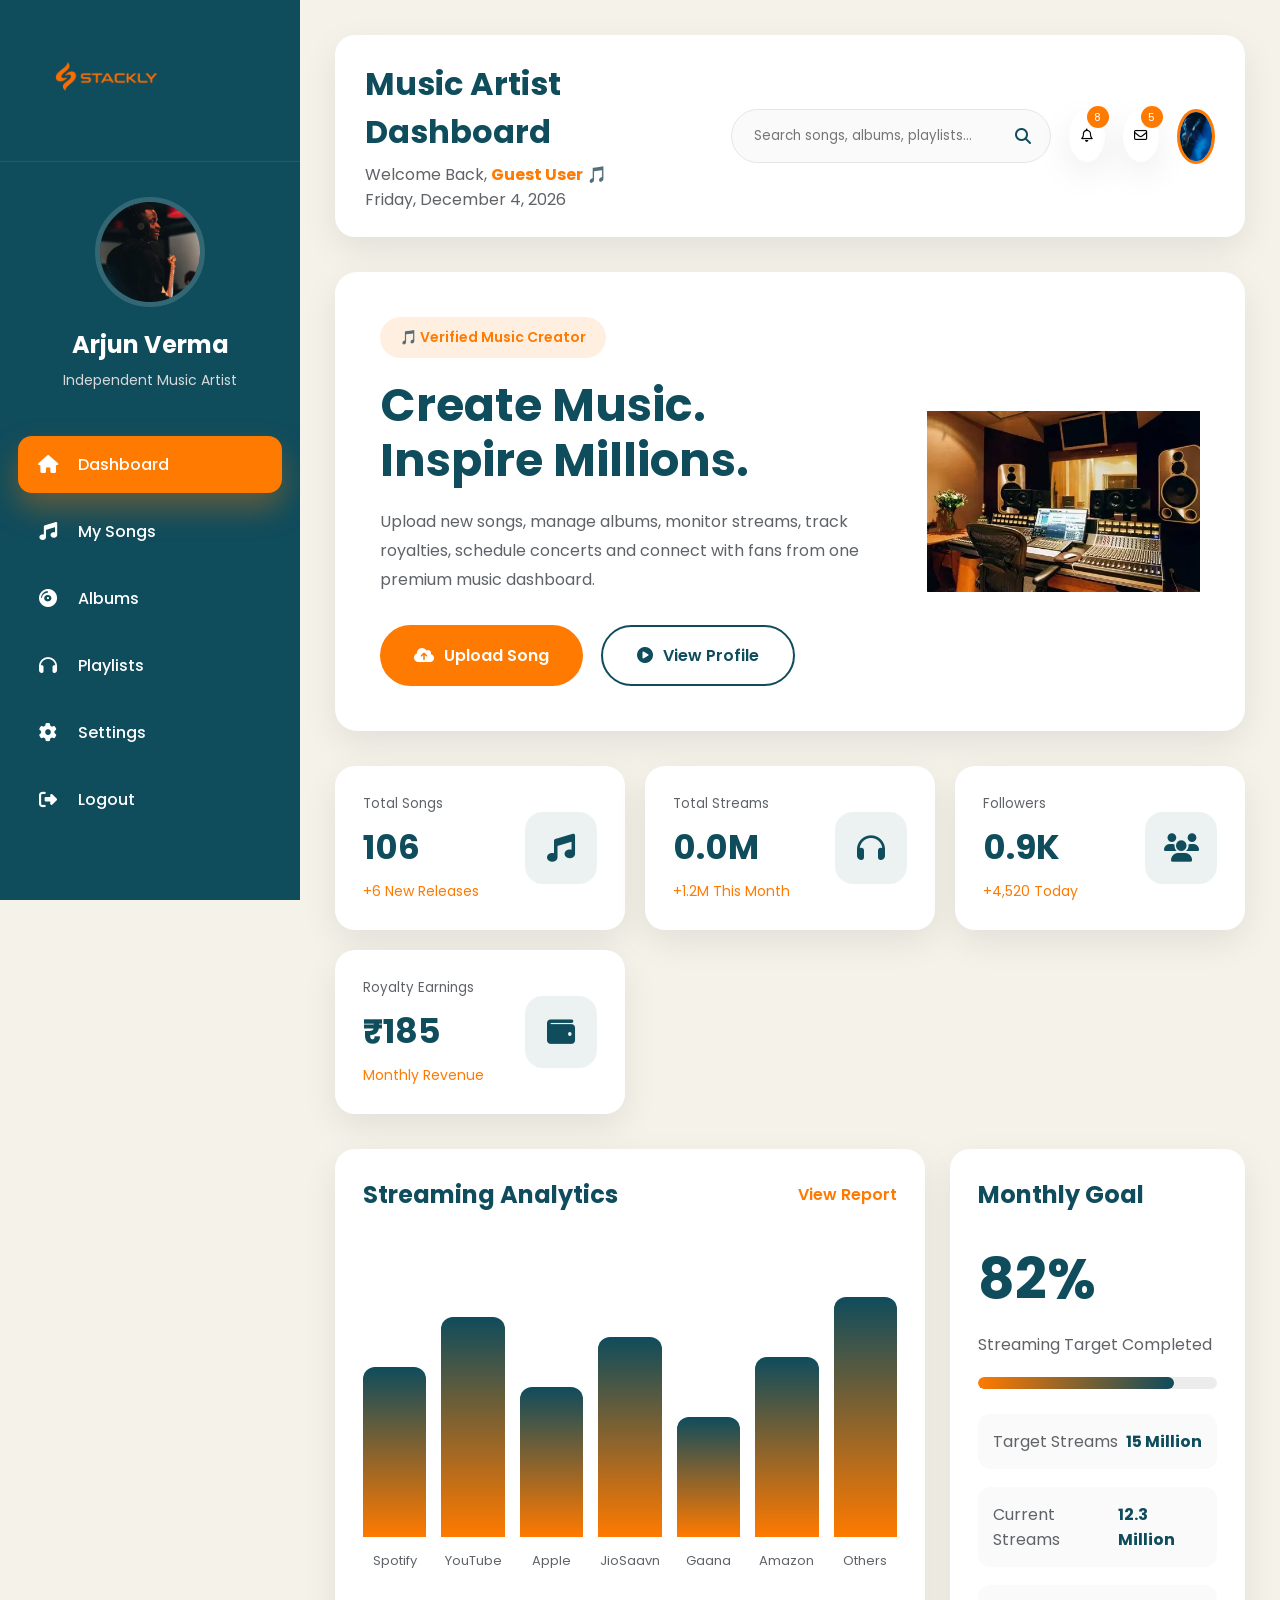
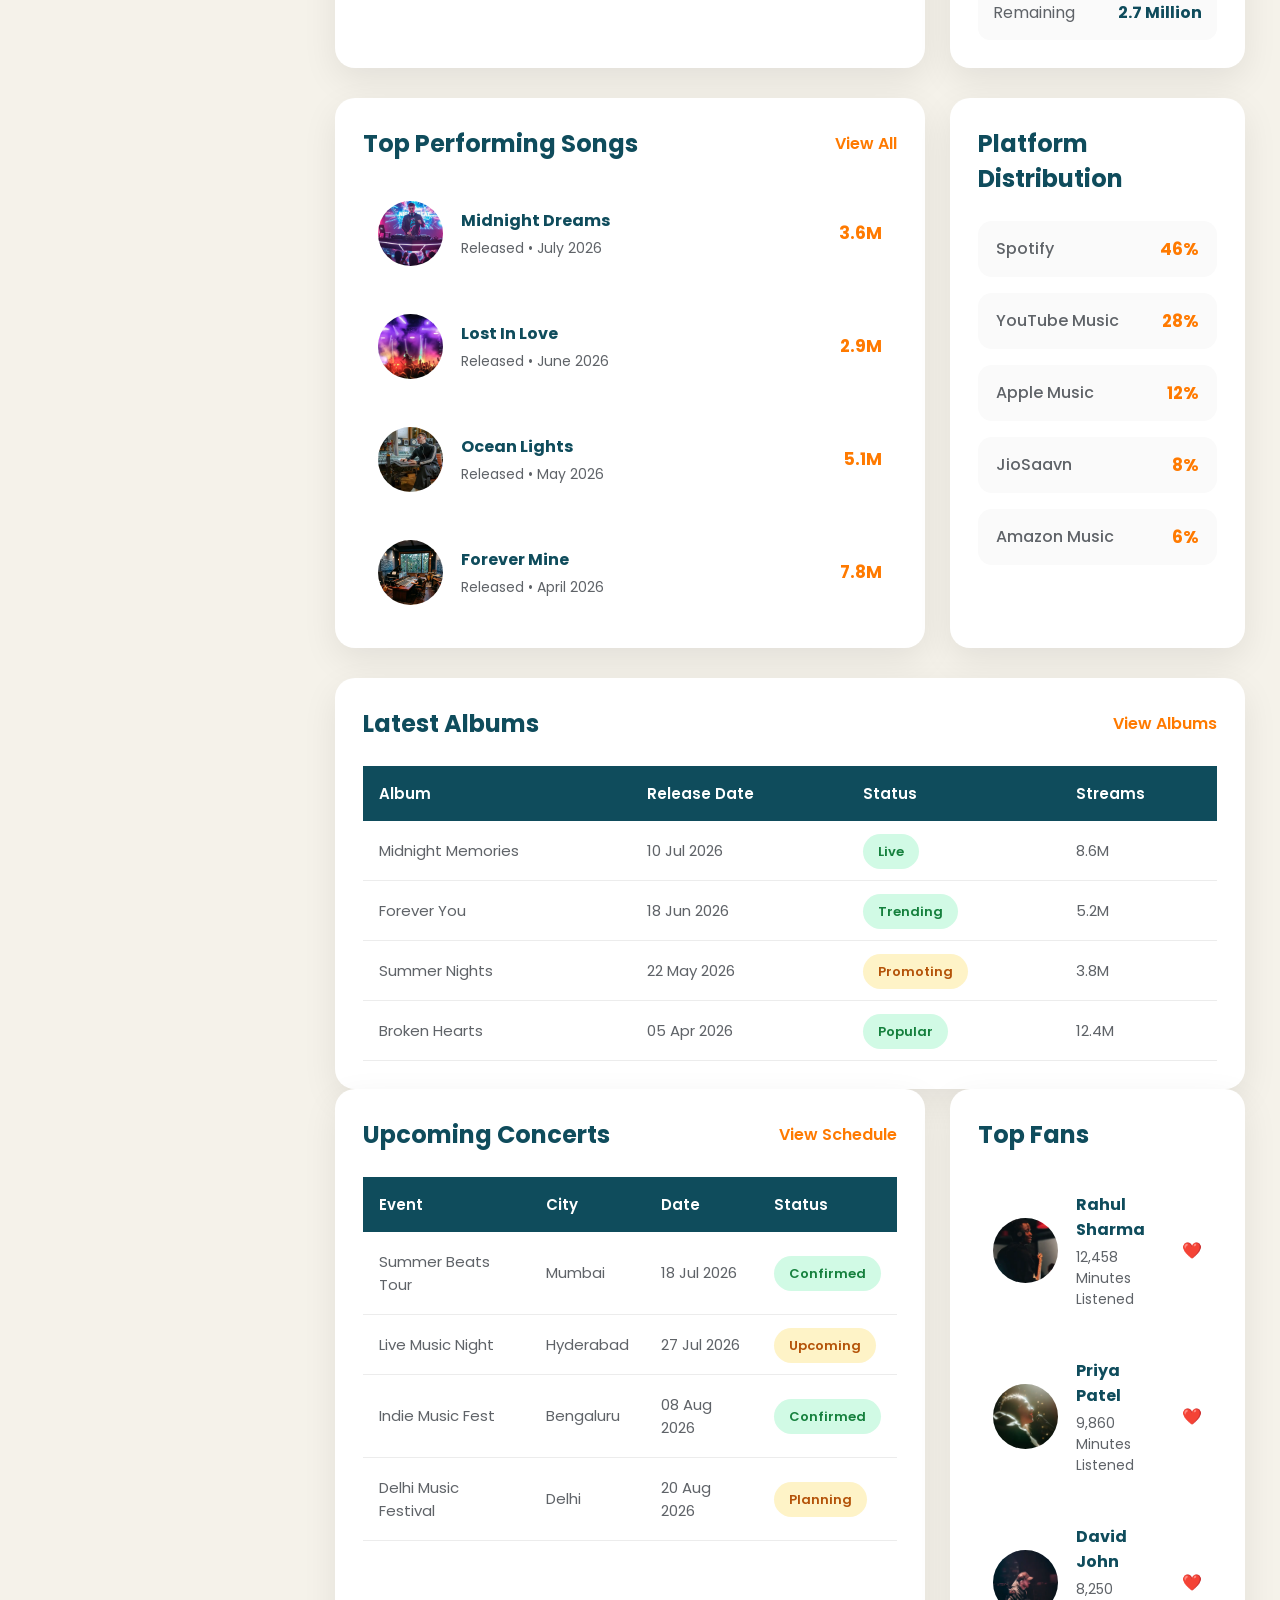
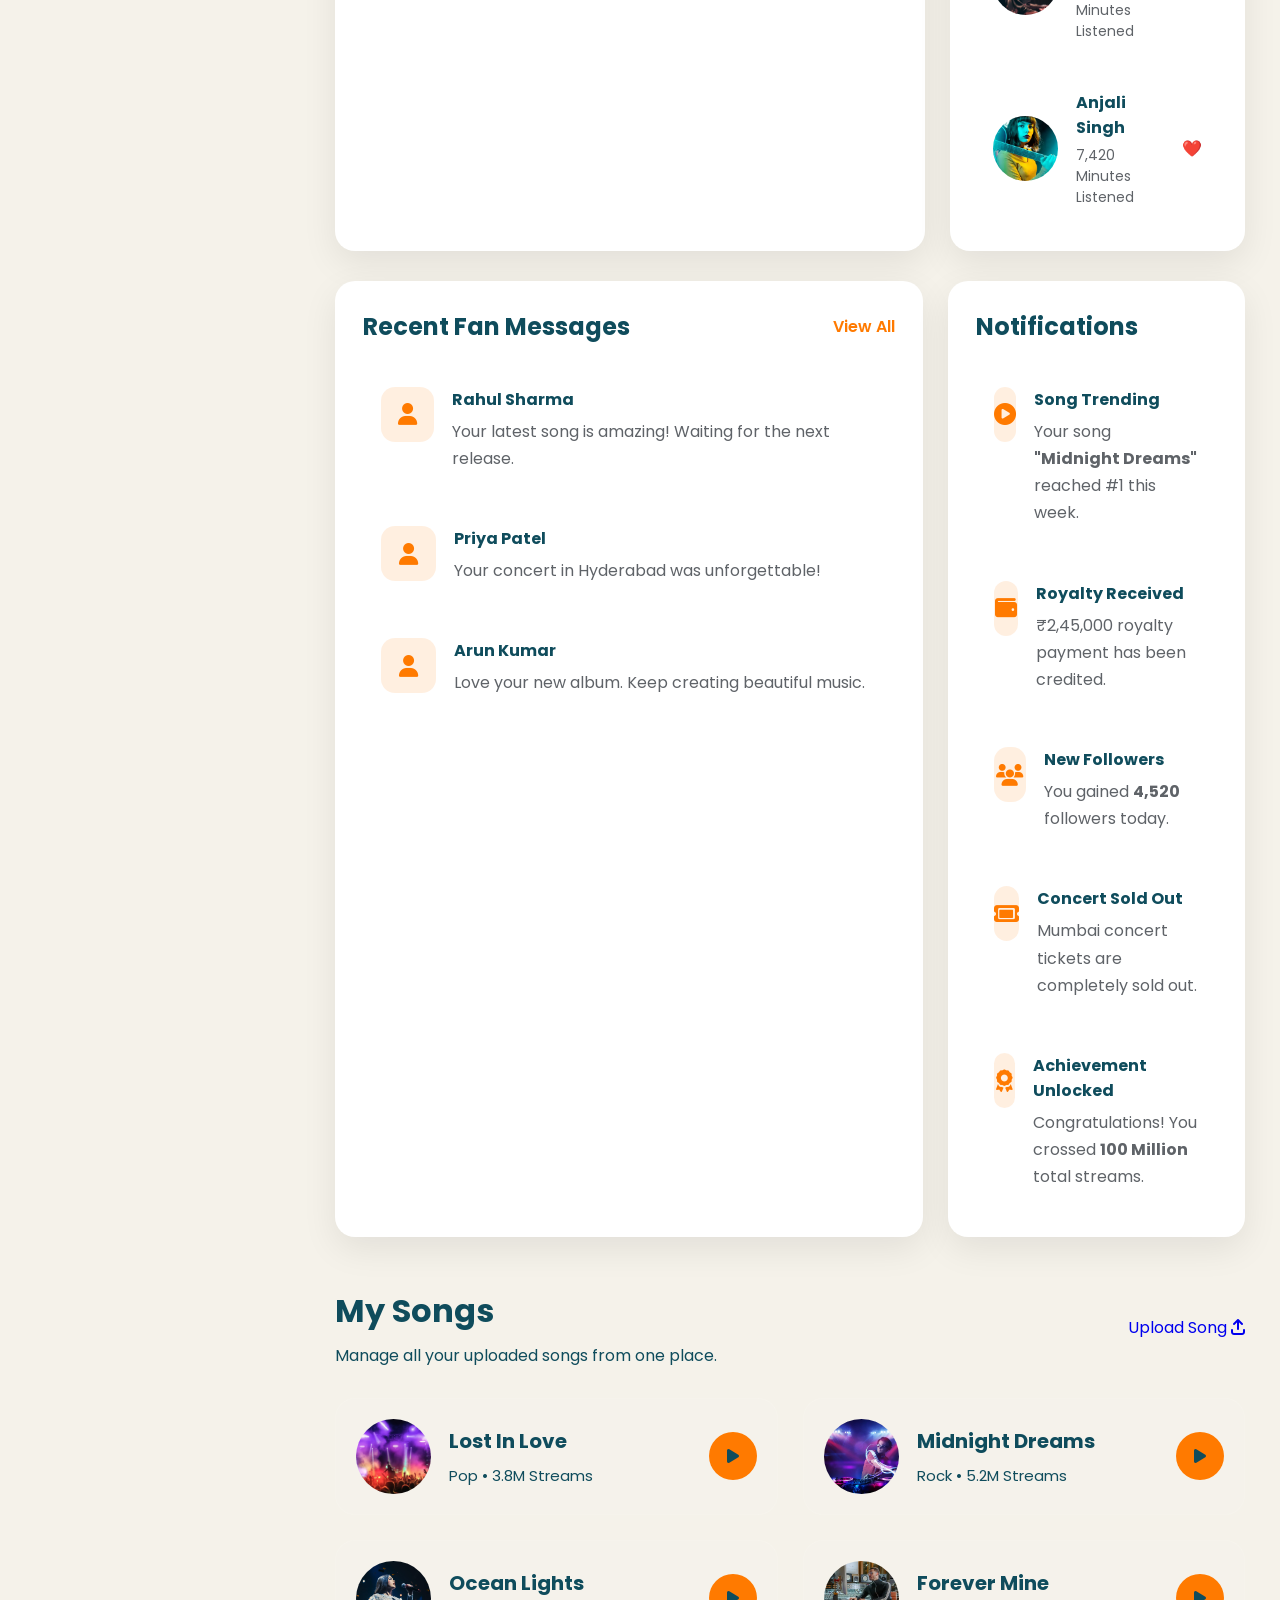
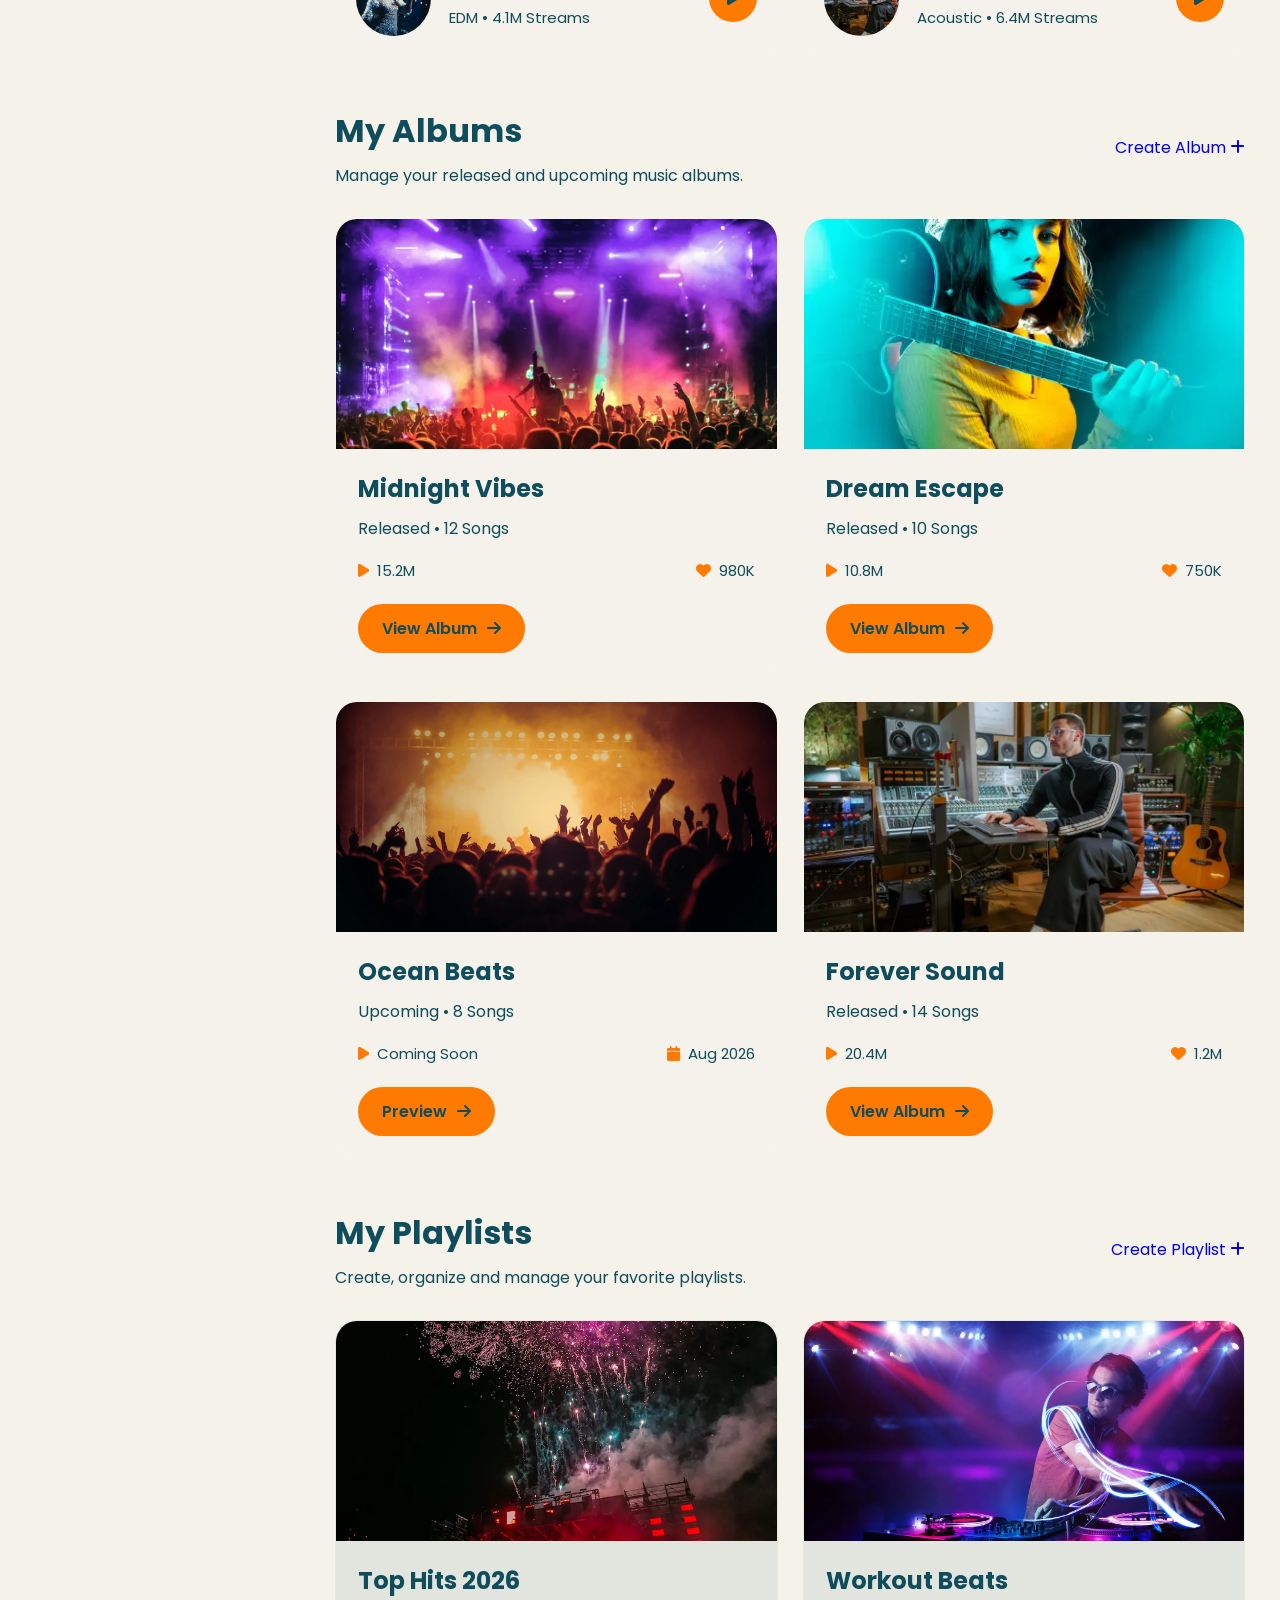
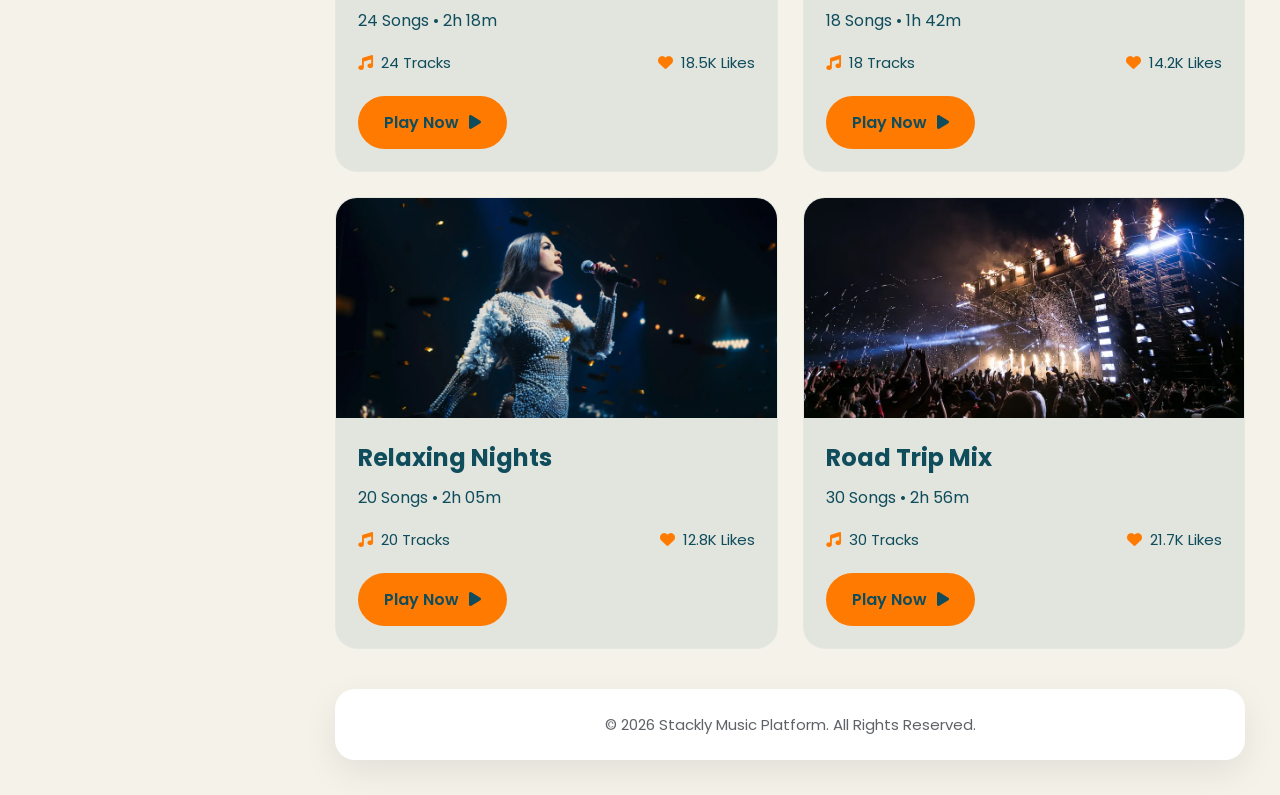
<file: artist-dashboard.html>
<!DOCTYPE html>
<html lang="en">

<head>

<meta charset="UTF-8">
<meta name="viewport" content="width=device-width, initial-scale=1.0">

<title>Music Artist Dashboard | Stackly</title>

<link rel="preconnect" href="https://fonts.googleapis.com">
<link rel="preconnect" href="https://fonts.gstatic.com" crossorigin>

<link href="https://fonts.googleapis.com/css2?family=Poppins:wght@300;400;500;600;700;800&display=swap" rel="stylesheet">

<link rel="stylesheet" href="https://cdnjs.cloudflare.com/ajax/libs/font-awesome/6.7.2/css/all.min.css">

<link rel="stylesheet" href="css/dashboard.css">

</head>

<body>

<div class="dashboard">

<!--======================
Overlay
=======================-->

<div class="sidebar-overlay"></div>

<!--======================
Sidebar
=======================-->

<aside class="sidebar">

<div class="sidebar-top">

<a href="artist-dashboard.html" class="logo">

<img src="images/stackly-orange.webp" alt="Logo">

</a>

<button class="close-sidebar">

<i class="fa-solid fa-xmark"></i>

</button>

</div>

<!-- Artist -->

<div class="artist-profile">

<div class="artist-avatar">

<img src="images/artist2.webp" alt="Artist">

</div>

<h3>Arjun Verma</h3>

<p>Independent Music Artist</p>

</div>

<!-- Menu -->

<ul class="sidebar-menu">

<li class="active">

<a href="artist-dashboard.html">

<i class="fa-solid fa-house"></i>

<span>Dashboard</span>

</a>

</li>

<li>

<a href="#songs">

<i class="fa-solid fa-music"></i>

<span>My Songs</span>

</a>

</li>

<li>

<a href="#albums">

<i class="fa-solid fa-compact-disc"></i>

<span>Albums</span>

</a>

</li>

<li>

<a href="#playlists">

<i class="fa-solid fa-headphones"></i>

<span>Playlists</span>

</a>

</li>

<li>

<a href="404.html">

<i class="fa-solid fa-gear"></i>

<span>Settings</span>

</a>

</li>

<li>

<a href="index.html">

<i class="fa-solid fa-right-from-bracket"></i>

<span>Logout</span>

</a>

</li>

</ul>

</aside>

<!--======================
Main Content
=======================-->

<main class="main-content">

<!--======================
Header
=======================-->

<header class="topbar">

<div class="top-left">

<button class="menu-toggle">

<i class="fa-solid fa-bars"></i>

</button>

<div>

<h1>Music Artist Dashboard</h1>
<p>
Welcome Back,
<strong id="userEmail">
guest@gmail.com
</strong>
🎵
<br>
<span id="currentDate"></span>
</p>

</div>

</div>

<div class="top-right">

<div class="search-box">

<input type="search" placeholder="Search songs, albums, playlists...">

<i class="fa-solid fa-magnifying-glass"></i>

</div>
<button class="icon-btn" onclick="window.location.href='404.html'">

    <i class="fa-regular fa-bell"></i>

    <span>8</span>

</button>

<button class="icon-btn" onclick="window.location.href='404.html'">

    <i class="fa-regular fa-envelope"></i>

    <span>5</span>

</button>

<div class="profile">

<img src="images/artist4.webp" alt="Profile">

</div>

</div>

</header>

<!--======================
Hero
=======================-->

<section class="hero">

<div class="hero-left">

<span class="tag">

🎵 Verified Music Creator

</span>

<h2>

Create Music.<br>

Inspire Millions.

</h2>

<p>

Upload new songs, manage albums, monitor streams,
track royalties, schedule concerts and connect
with fans from one premium music dashboard.

</p>

<div class="hero-buttons">

<a href="404.html" class="btn-primary">

<i class="fa-solid fa-cloud-arrow-up"></i>

Upload Song

</a>

<a href="404.html" class="btn-outline">

<i class="fa-solid fa-circle-play"></i>

View Profile

</a>

</div>

</div>

<div class="hero-right">

<img src="images/vocal-studio (1).webp" alt="Music Dashboard">

</div>

</section>

<!--======================
Statistics
=======================-->

<section class="stats">

<div class="stat-card">

<div>

<small>Total Songs</small>

<h3>148</h3>

<p>+6 New Releases</p>

</div>

<i class="fa-solid fa-music"></i>

</div>

<div class="stat-card">

<div>

<small>Total Streams</small>

<h3>12.8M</h3>

<p>+1.2M This Month</p>

</div>

<i class="fa-solid fa-headphones"></i>

</div>

<div class="stat-card">

<div>

<small>Followers</small>

<h3>865K</h3>

<p>+4,520 Today</p>

</div>

<i class="fa-solid fa-users"></i>

</div>

<div class="stat-card">

<div>

<small>Royalty Earnings</small>

<h3>₹18.5L</h3>

<p>Monthly Revenue</p>

</div>

<i class="fa-solid fa-wallet"></i>

</div>

</section>

<!-- Continue From Dashboard Grid -->
 <!--====================================
        DASHBOARD GRID
=====================================-->

<section class="dashboard-grid">

    <!-- Streaming Analytics -->

    <div class="dashboard-card chart-card">

        <div class="card-header">

            <h3>Streaming Analytics</h3>

            <a href="404.html">View Report</a>

        </div>

        <div class="chart-bars">

            <div class="bar" style="height:170px;">
                <span>Spotify</span>
            </div>

            <div class="bar" style="height:220px;">
                <span>YouTube</span>
            </div>

            <div class="bar" style="height:150px;">
                <span>Apple</span>
            </div>

            <div class="bar" style="height:200px;">
                <span>JioSaavn</span>
            </div>

            <div class="bar" style="height:120px;">
                <span>Gaana</span>
            </div>

            <div class="bar" style="height:180px;">
                <span>Amazon</span>
            </div>

            <div class="bar" style="height:240px;">
                <span>Others</span>
            </div>

        </div>

    </div>

    <!-- Monthly Goal -->

    <div class="dashboard-card">

        <div class="card-header">

            <h3>Monthly Goal</h3>

        </div>

        <div class="goal-box">

            <h2>82%</h2>

            <p>Streaming Target Completed</p>

            <div class="progress">

                <div class="progress-fill" style="width:82%;"></div>

            </div>

            <ul class="goal-list">

                <li>

                    <span>Target Streams</span>

                    <strong>15 Million</strong>

                </li>

                <li>

                    <span>Current Streams</span>

                    <strong>12.3 Million</strong>

                </li>

                <li>

                    <span>Remaining</span>

                    <strong>2.7 Million</strong>

                </li>

            </ul>

        </div>

    </div>

</section>

<!--====================================
        TOP SONGS
=====================================-->

<section class="dashboard-grid">

    <div class="dashboard-card">

        <div class="card-header">

            <h3>Top Performing Songs</h3>

            <a href="404.html">View All</a>

        </div>

        <div class="recent-list">

            <div class="recent-item">

                <img src="images/music5.webp" alt="Song">

                <div>

                    <h4>Midnight Dreams</h4>

                    <p>Released • July 2026</p>

                </div>

                <strong>3.6M</strong>

            </div>

            <div class="recent-item">

                <img src="images/music1.webp" alt="Song">

                <div>

                    <h4>Lost In Love</h4>

                    <p>Released • June 2026</p>

                </div>

                <strong>2.9M</strong>

            </div>

            <div class="recent-item">

                <img src="images/music4.webp" alt="Song">

                <div>

                    <h4>Ocean Lights</h4>

                    <p>Released • May 2026</p>

                </div>

                <strong>5.1M</strong>

            </div>

            <div class="recent-item">

                <img src="images/music6.webp" alt="Song">

                <div>

                    <h4>Forever Mine</h4>

                    <p>Released • April 2026</p>

                </div>

                <strong>7.8M</strong>

            </div>

        </div>

    </div>

    <!-- Platform Distribution -->

    <div class="dashboard-card">

        <div class="card-header">

            <h3>Platform Distribution</h3>

        </div>

        <div class="platform-list">

            <div class="platform-item">

                <span>Spotify</span>

                <strong>46%</strong>

            </div>

            <div class="platform-item">

                <span>YouTube Music</span>

                <strong>28%</strong>

            </div>

            <div class="platform-item">

                <span>Apple Music</span>

                <strong>12%</strong>

            </div>

            <div class="platform-item">

                <span>JioSaavn</span>

                <strong>8%</strong>

            </div>

            <div class="platform-item">

                <span>Amazon Music</span>

                <strong>6%</strong>

            </div>

        </div>

    </div>

</section>

<!--====================================
        LATEST ALBUMS
=====================================-->

<section class="dashboard-card">

    <div class="card-header">

        <h3>Latest Albums</h3>

        <a href="404.html">View Albums</a>

    </div>

    <table class="orders-table">

        <thead>

            <tr>

                <th>Album</th>

                <th>Release Date</th>

                <th>Status</th>

                <th>Streams</th>

            </tr>

        </thead>

        <tbody>

            <tr>

                <td>Midnight Memories</td>

                <td>10 Jul 2026</td>

                <td><span class="success">Live</span></td>

                <td>8.6M</td>

            </tr>

            <tr>

                <td>Forever You</td>

                <td>18 Jun 2026</td>

                <td><span class="success">Trending</span></td>

                <td>5.2M</td>

            </tr>

            <tr>

                <td>Summer Nights</td>

                <td>22 May 2026</td>

                <td><span class="pending">Promoting</span></td>

                <td>3.8M</td>

            </tr>

            <tr>

                <td>Broken Hearts</td>

                <td>05 Apr 2026</td>

                <td><span class="success">Popular</span></td>

                <td>12.4M</td>

            </tr>

        </tbody>

    </table>

</section>

<!-- Continue with:
1. Upcoming Concerts
2. Fan Messages
3. Notifications
4. Footer
5. Closing body/html tags -->
<!--====================================
        UPCOMING CONCERTS
=====================================-->

<section class="dashboard-grid">

    <div class="dashboard-card">

        <div class="card-header">

            <h3>Upcoming Concerts</h3>

            <a href="404.html">View Schedule</a>

        </div>

        <table class="orders-table">

            <thead>

                <tr>

                    <th>Event</th>
                    <th>City</th>
                    <th>Date</th>
                    <th>Status</th>

                </tr>

            </thead>

            <tbody>

                <tr>

                    <td>Summer Beats Tour</td>
                    <td>Mumbai</td>
                    <td>18 Jul 2026</td>
                    <td><span class="success">Confirmed</span></td>

                </tr>

                <tr>

                    <td>Live Music Night</td>
                    <td>Hyderabad</td>
                    <td>27 Jul 2026</td>
                    <td><span class="pending">Upcoming</span></td>

                </tr>

                <tr>

                    <td>Indie Music Fest</td>
                    <td>Bengaluru</td>
                    <td>08 Aug 2026</td>
                    <td><span class="success">Confirmed</span></td>

                </tr>

                <tr>

                    <td>Delhi Music Festival</td>
                    <td>Delhi</td>
                    <td>20 Aug 2026</td>
                    <td><span class="pending">Planning</span></td>

                </tr>

            </tbody>

        </table>

    </div>

    <!--=========================
            TOP FANS
    ==========================-->

    <div class="dashboard-card">

        <div class="card-header">

            <h3>Top Fans</h3>

        </div>

        <div class="recent-list">

            <div class="recent-item">

                <img src="images/artist2.webp" alt="">

                <div>

                    <h4>Rahul Sharma</h4>

                    <p>12,458 Minutes Listened</p>

                </div>

                ❤️

            </div>

            <div class="recent-item">

                <img src="images/artist3.webp" alt="">

                <div>

                    <h4>Priya Patel</h4>

                    <p>9,860 Minutes Listened</p>

                </div>

                ❤️

            </div>

            <div class="recent-item">

                <img src="images/artist5.webp" alt="">

                <div>

                    <h4>David John</h4>

                    <p>8,250 Minutes Listened</p>

                </div>

                ❤️

            </div>

            <div class="recent-item">

                <img src="images/artist6 (1).webp" alt="">

                <div>

                    <h4>Anjali Singh</h4>

                    <p>7,420 Minutes Listened</p>

                </div>

                ❤️

            </div>

        </div>

    </div>

</section>

<!--====================================
        RECENT MESSAGES
=====================================-->

<section class="dashboard-grid">

    <div class="dashboard-card">

        <div class="card-header">

            <h3>Recent Fan Messages</h3>

            <a href="404.html">View All</a>

        </div>

        <div class="notification-list">

            <div class="notification">

                <i class="fa-solid fa-user"></i>

                <div>

                    <h4>Rahul Sharma</h4>

                    <p>Your latest song is amazing! Waiting for the next release.</p>

                </div>

            </div>

            <div class="notification">

                <i class="fa-solid fa-user"></i>

                <div>

                    <h4>Priya Patel</h4>

                    <p>Your concert in Hyderabad was unforgettable!</p>

                </div>

            </div>

            <div class="notification">

                <i class="fa-solid fa-user"></i>

                <div>

                    <h4>Arun Kumar</h4>

                    <p>Love your new album. Keep creating beautiful music.</p>

                </div>

            </div>

        </div>

    </div>

    <!--=========================
        NOTIFICATIONS
    ==========================-->

    <div class="dashboard-card">

        <div class="card-header">

            <h3>Notifications</h3>

        </div>

        <div class="notification-list">

            <div class="notification">

                <i class="fa-solid fa-circle-play"></i>

                <div>

                    <h4>Song Trending</h4>

                    <p>Your song <strong>"Midnight Dreams"</strong> reached #1 this week.</p>

                </div>

            </div>

            <div class="notification">

                <i class="fa-solid fa-wallet"></i>

                <div>

                    <h4>Royalty Received</h4>

                    <p>₹2,45,000 royalty payment has been credited.</p>

                </div>

            </div>

            <div class="notification">

                <i class="fa-solid fa-users"></i>

                <div>

                    <h4>New Followers</h4>

                    <p>You gained <strong>4,520</strong> followers today.</p>

                </div>

            </div>

            <div class="notification">

                <i class="fa-solid fa-ticket"></i>

                <div>

                    <h4>Concert Sold Out</h4>

                    <p>Mumbai concert tickets are completely sold out.</p>

                </div>

            </div>

            <div class="notification">

                <i class="fa-solid fa-award"></i>

                <div>

                    <h4>Achievement Unlocked</h4>

                    <p>Congratulations! You crossed <strong>100 Million</strong> total streams.</p>

                </div>

            </div>

        </div>

    </div>

</section>

<section id="songs" class="dashboard-section">

    <div class="section-header">

        <div>

            <h2>My Songs</h2>

            <p>Manage all your uploaded songs from one place.</p>

        </div>

        <a href="404.html" class="hero-btn primary-btn">

            Upload Song

            <i class="fa-solid fa-arrow-up-from-bracket"></i>

        </a>

    </div>

    <div class="songs-grid">

        <div class="song-card">

            <img src="images/music1.webp" alt="Song">

            <div class="song-info">

                <h4>Lost In Love</h4>

                <p>Pop • 3.8M Streams</p>

            </div>

            <a href="404.html">

                <i class="fa-solid fa-play"></i>

            </a>

        </div>

        <div class="song-card">

            <img src="images/music2.webp" alt="Song">

            <div class="song-info">

                <h4>Midnight Dreams</h4>

                <p>Rock • 5.2M Streams</p>

            </div>

            <a href="404.html">

                <i class="fa-solid fa-play"></i>

            </a>

        </div>

        <div class="song-card">

            <img src="images/music3.webp" alt="Song">

            <div class="song-info">

                <h4>Ocean Lights</h4>

                <p>EDM • 4.1M Streams</p>

            </div>

            <a href="404.html">

                <i class="fa-solid fa-play"></i>

            </a>

        </div>

        <div class="song-card">

            <img src="images/music4.webp" alt="Song">

            <div class="song-info">

                <h4>Forever Mine</h4>

                <p>Acoustic • 6.4M Streams</p>

            </div>

            <a href="404.html">

                <i class="fa-solid fa-play"></i>

            </a>

        </div>

    </div>

</section>
<section id="albums" class="dashboard-section">

    <div class="section-header">

        <div>

            <h2>My Albums</h2>

            <p>Manage your released and upcoming music albums.</p>

        </div>

        <a href="404.html" class="hero-btn primary-btn">

            Create Album

            <i class="fa-solid fa-plus"></i>

        </a>

    </div>

    <div class="albums-grid">

        <div class="album-card">

            <img src="images/music1.webp" alt="Album">

            <div class="album-content">

                <h3>Midnight Vibes</h3>

                <p>Released • 12 Songs</p>

                <div class="album-meta">

                    <span><i class="fa-solid fa-play"></i> 15.2M</span>

                    <span><i class="fa-solid fa-heart"></i> 980K</span>

                </div>

                <a href="404.html" class="album-btn">

                    View Album

                    <i class="fa-solid fa-arrow-right"></i>

                </a>

            </div>

        </div>

        <div class="album-card">

            <img src="images/artist6 (1).webp" alt="Album">

            <div class="album-content">

                <h3>Dream Escape</h3>

                <p>Released • 10 Songs</p>

                <div class="album-meta">

                    <span><i class="fa-solid fa-play"></i> 10.8M</span>

                    <span><i class="fa-solid fa-heart"></i> 750K</span>

                </div>

                <a href="404.html" class="album-btn">

                    View Album

                    <i class="fa-solid fa-arrow-right"></i>

                </a>

            </div>

        </div>

        <div class="album-card">

            <img src="images/music10.webp" alt="Album">

            <div class="album-content">

                <h3>Ocean Beats</h3>

                <p>Upcoming • 8 Songs</p>

                <div class="album-meta">

                    <span><i class="fa-solid fa-play"></i> Coming Soon</span>

                    <span><i class="fa-solid fa-calendar"></i> Aug 2026</span>

                </div>

                <a href="404.html" class="album-btn">

                    Preview

                    <i class="fa-solid fa-arrow-right"></i>

                </a>

            </div>

        </div>

        <div class="album-card">

            <img src="images/music4.webp" alt="Album">

            <div class="album-content">

                <h3>Forever Sound</h3>

                <p>Released • 14 Songs</p>

                <div class="album-meta">

                    <span><i class="fa-solid fa-play"></i> 20.4M</span>

                    <span><i class="fa-solid fa-heart"></i> 1.2M</span>

                </div>

                <a href="404.html" class="album-btn">

                    View Album

                    <i class="fa-solid fa-arrow-right"></i>

                </a>

            </div>

        </div>

    </div>

</section>

<section id="playlists" class="dashboard-section">

    <div class="section-header">

        <div>

            <h2>My Playlists</h2>

            <p>Create, organize and manage your favorite playlists.</p>

        </div>

        <a href="404.html" class="hero-btn primary-btn">

            Create Playlist

            <i class="fa-solid fa-plus"></i>

        </a>

    </div>

    <div class="playlist-grid">

        <div class="playlist-card">

            <img src="images/music8.webp" alt="Playlist">

            <div class="playlist-content">

                <h3>Top Hits 2026</h3>

                <p>24 Songs • 2h 18m</p>

                <div class="playlist-info">

                    <span><i class="fa-solid fa-music"></i>24 Tracks</span>

                    <span><i class="fa-solid fa-heart"></i>18.5K Likes</span>

                </div>

                <a href="404.html" class="playlist-btn">

                    Play Now

                    <i class="fa-solid fa-play"></i>

                </a>

            </div>

        </div>

        <div class="playlist-card">

            <img src="images/music2.webp" alt="Playlist">

            <div class="playlist-content">

                <h3>Workout Beats</h3>

                <p>18 Songs • 1h 42m</p>

                <div class="playlist-info">

                    <span><i class="fa-solid fa-music"></i>18 Tracks</span>

                    <span><i class="fa-solid fa-heart"></i>14.2K Likes</span>

                </div>

                <a href="404.html" class="playlist-btn">

                    Play Now

                    <i class="fa-solid fa-play"></i>

                </a>

            </div>

        </div>

        <div class="playlist-card">

            <img src="images/music3.webp" alt="Playlist">

            <div class="playlist-content">

                <h3>Relaxing Nights</h3>

                <p>20 Songs • 2h 05m</p>

                <div class="playlist-info">

                    <span><i class="fa-solid fa-music"></i>20 Tracks</span>

                    <span><i class="fa-solid fa-heart"></i>12.8K Likes</span>

                </div>

                <a href="404.html" class="playlist-btn">

                    Play Now

                    <i class="fa-solid fa-play"></i>

                </a>

            </div>

        </div>

        <div class="playlist-card">

            <img src="images/music7.webp" alt="Playlist">

            <div class="playlist-content">

                <h3>Road Trip Mix</h3>

                <p>30 Songs • 2h 56m</p>

                <div class="playlist-info">

                    <span><i class="fa-solid fa-music"></i>30 Tracks</span>

                    <span><i class="fa-solid fa-heart"></i>21.7K Likes</span>

                </div>

                <a href="404.html" class="playlist-btn">

                    Play Now

                    <i class="fa-solid fa-play"></i>

                </a>

            </div>

        </div>

    </div>

</section>

<!--====================================
        FOOTER
=====================================-->

<footer class="dashboard-footer">

    <p>

        © 2026 Stackly Music Platform. All Rights Reserved.

    </p>

</footer>

</main>

</div>

<script src="js/dashboard.js"></script>

</body>

</html>
</file>
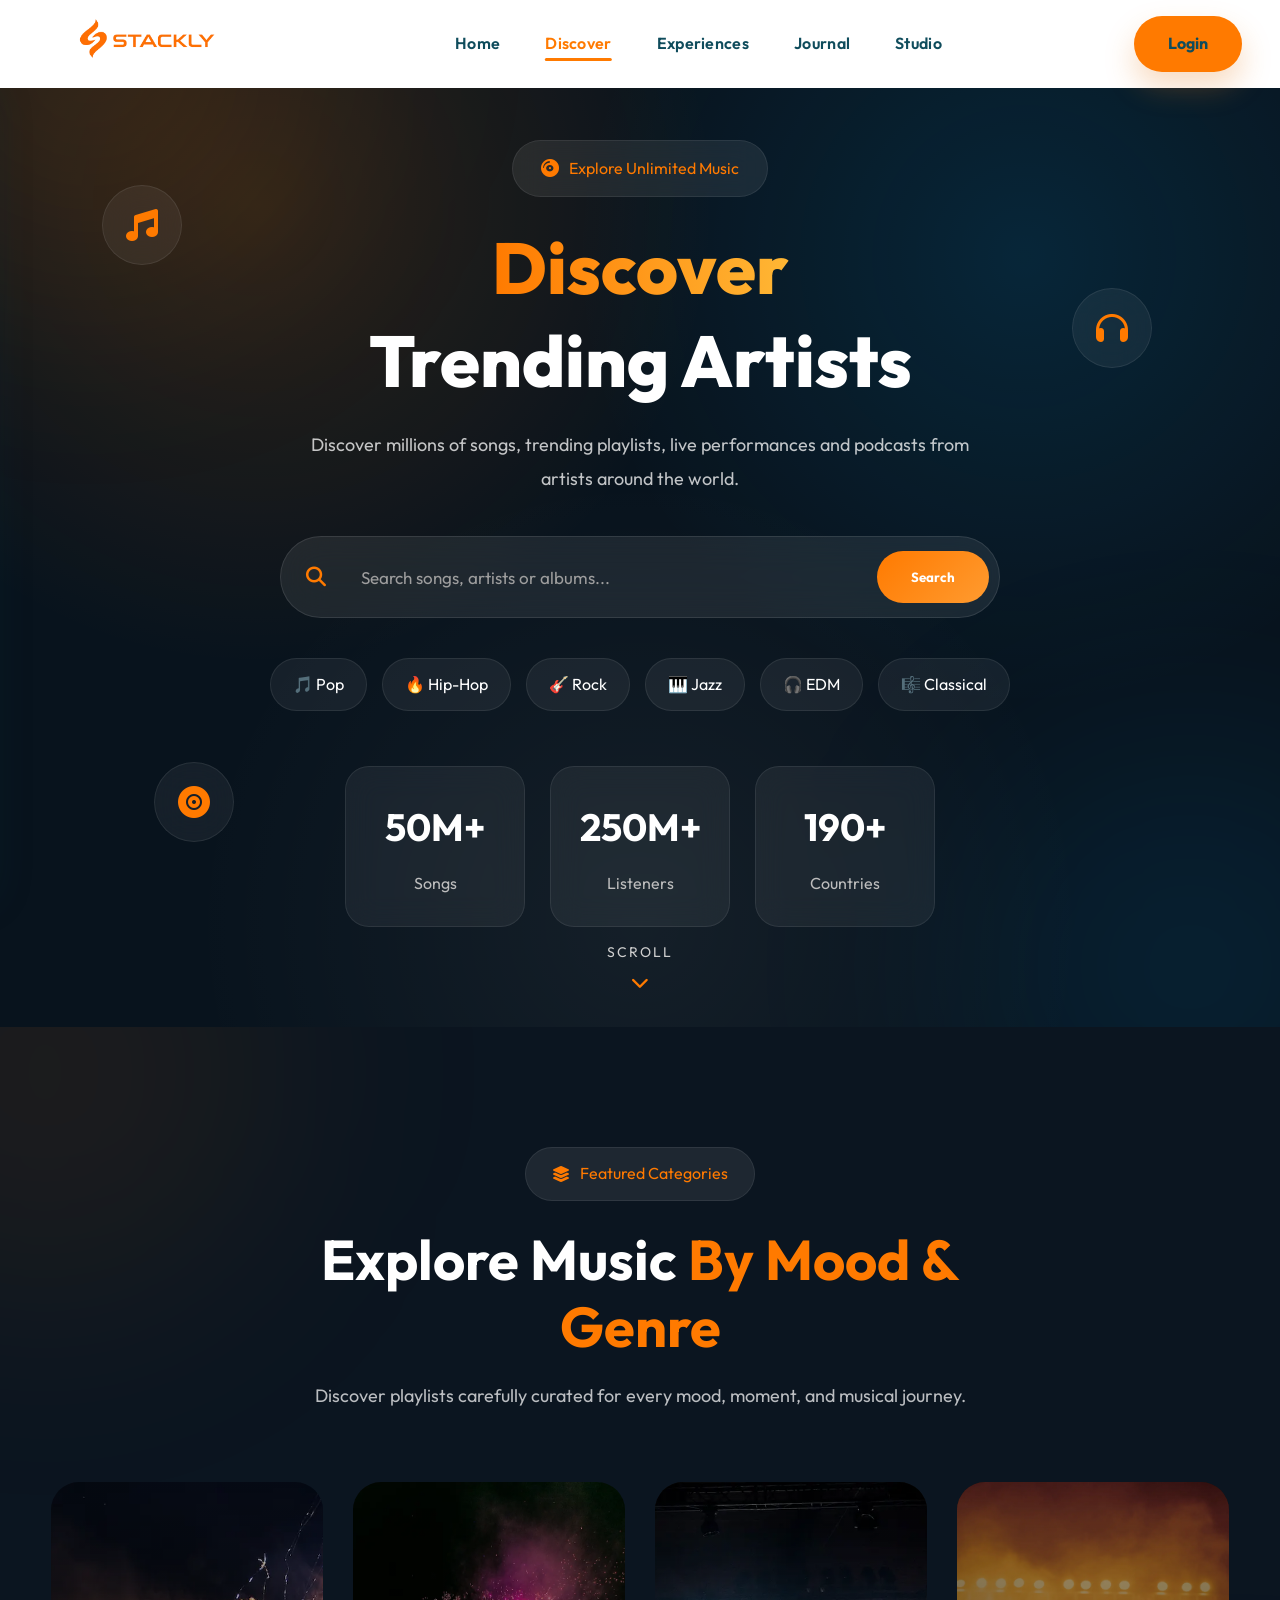
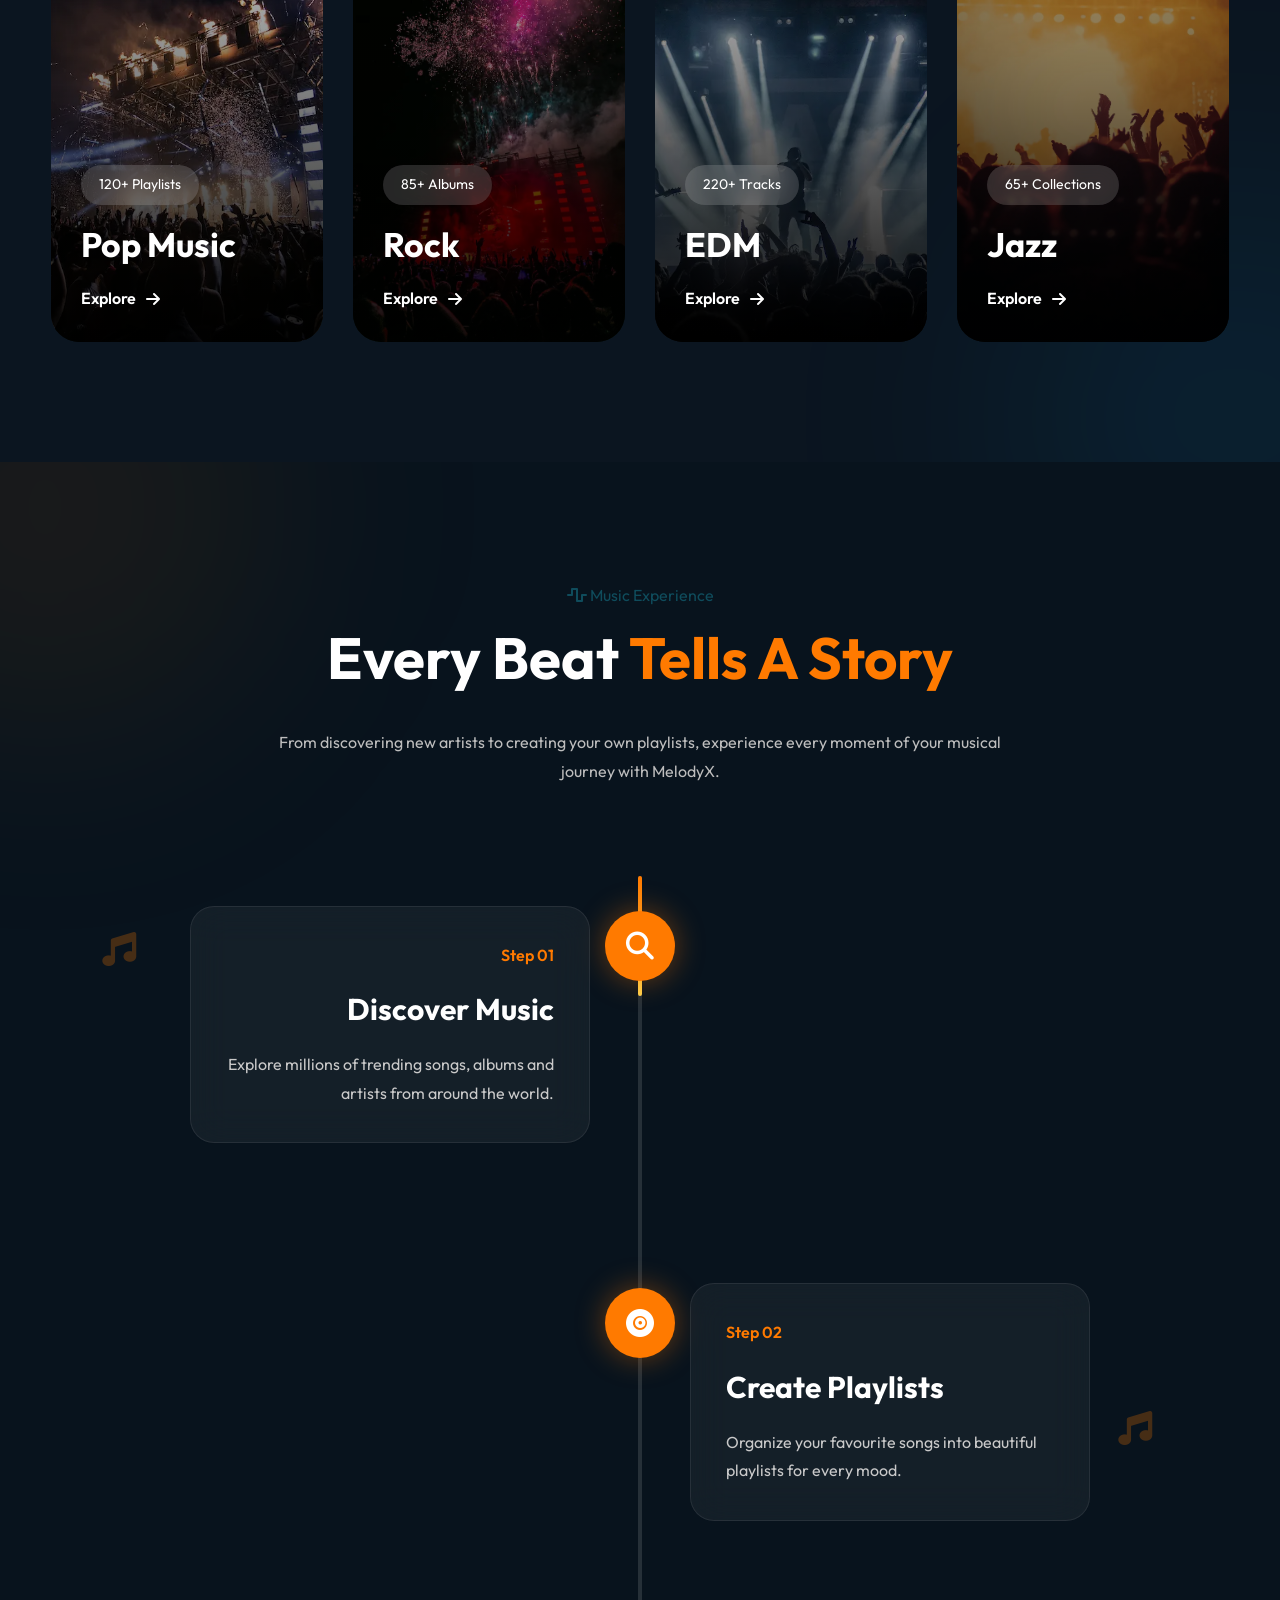
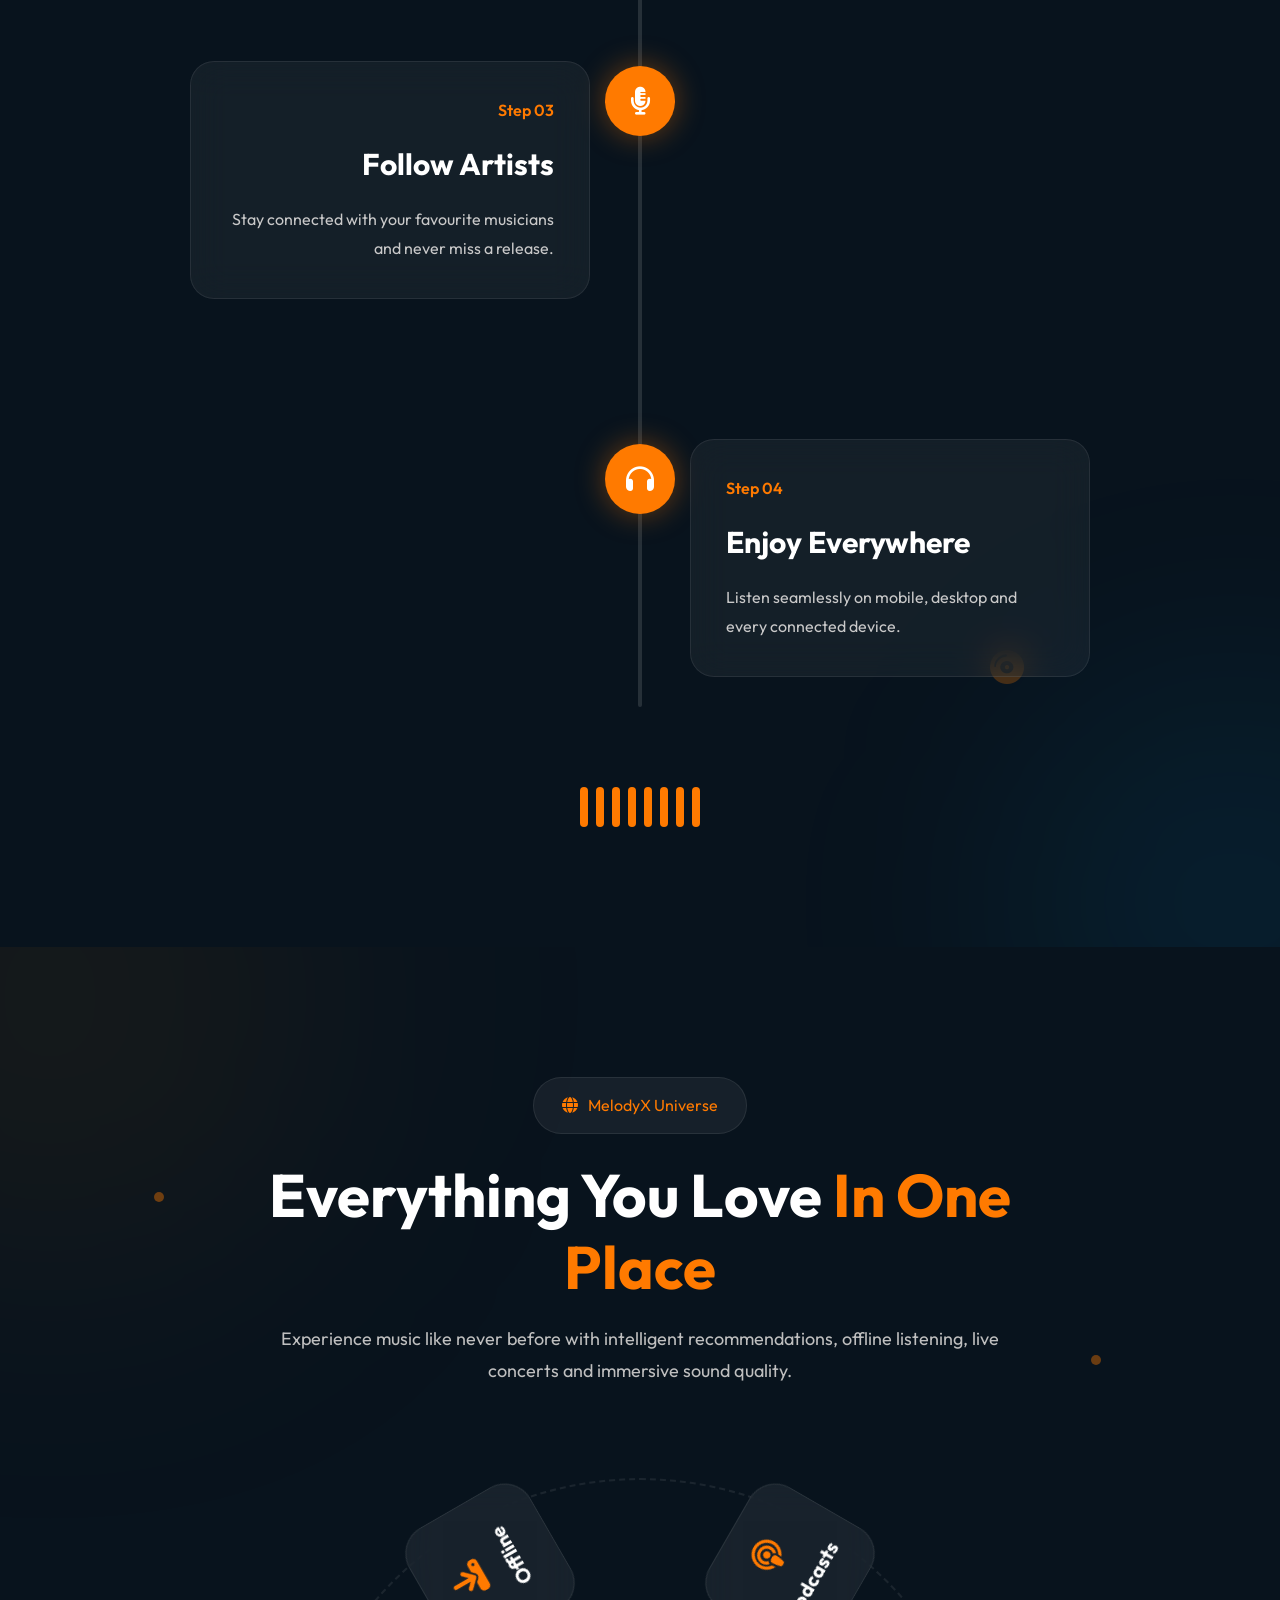
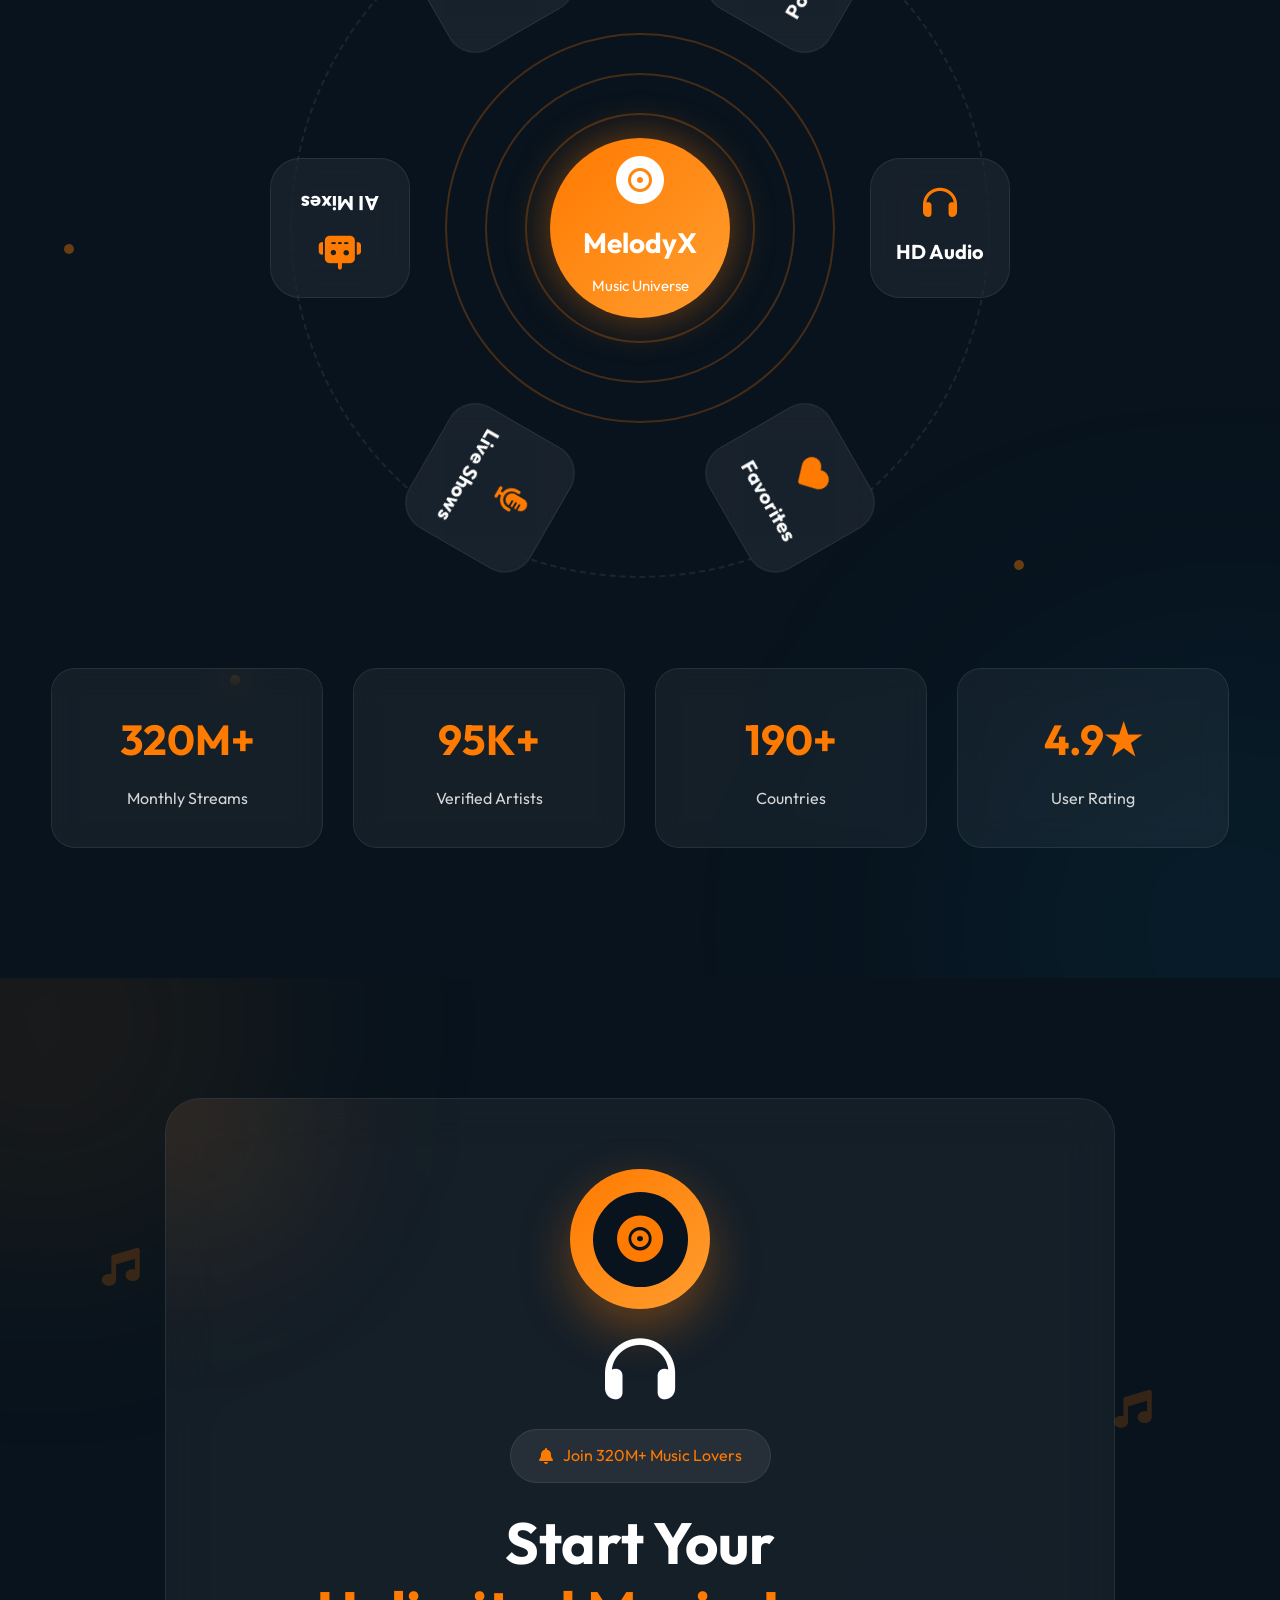
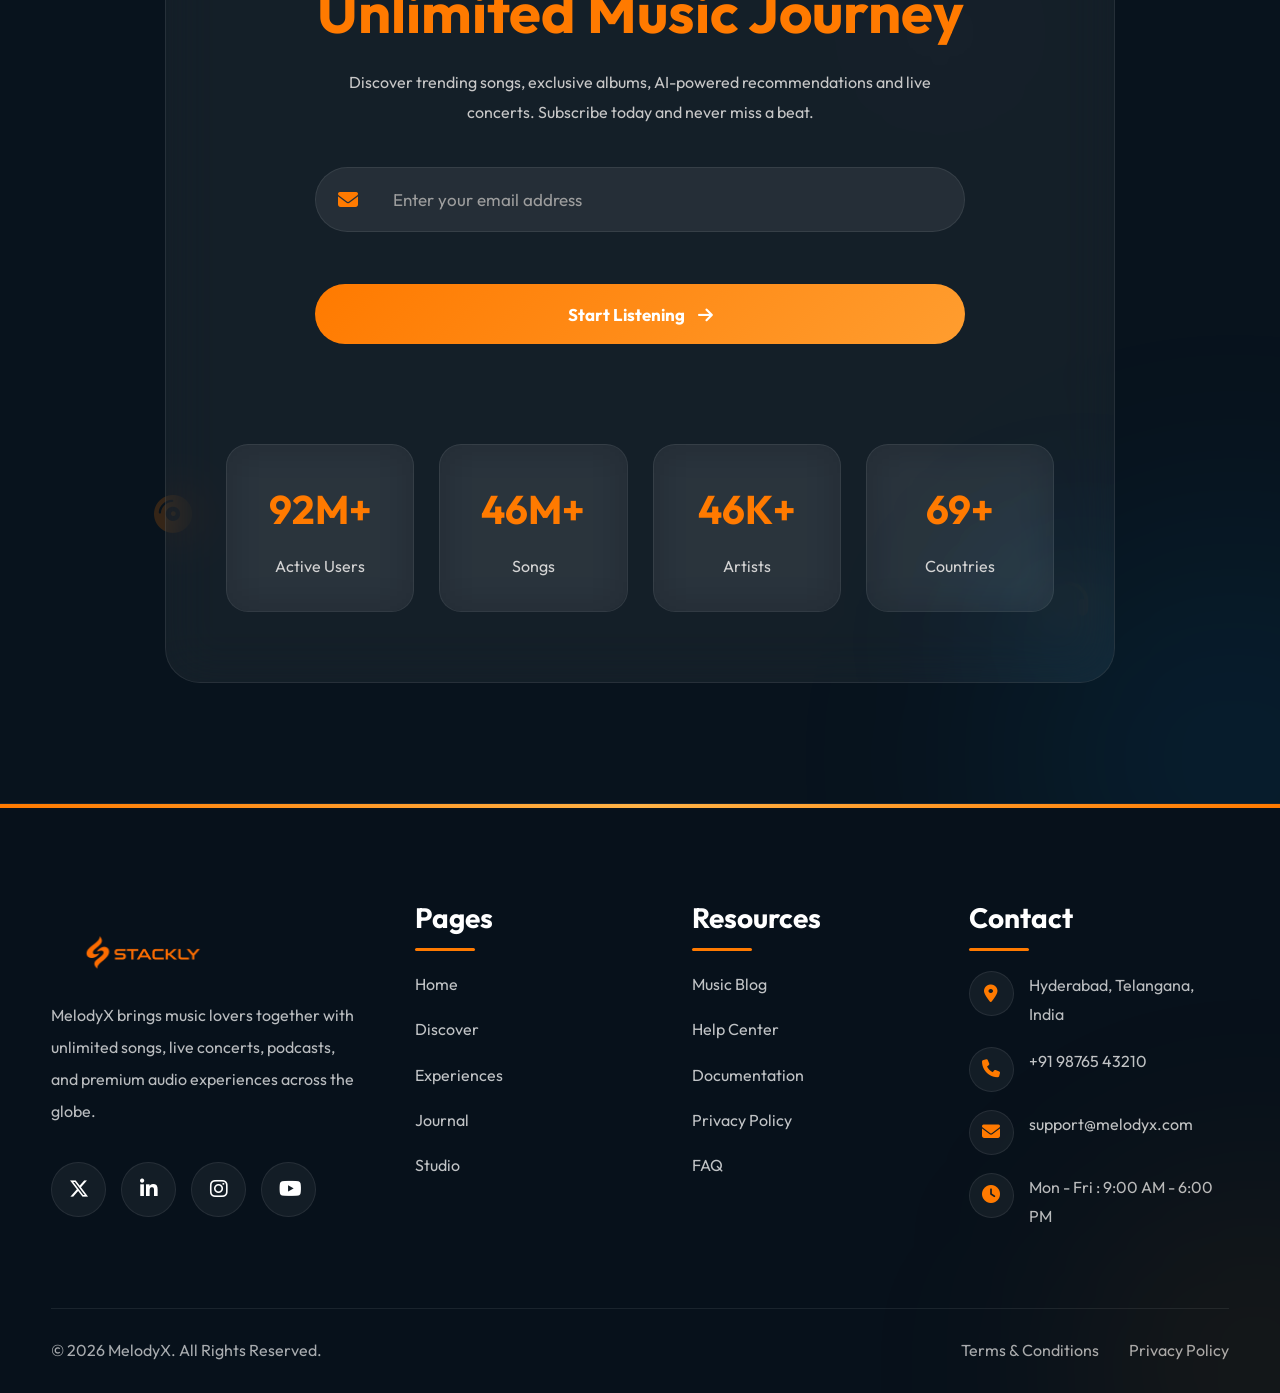
<file: discover.html>
<!DOCTYPE html>
<html lang="en">

<head>

    <!-- Basic -->
    <meta charset="UTF-8">
    <meta name="viewport" content="width=device-width, initial-scale=1.0">

    <!-- SEO -->
    <meta name="description" content="Premium Modern Website Theme">
    <meta name="keywords" content="HTML, CSS, JavaScript, Premium Theme">
    <meta name="author" content="Stackly">

    <title>Stackly | Premium Theme</title>

    <!-- Google Fonts -->
    <link rel="preconnect" href="https://fonts.googleapis.com">

    <link rel="preconnect"
          href="https://fonts.gstatic.com"
          crossorigin>

    <link href="https://fonts.googleapis.com/css2?family=Outfit:wght@300;400;500;600;700;800&display=swap"
          rel="stylesheet">

    <!-- Font Awesome -->

    <link rel="stylesheet"
          href="https://cdnjs.cloudflare.com/ajax/libs/font-awesome/6.7.2/css/all.min.css">

    <!-- Global CSS -->

    <link rel="stylesheet" href="css/global.css">

    <!-- Home CSS -->

    <link rel="stylesheet" href="css/discover.css">

</head>

<body>

    <!--=================================
            PAGE LOADER
    ==================================-->
<!--=========================
        LOADER
==========================-->

<div class="loader">

    <div class="loader-wrapper">

        <span class="ring ring-one"></span>

        <span class="ring ring-two"></span>

        <span class="glow"></span>

        <img src="images/stackly-orange.webp"
             alt="Stackly Logo"
             class="loader-logo">

        <h2 class="loader-text">

            Premium Experience

        </h2>

    </div>

</div>

    <!--=================================
            HEADER START
    ==================================-->

    <header class="header">

        <div class="header-container">

            <!-- Logo -->

            <a href="index.html"
               class="logo">

                <img src="images/stackly-orange.webp"
                  class="logo-image"
                     alt="Stackly Logo">

            </a>

            <!-- Desktop Navigation -->

            <nav class="desktop-nav">

                <ul class="nav-links">

                    <li>
                        <a href="index.html">
                            Home
                        </a>
                    </li>

                    <li>
                        <a href="discover.html">
                            Discover
                        </a>
                    </li>

                    <li>
                        <a href="experiences.html">
                            Experiences
                        </a>
                    </li>

                    <li>
                        <a href="journal.html">
                            Journal
                        </a>
                    </li>

                    <li>
                        <a href="studio.html">
                            Studio
                        </a>
                    </li>

                </ul>

            </nav>

            <!-- Login Button -->

            <div class="nav-action">

                <a href="login.html"
                   class="login-btn">

                    Login

                </a>

            </div>

            <!-- Mobile Menu Button -->

            <button class="menu-toggle"
                    id="menuToggle"
                    aria-label="Open Navigation">

                <span></span>
                <span></span>
                <span></span>

            </button>

        </div>

    </header>

    <!--=================================
            HEADER END
    ==================================-->



    <!--=================================
            MOBILE OVERLAY
    ==================================-->

    <div class="menu-overlay"></div>



    <!--=================================
            MOBILE DRAWER
    ==================================-->

    <aside class="mobile-menu">

        <nav>

            <ul>

                <li>

                    <a href="index.html">

                        Home

                    </a>

                </li>

                <li>

                    <a href="discover.html"class="active">

                        Discover

                    </a>

                </li>

                <li>

                    <a href="experiences.html">

                        Experiences

                    </a>

                </li>

                <li>

                    <a href="journal.html">

                        Journal

                    </a>

                </li>

                <li>

                    <a href="studio.html">

                        Studio

                    </a>

                </li>

                <li class="mobile-login">

                    <a href="login.html">

                        Login

                    </a>

                </li>

            </ul>

        </nav>

    </aside>

    <!--=========================================
            DISCOVER HERO
==========================================-->

<section class="discover-hero">

    <div class="discover-bg"></div>

    <div class="container">

        <div class="discover-content">

            <span class="discover-tag">

                <i class="fa-solid fa-compact-disc"></i>

                Explore Unlimited Music

            </span>

            <h1>

                <span class="gradient-text">

                    Discover

                </span>

                <span class="changing-word">

                    Amazing Music

                </span>

            </h1>

            <p>

                Discover millions of songs, trending playlists,
                live performances and podcasts from artists
                around the world.

            </p>

            <!-- SEARCH -->

            <div class="discover-search">

                <i class="fa-solid fa-magnifying-glass"></i>

                <input
                    type="text"
                    placeholder="Search songs, artists or albums...">

               <button type="button" onclick="window.location.href='404.html'">

               Search

                </button>

            </div>

            <!-- GENRES -->

            <div class="genre-list">

                <span>🎵 Pop</span>

                <span>🔥 Hip-Hop</span>

                <span>🎸 Rock</span>

                <span>🎹 Jazz</span>

                <span>🎧 EDM</span>

                <span>🎼 Classical</span>

            </div>

            <!-- STATS -->

            <div class="discover-stats">

                <div>

                    <h3>50M+</h3>

                    <p>Songs</p>

                </div>

                <div>

                    <h3>250M+</h3>

                    <p>Listeners</p>

                </div>

                <div>

                    <h3>190+</h3>

                    <p>Countries</p>

                </div>

            </div>

        </div>

    </div>

    <!-- Floating Icons -->

    <div class="music-icon note1">
        <i class="fa-solid fa-music"></i>
    </div>

    <div class="music-icon note2">
        <i class="fa-solid fa-headphones"></i>
    </div>

    <div class="music-icon note3">
        <i class="fa-solid fa-record-vinyl"></i>
    </div>

    <!-- Scroll -->

    <div class="scroll-down">

        <span>Scroll</span>

        <i class="fa-solid fa-chevron-down"></i>

    </div>

</section>

<!--=========================================
        FEATURED CATEGORIES
==========================================-->

<section class="featured-categories">

    <div class="container">

        <div class="section-header">

            <span class="section-tag">
                <i class="fa-solid fa-layer-group"></i>
                Featured Categories
            </span>

            <h2>
                Explore Music
                <span>By Mood & Genre</span>
            </h2>

            <p>
                Discover playlists carefully curated for every mood,
                moment, and musical journey.
            </p>

        </div>

        <div class="category-grid">

            <!-- Card 1 -->

            <div class="category-card">

                <img src="images/music7.webp" alt="Pop">

                <div class="overlay"></div>

                <div class="category-content">

                    <span>120+ Playlists</span>

                    <h3>Pop Music</h3>

                    <a href="404.html">Explore <i class="fa-solid fa-arrow-right"></i></a>

                </div>

            </div>

            <!-- Card 2 -->

            <div class="category-card">

                <img src="images/music8.webp" alt="Rock">

                <div class="overlay"></div>

                <div class="category-content">

                    <span>85+ Albums</span>

                    <h3>Rock</h3>

                    <a href="404.html">Explore <i class="fa-solid fa-arrow-right"></i></a>

                </div>

            </div>

            <!-- Card 3 -->

            <div class="category-card">

                <img src="images/music9.webp" alt="EDM">

                <div class="overlay"></div>

                <div class="category-content">

                    <span>220+ Tracks</span>

                    <h3>EDM</h3>

                    <a href="404.html">Explore <i class="fa-solid fa-arrow-right"></i></a>

                </div>

            </div>

            <!-- Card 4 -->

            <div class="category-card">

                <img src="images/music10.webp" alt="Jazz">

                <div class="overlay"></div>

                <div class="category-content">

                    <span>65+ Collections</span>

                    <h3>Jazz</h3>

                    <a href="404.html">Explore <i class="fa-solid fa-arrow-right"></i></a>

                </div>

            </div>

        </div>

    </div>

</section>


<!--=========================================
        MUSIC EXPERIENCE TIMELINE
==========================================-->

<section class="music-experience">

    <div class="container">

        <!-- Section Heading -->

        <div class="section-header">

            <span class="section-tag">

                <i class="fa-solid fa-wave-square"></i>

                Music Experience

            </span>

            <h2>

                Every Beat
                <span>Tells A Story</span>

            </h2>

            <p>

                From discovering new artists to creating your own playlists,
                experience every moment of your musical journey with MelodyX.

            </p>

        </div>

        <!-- Timeline -->

        <div class="music-timeline">

            <!-- Animated Line -->

            <div class="timeline-line">

                <div class="line-glow"></div>

            </div>

            <!-- Step 1 -->

            <div class="timeline-item left">

                <div class="timeline-icon">

                    <i class="fa-solid fa-magnifying-glass"></i>

                </div>

                <div class="timeline-content">

                    <span>Step 01</span>

                    <h3>Discover Music</h3>

                    <p>

                        Explore millions of trending songs,
                        albums and artists from around the world.

                    </p>

                </div>

            </div>

            <!-- Step 2 -->

            <div class="timeline-item right">

                <div class="timeline-icon vinyl">

                    <i class="fa-solid fa-record-vinyl"></i>

                </div>

                <div class="timeline-content">

                    <span>Step 02</span>

                    <h3>Create Playlists</h3>

                    <p>

                        Organize your favourite songs into
                        beautiful playlists for every mood.

                    </p>

                </div>

            </div>

            <!-- Step 3 -->

            <div class="timeline-item left">

                <div class="timeline-icon">

                    <i class="fa-solid fa-microphone-lines"></i>

                </div>

                <div class="timeline-content">

                    <span>Step 03</span>

                    <h3>Follow Artists</h3>

                    <p>

                        Stay connected with your favourite
                        musicians and never miss a release.

                    </p>

                </div>

            </div>

            <!-- Step 4 -->

            <div class="timeline-item right">

                <div class="timeline-icon">

                    <i class="fa-solid fa-headphones"></i>

                </div>

                <div class="timeline-content">

                    <span>Step 04</span>

                    <h3>Enjoy Everywhere</h3>

                    <p>

                        Listen seamlessly on mobile,
                        desktop and every connected device.

                    </p>

                </div>

            </div>

        </div>

        <!-- Equalizer -->

        <div class="equalizer">

            <span></span>
            <span></span>
            <span></span>
            <span></span>
            <span></span>
            <span></span>
            <span></span>
            <span></span>

        </div>

    </div>

    <!-- Floating Music Notes -->

    <div class="floating-note note-1">

        <i class="fa-solid fa-music"></i>

    </div>

    <div class="floating-note note-2">

        <i class="fa-solid fa-music"></i>

    </div>

    <div class="floating-note note-3">

        <i class="fa-solid fa-compact-disc"></i>

    </div>

</section>

<!--=========================================
        MUSIC UNIVERSE
==========================================-->

<section class="music-universe">

    <div class="container">

        <!-- Heading -->

        <div class="section-header">

            <span class="section-tag">

                <i class="fa-solid fa-globe"></i>

                MelodyX Universe

            </span>

            <h2>

                Everything You Love
                <span>In One Place</span>

            </h2>

            <p>

                Experience music like never before with intelligent recommendations,
                offline listening, live concerts and immersive sound quality.

            </p>

        </div>

        <!-- Orbit Area -->

        <div class="orbit-wrapper">

            <!-- Center Circle -->

            <div class="center-orbit">

                <div class="pulse-ring ring1"></div>

                <div class="pulse-ring ring2"></div>

                <div class="pulse-ring ring3"></div>

                <div class="center-disc">

                    <i class="fa-solid fa-record-vinyl"></i>

                    <h3>MelodyX</h3>

                    <p>Music Universe</p>

                </div>

            </div>

            <!-- Orbit -->

            <div class="orbit-circle">

                <!-- Feature 1 -->

                <div class="orbit-item item1">

                    <div class="orbit-card">

                        <i class="fa-solid fa-headphones"></i>

                        <h4>HD Audio</h4>

                    </div>

                </div>

                <!-- Feature 2 -->

                <div class="orbit-item item2">

                    <div class="orbit-card">

                        <i class="fa-solid fa-heart"></i>

                        <h4>Favorites</h4>

                    </div>

                </div>

                <!-- Feature 3 -->

                <div class="orbit-item item3">

                    <div class="orbit-card">

                        <i class="fa-solid fa-microphone-lines"></i>

                        <h4>Live Shows</h4>

                    </div>

                </div>

                <!-- Feature 4 -->

                <div class="orbit-item item4">

                    <div class="orbit-card">

                        <i class="fa-solid fa-robot"></i>

                        <h4>AI Mixes</h4>

                    </div>

                </div>

                <!-- Feature 5 -->

                <div class="orbit-item item5">

                    <div class="orbit-card">

                        <i class="fa-solid fa-download"></i>

                        <h4>Offline</h4>

                    </div>

                </div>

                <!-- Feature 6 -->

                <div class="orbit-item item6">

                    <div class="orbit-card">

                        <i class="fa-solid fa-podcast"></i>

                        <h4>Podcasts</h4>

                    </div>

                </div>

            </div>

        </div>

        <!-- Bottom Stats -->

        <div class="universe-stats">

            <div class="universe-box">

                <h3>320M+</h3>

                <span>Monthly Streams</span>

            </div>

            <div class="universe-box">

                <h3>95K+</h3>

                <span>Verified Artists</span>

            </div>

            <div class="universe-box">

                <h3>190+</h3>

                <span>Countries</span>

            </div>

            <div class="universe-box">

                <h3>4.9★</h3>

                <span>User Rating</span>

            </div>

        </div>

    </div>

    <!-- Floating Particles -->

    <span class="particle p1"></span>
    <span class="particle p2"></span>
    <span class="particle p3"></span>
    <span class="particle p4"></span>
    <span class="particle p5"></span>

</section>


<!--=========================================
        FINAL CTA SECTION
==========================================-->

<section class="final-cta" id="join">

    <div class="container">

        <div class="cta-wrapper">

            <!-- Background Shapes -->

            <span class="shape shape1"></span>
            <span class="shape shape2"></span>
            <span class="shape shape3"></span>

            <!-- Rotating Vinyl -->

            <div class="cta-vinyl">

                <div class="vinyl-inner">

                    <i class="fa-solid fa-record-vinyl"></i>

                </div>

            </div>

            <!-- Headphones -->

            <div class="cta-headphones">

                <i class="fa-solid fa-headphones"></i>

            </div>

            <!-- Content -->

            <div class="cta-content">

                <span class="cta-tag">

                    <i class="fa-solid fa-bell"></i>

                    Join 320M+ Music Lovers

                </span>

                <h2>

                    Start Your
                    <span>Unlimited Music Journey</span>

                </h2>

                <p>

                    Discover trending songs, exclusive albums,
                    AI-powered recommendations and live concerts.
                    Subscribe today and never miss a beat.

                </p>

            </div>

            <!-- Newsletter Form -->

            <form id="newsletterForm" class="newsletter-form" novalidate>

                <div class="input-group">

                    <i class="fa-solid fa-envelope"></i>

                    <input
                        type="email"
                        id="newsletterEmail"
                        placeholder="Enter your email address">

                </div>

                <!-- Email Validation -->

                <small id="emailError" class="error-message"></small>

                <button type="submit" class="subscribe-btn">

                    Start Listening

                    <i class="fa-solid fa-arrow-right"></i>

                </button>

                <!-- Subscribe Message -->

                <small id="subscribeMessage" class="success-message"></small>

            </form>

            <!-- Bottom Stats -->

            <div class="cta-stats">

                <div class="stat-box">

                    <h3>320M+</h3>

                    <span>Active Users</span>

                </div>

                <div class="stat-box">

                    <h3>120M+</h3>

                    <span>Songs</span>

                </div>

                <div class="stat-box">

                    <h3>95K+</h3>

                    <span>Artists</span>

                </div>

                <div class="stat-box">

                    <h3>190+</h3>

                    <span>Countries</span>

                </div>

            </div>

        </div>

    </div>

    <!-- Floating Music Notes -->

    <div class="music-note note1">

        <i class="fa-solid fa-music"></i>

    </div>

    <div class="music-note note2">

        <i class="fa-solid fa-music"></i>

    </div>

    <div class="music-note note3">

        <i class="fa-solid fa-compact-disc"></i>

    </div>

    <div class="music-note note4">

        <i class="fa-solid fa-headphones"></i>

    </div>

</section>


<!--=========================================
                FOOTER
==========================================-->

<footer class="footer">

    <div class="container">

        <div class="footer-grid">

            <!--=================================
                    ABOUT
            ==================================-->

            <div class="footer-column">

                <a href="index.html" class="footer-logo">

                    <img src="images/stackly-orange.webp"
                         alt="MelodyX Logo">

                </a>

                <p>

                    MelodyX brings music lovers together with
                    unlimited songs, live concerts, podcasts,
                    and premium audio experiences across the globe.

                </p>

                <div class="footer-social">

                    <a href="404.html">

                        <i class="fa-brands fa-x-twitter"></i>

                    </a>

                    <a href="404.html">

                        <i class="fa-brands fa-linkedin-in"></i>

                    </a>

                    <a href="404.html">

                        <i class="fa-brands fa-instagram"></i>

                    </a>                

                    <a href="404.html">

                        <i class="fa-brands fa-youtube"></i>

                    </a>

                </div>

            </div>

            <!--=================================
                    PAGES
            ==================================-->
          
            <div class="footer-column">

                <h3>

                    Pages

                </h3>

                <ul>

                    <li>

                        <a href="index.html">

                            Home

                        </a>

                    </li>

                    <li>

                        <a href="discover.html">

                            Discover

                        </a>

                    </li>

                    <li>

                        <a href="experiences.html">

                            Experiences

                        </a>

                    </li>

                    <li>

                        <a href="journal.html">

                            Journal

                        </a>

                    </li>

                    <li>

                        <a href="studio.html">

                            Studio

                        </a>

                    </li>

                </ul>

            </div>


            <!--=================================
                    RESOURCES
            ==================================-->

            <div class="footer-column">

                <h3>

                    Resources

                </h3>

                <ul>

                    <li>

                        <a href="404.html">

                            Music Blog

                        </a>

                    </li>

                    <li>

                        <a href="404.html">

                            Help Center

                        </a>

                    </li>

                    <li>

                        <a href="404.html">

                            Documentation

                        </a>

                    </li>

                    <li>

                        <a href="404.html">

                            Privacy Policy

                        </a>

                    </li>

                    <li>

                        <a href="404.html">

                            FAQ

                        </a>

                    </li>

                </ul>

            </div>

            <!--=================================
                    CONTACT
            ==================================-->

            <div class="footer-column">

                <h3>

                    Contact

                </h3>

                <ul class="footer-contact">

                    <li>

                        <i class="fa-solid fa-location-dot"></i>

                        <span>

                            Hyderabad, Telangana, India

                        </span>

                    </li>

                    <li>

                        <i class="fa-solid fa-phone"></i>

                        <a href="tel:+919876543210">

                            +91 98765 43210

                        </a>

                    </li>

                    <li>

                        <i class="fa-solid fa-envelope"></i>

                        <a href="mailto:support@melodyx.com">

                            support@melodyx.com

                        </a>

                    </li>

                    <li>

                        <i class="fa-solid fa-clock"></i>

                        <span>

                            Mon - Fri : 9:00 AM - 6:00 PM

                        </span>

                    </li>

                </ul>

            </div>

        </div>

        <!--=================================
                FOOTER BOTTOM
        ==================================-->

        <div class="footer-bottom">

            <p>

                © 2026 MelodyX. All Rights Reserved.

            </p>

            <div class="footer-bottom-links">

                <a href="404.html">

                    Terms & Conditions

                </a>

                <a href="404.html">

                    Privacy Policy

                </a>

            </div>

        </div>

    </div>

</footer>
    <!--=================================
            JAVASCRIPT
    ==================================-->
    <script src="https://cdnjs.cloudflare.com/ajax/libs/gsap/3.12.5/gsap.min.js"></script>
    <script src="js/global.js"></script>
    <script src="js/discover.js"></script>

</body>

</html>
</file>
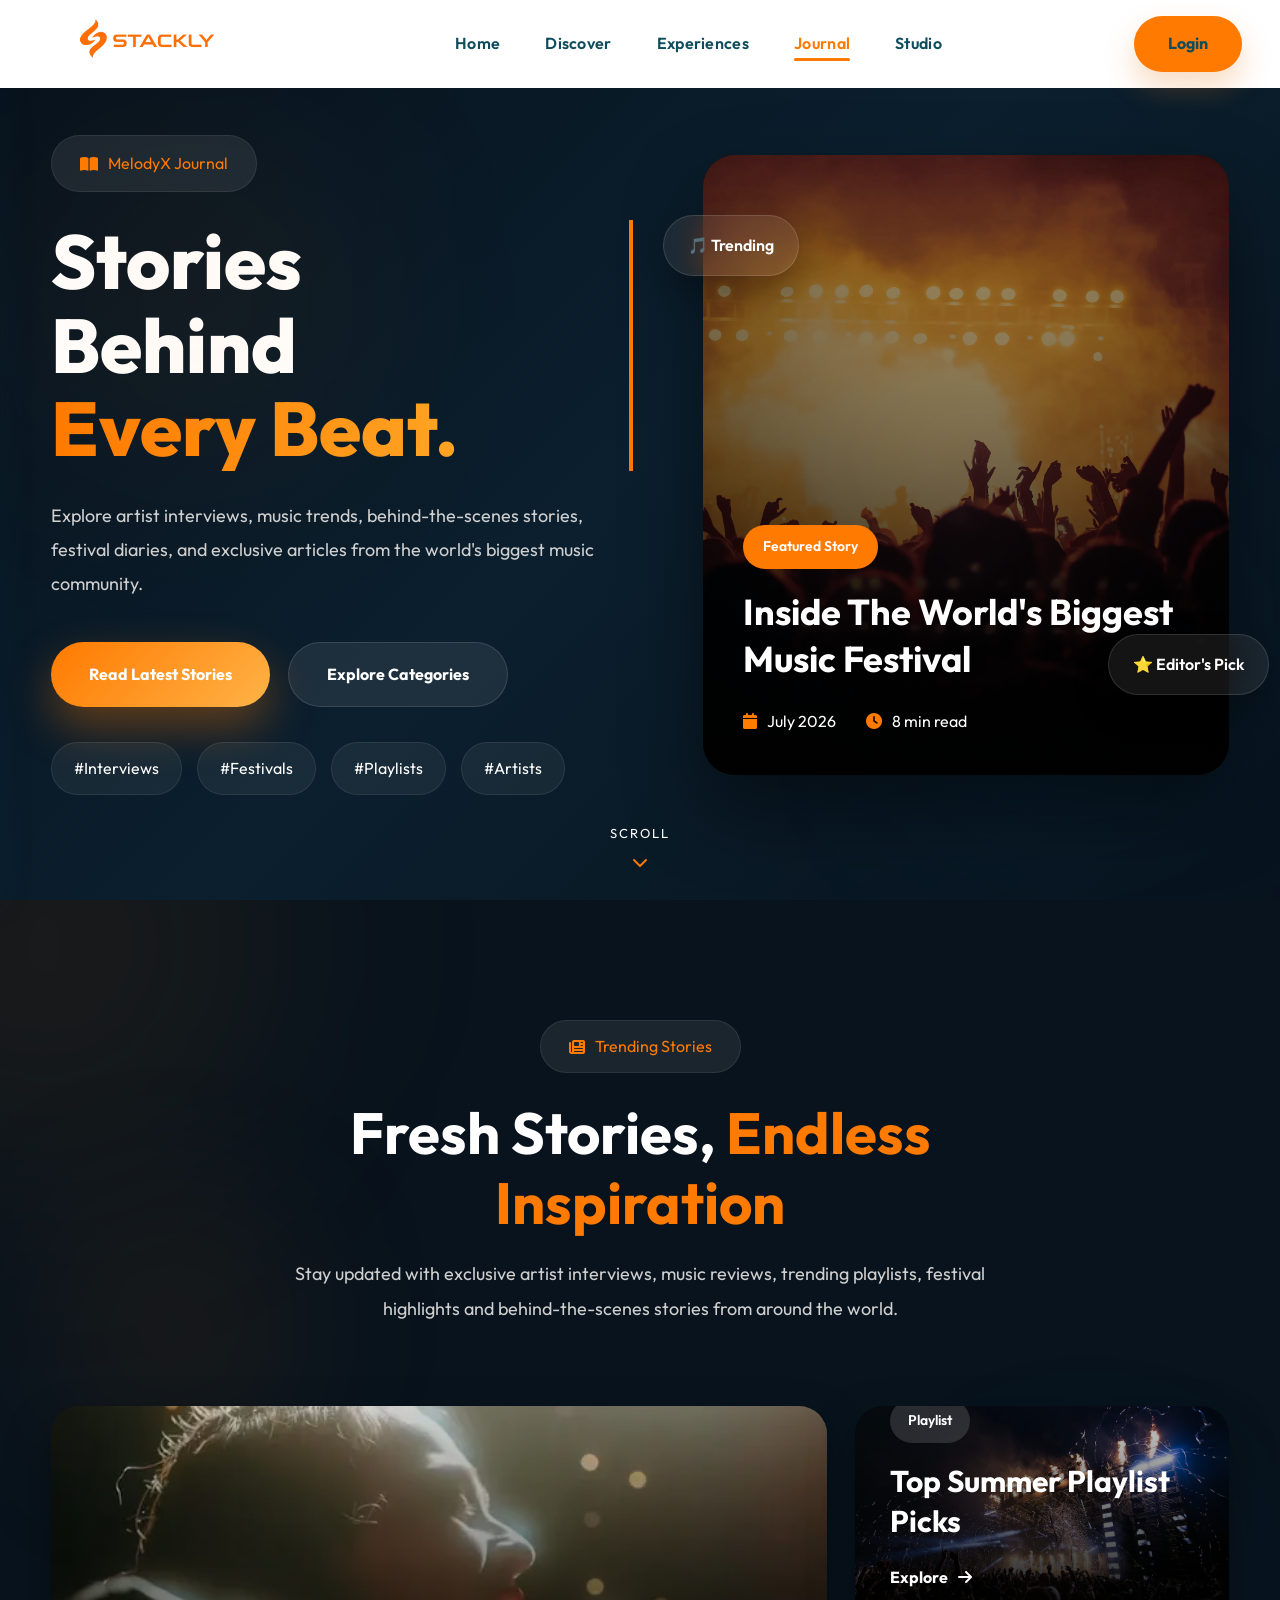
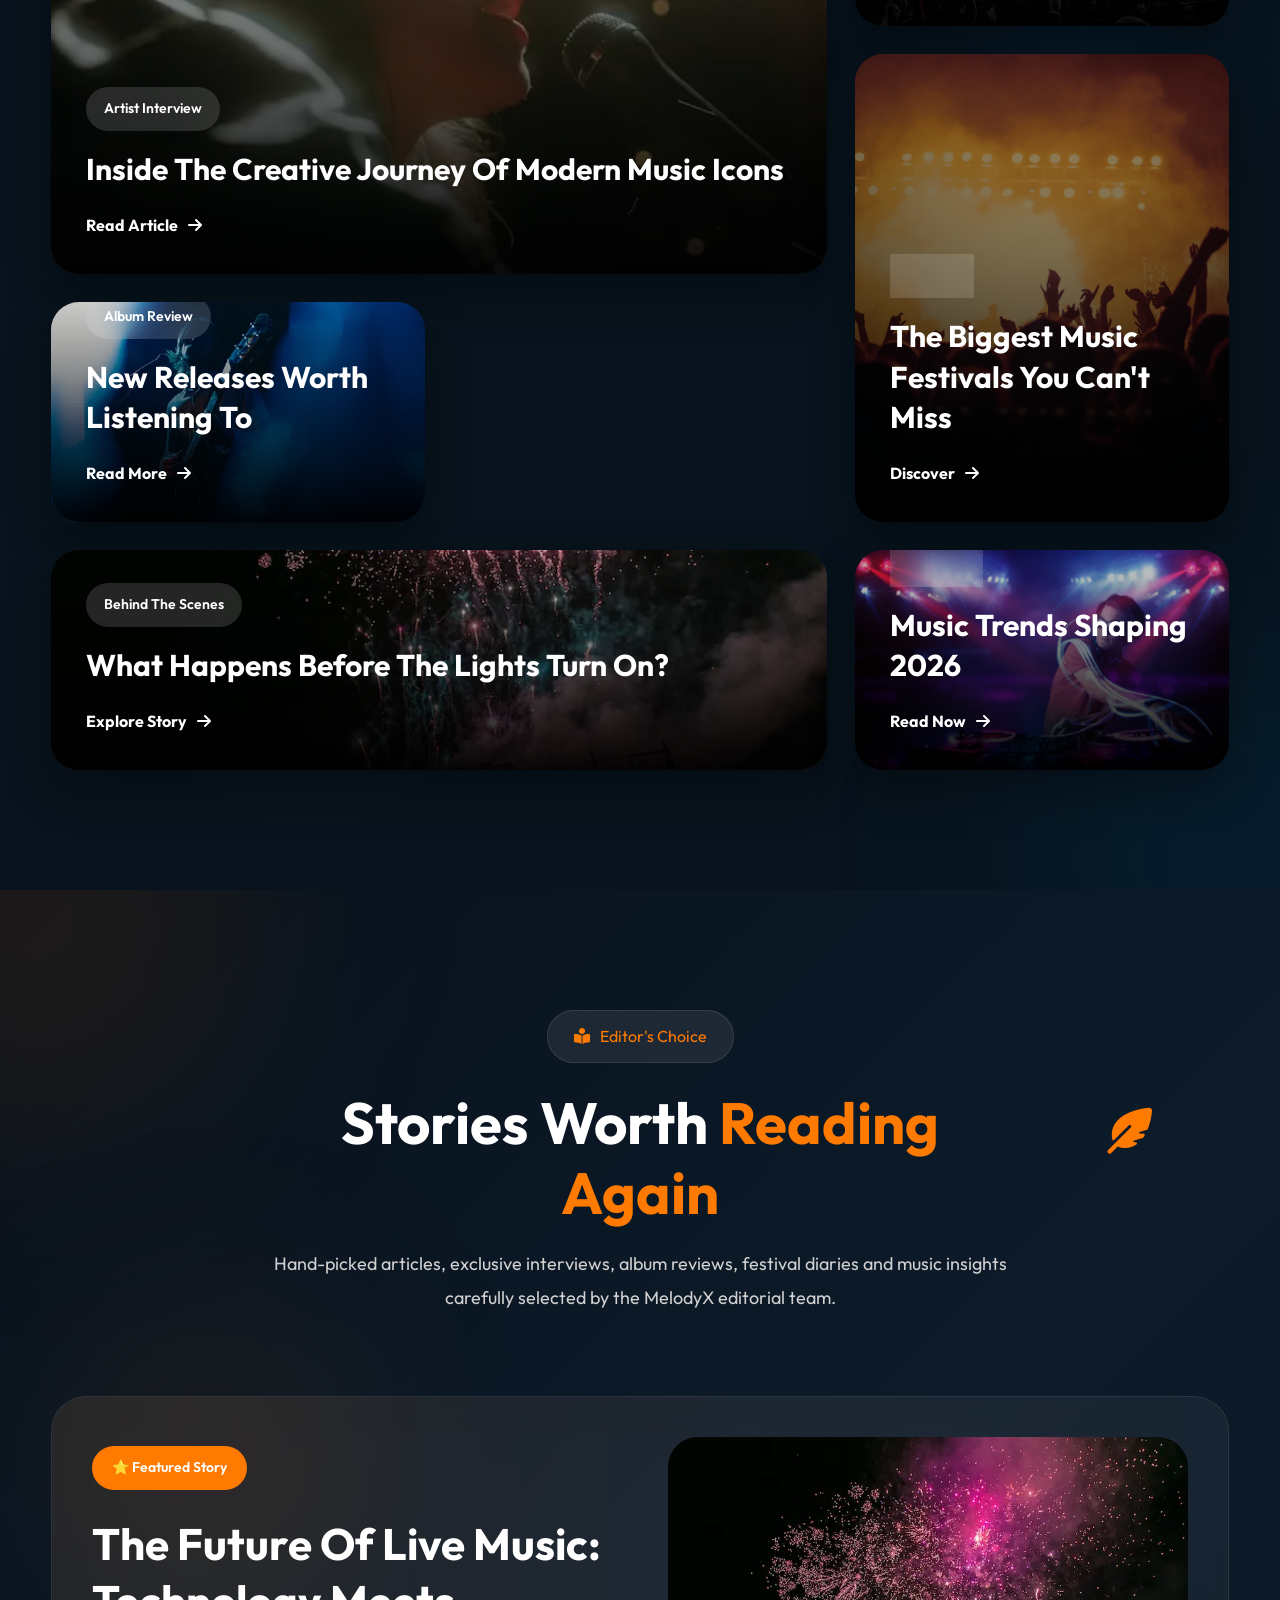
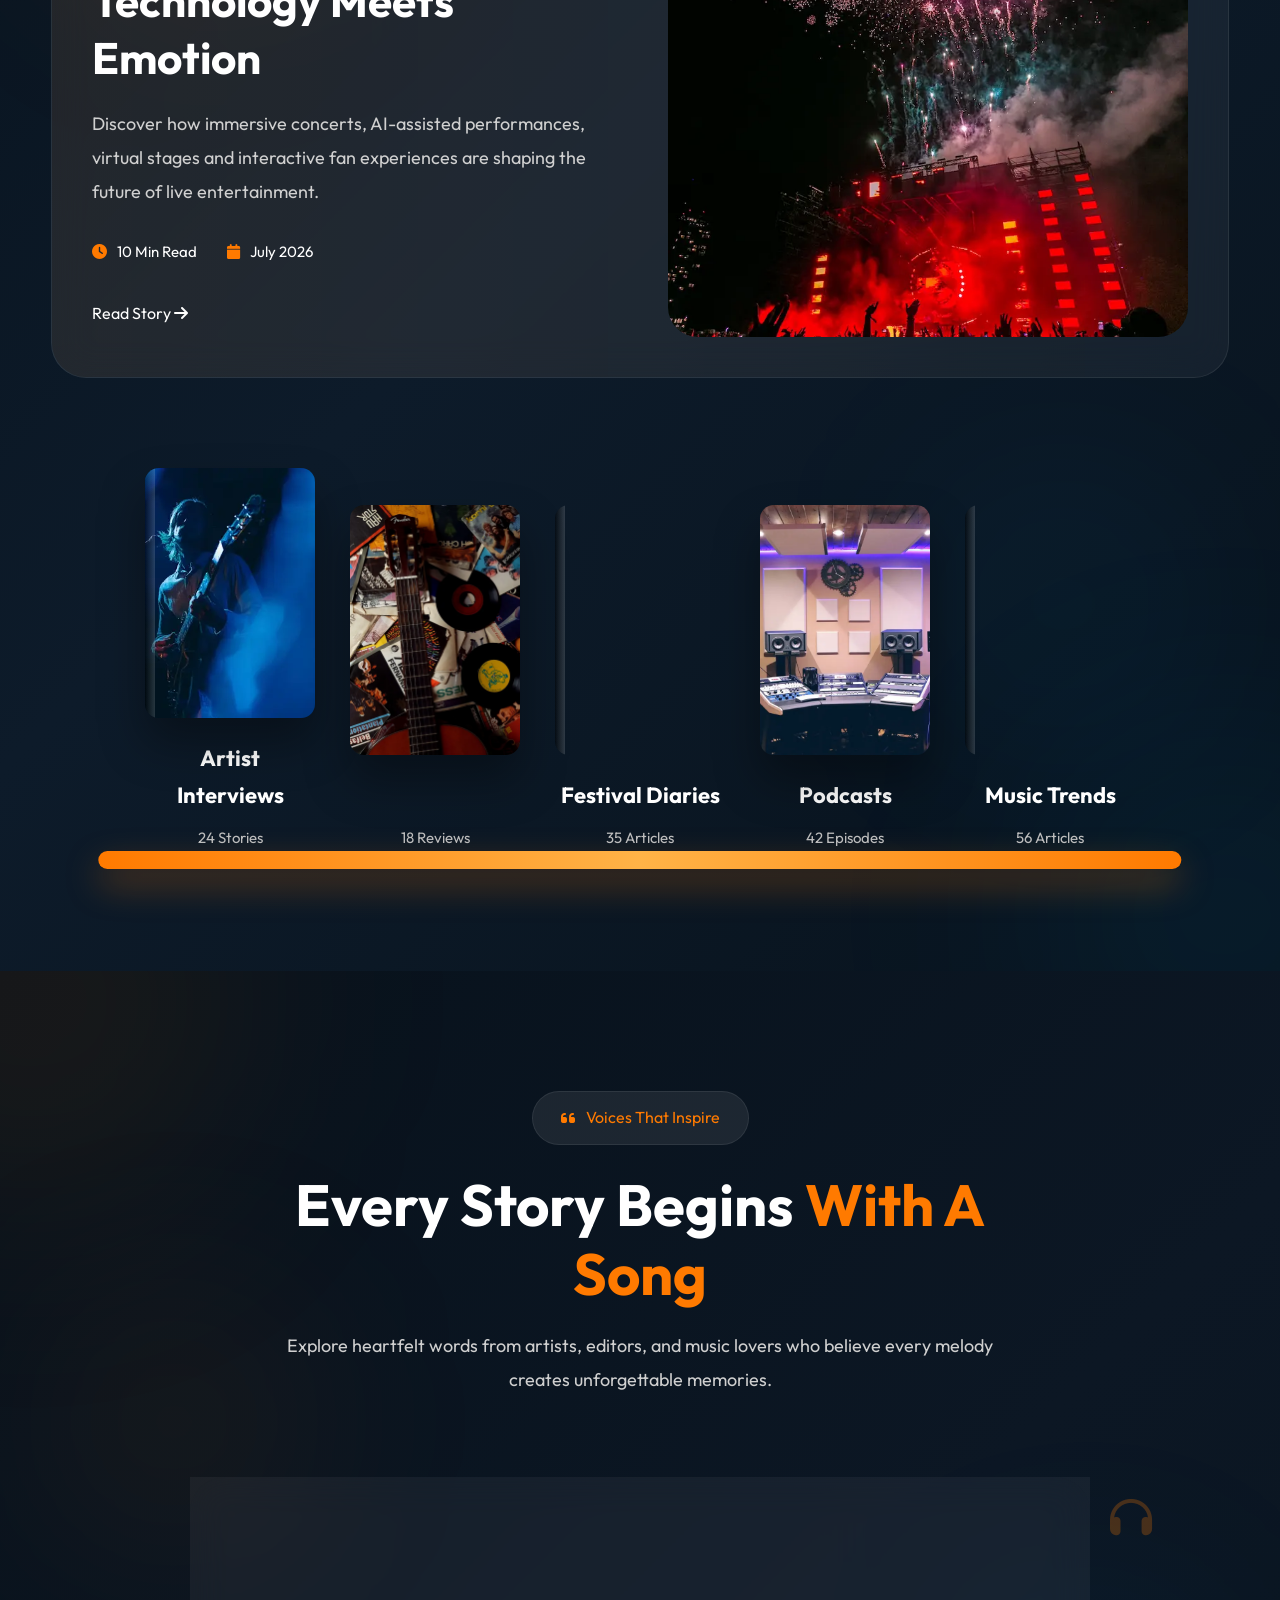
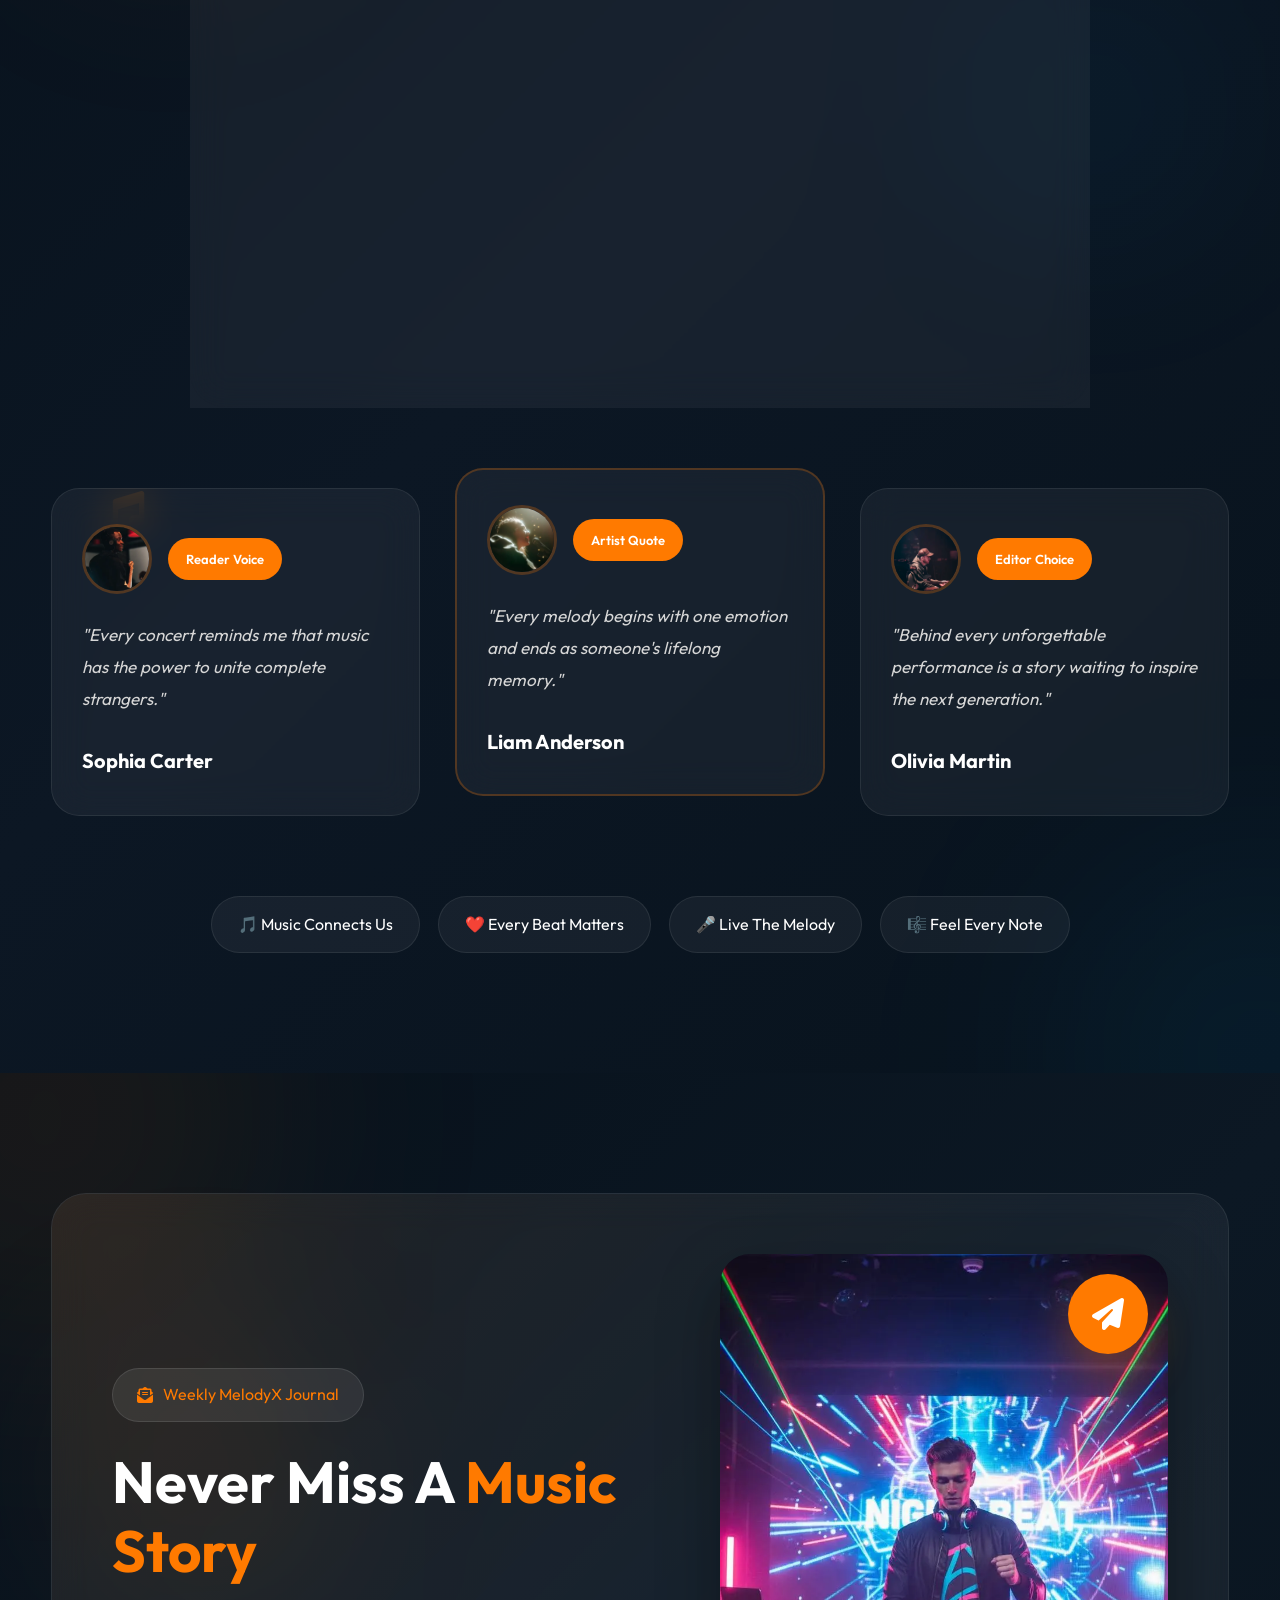
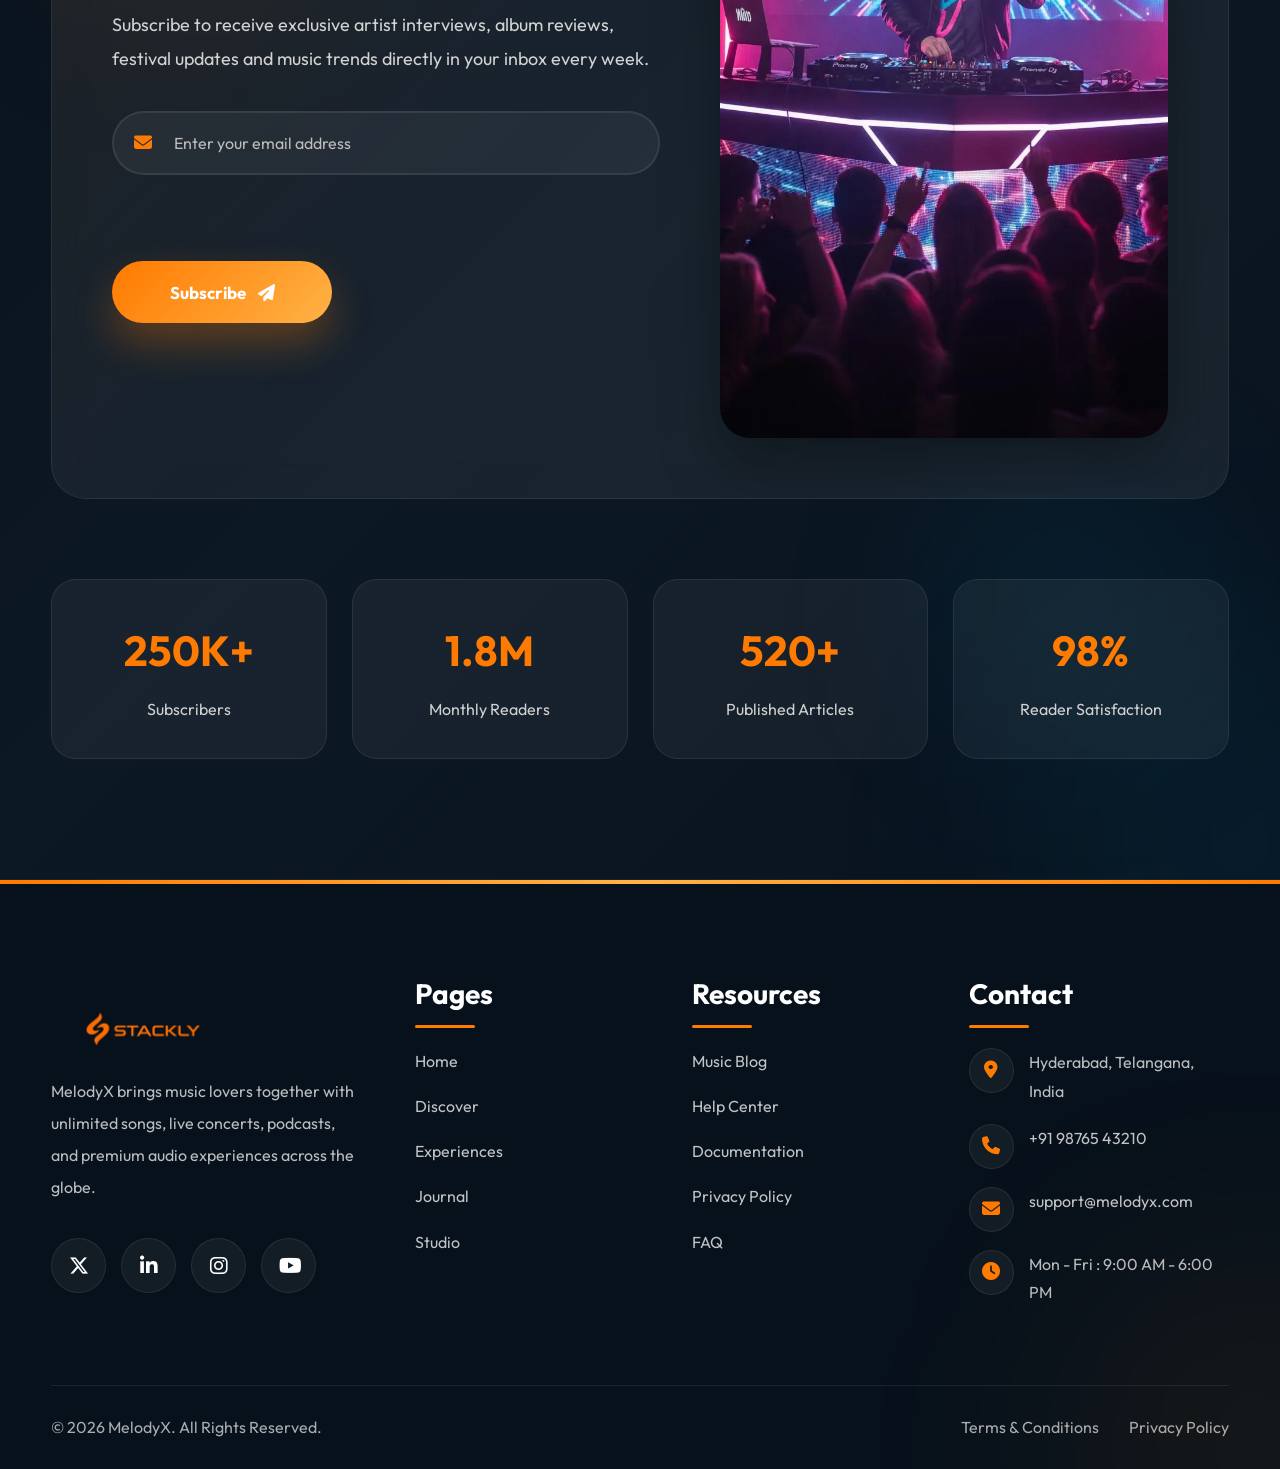
<file: journal.html>
<!DOCTYPE html>
<html lang="en">

<head>

    <!-- Basic -->
    <meta charset="UTF-8">
    <meta name="viewport" content="width=device-width, initial-scale=1.0">

    <!-- SEO -->
    <meta name="description" content="Premium Modern Website Theme">
    <meta name="keywords" content="HTML, CSS, JavaScript, Premium Theme">
    <meta name="author" content="Stackly">

    <title>Stackly | Premium Theme</title>

    <!-- Google Fonts -->
    <link rel="preconnect" href="https://fonts.googleapis.com">

    <link rel="preconnect"
          href="https://fonts.gstatic.com"
          crossorigin>

    <link href="https://fonts.googleapis.com/css2?family=Outfit:wght@300;400;500;600;700;800&display=swap"
          rel="stylesheet">

    <!-- Font Awesome -->

    <link rel="stylesheet"
          href="https://cdnjs.cloudflare.com/ajax/libs/font-awesome/6.7.2/css/all.min.css">

    <!-- Global CSS -->

    <link rel="stylesheet" href="css/global.css">

    <!-- Home CSS -->

    <link rel="stylesheet" href="css/journal.css">

</head>

<body>

    <!--=================================
            PAGE LOADER
    ==================================-->
<!--=========================
        LOADER
==========================-->

<div class="loader">

    <div class="loader-wrapper">

        <span class="ring ring-one"></span>

        <span class="ring ring-two"></span>

        <span class="glow"></span>

        <img src="images/stackly-orange.webp"
             alt="Stackly Logo"
             class="loader-logo">

        <h2 class="loader-text">

            Premium Experience

        </h2>

    </div>

</div>

    <!--=================================
            HEADER START
    ==================================-->

    <header class="header">

        <div class="header-container">

            <!-- Logo -->

            <a href="index.html"
               class="logo">

                <img src="images/stackly-orange.webp"
                  class="logo-image"
                     alt="Stackly Logo">

            </a>

            <!-- Desktop Navigation -->

            <nav class="desktop-nav">

                <ul class="nav-links">

                    <li>
                        <a href="index.html">
                            Home
                        </a>
                    </li>

                    <li>
                        <a href="discover.html">
                            Discover
                        </a>
                    </li>

                    <li>
                        <a href="experiences.html">
                            Experiences
                        </a>
                    </li>

                    <li>
                        <a href="journal.html">
                            Journal
                        </a>
                    </li>

                    <li>
                        <a href="studio.html">
                            Studio
                        </a>
                    </li>

                </ul>

            </nav>

            <!-- Login Button -->

            <div class="nav-action">

                <a href="login.html"
                   class="login-btn">

                    Login

                </a>

            </div>

            <!-- Mobile Menu Button -->

            <button class="menu-toggle"
                    id="menuToggle"
                    aria-label="Open Navigation">

                <span></span>
                <span></span>
                <span></span>

            </button>

        </div>

    </header>

    <!--=================================
            HEADER END
    ==================================-->



    <!--=================================
            MOBILE OVERLAY
    ==================================-->

    <div class="menu-overlay"></div>



    <!--=================================
            MOBILE DRAWER
    ==================================-->

    <aside class="mobile-menu">

        <nav>

            <ul>

                <li>

                    <a href="index.html">

                        Home

                    </a>

                </li>

                <li>

                    <a href="discover.html">

                        Discover

                    </a>

                </li>

                <li>

                    <a href="experiences.html">

                        Experiences

                    </a>

                </li>

                <li>

                    <a href="journal.html"class="active">

                        Journal

                    </a>

                </li>

                <li>

                    <a href="studio.html">

                        Studio

                    </a>

                </li>

                <li class="mobile-login">

                    <a href="login.html">

                        Login

                    </a>

                </li>

            </ul>

        </nav>

    </aside>

    <!--=========================================
        JOURNAL HERO
==========================================-->

<section class="journal-hero">

    <div class="hero-bg-shape shape1"></div>
    <div class="hero-bg-shape shape2"></div>

    <div class="container">

        <div class="journal-wrapper">

            <!-- LEFT -->

            <div class="journal-content">

                <span class="hero-tag">

                    <i class="fa-solid fa-book-open"></i>

                    MelodyX Journal

                </span>

                <h1>

                    <span class="text-line">Stories</span>

                    <span class="text-line">Behind</span>

                    <span class="text-line highlight">Every Beat.</span>

                </h1>

                <p>

                    Explore artist interviews, music trends,
                    behind-the-scenes stories, festival diaries,
                    and exclusive articles from the world's biggest music community.

                </p>

                <div class="journal-buttons">

                    <a href="404.html" class="hero-btn primary-btn">

                        Read Latest Stories

                    </a>

                    <a href="404.html" class="hero-btn secondary-btn">

                        Explore Categories

                    </a>

                </div>

                <div class="journal-tags">

                    <span>#Interviews</span>
                    <span>#Festivals</span>
                    <span>#Playlists</span>
                    <span>#Artists</span>

                </div>

            </div>

            <!-- RIGHT -->

            <div class="featured-journal">

                <div class="journal-card">

                    <img src="images/music10.webp"
                        alt="Journal">

                    <div class="journal-overlay">

                        <span>

                            Featured Story

                        </span>

                        <h3>

                            Inside The World's Biggest Music Festival

                        </h3>

                        <div class="journal-meta">

                            <div>

                                <i class="fa-solid fa-calendar"></i>

                                July 2026

                            </div>

                            <div>

                                <i class="fa-solid fa-clock"></i>

                                8 min read

                            </div>

                        </div>

                    </div>

                </div>

                <div class="floating-badge badge1">

                    🎵 Trending

                </div>

                <div class="floating-badge badge2">

                    ⭐ Editor's Pick

                </div>

            </div>

        </div>

    </div>

    <div class="scroll-down">

        <span>Scroll</span>

        <i class="fa-solid fa-chevron-down"></i>

    </div>

</section>


<!--=========================================
        TRENDING STORIES MASONRY
==========================================-->

<section class="trending-stories">

    <div class="container">

        <!--==========================
                SECTION HEADER
        ===========================-->

        <div class="section-header">

            <span class="section-tag">

                <i class="fa-solid fa-newspaper"></i>

                Trending Stories

            </span>

            <h2>

                Fresh Stories,
                <span>Endless Inspiration</span>

            </h2>

            <p>

                Stay updated with exclusive artist interviews, music reviews,
                trending playlists, festival highlights and behind-the-scenes
                stories from around the world.

            </p>

        </div>

        <!--==========================
                MASONRY GRID
        ===========================-->

        <div class="masonry-grid">

            <!-- CARD 1 -->

            <article class="story-card large">

                <img src="images/artist3.webp" alt="Story">

                <div class="story-overlay">

                    <span class="story-category">

                        Artist Interview

                    </span>

                    <h3>

                        Inside The Creative Journey Of Modern Music Icons

                    </h3>

                    <a href="404.html">

                        Read Article

                        <i class="fa-solid fa-arrow-right"></i>

                    </a>

                </div>

            </article>

            <!-- CARD 2 -->

            <article class="story-card">

                <img src="images/music7.webp" alt="Story">

                <div class="story-overlay">

                    <span class="story-category">

                        Playlist

                    </span>

                    <h3>

                        Top Summer Playlist Picks

                    </h3>

                    <a href="404.html">

                        Explore
                          <i class="fa-solid fa-arrow-right"></i>


                    </a>

                </div>

            </article>

            <!-- CARD 3 -->

            <article class="story-card tall">

                <img src="images/music10.webp" alt="Story">

                <div class="story-overlay">

                    <span class="story-category">

                        Festival

                    </span>

                    <h3>

                        The Biggest Music Festivals You Can't Miss

                    </h3>

                    <a href="404.html">

                        Discover
                          <i class="fa-solid fa-arrow-right"></i>


                    </a>

                </div>

            </article>

            <!-- CARD 4 -->

            <article class="story-card">

                <img src="images/artist4.webp" alt="Story">

                <div class="story-overlay">

                    <span class="story-category">

                        Album Review

                    </span>

                    <h3>

                        New Releases Worth Listening To

                    </h3>

                    <a href="404.html">

                        Read More
                          <i class="fa-solid fa-arrow-right"></i>


                    </a>

                </div>

            </article>

            <!-- CARD 5 -->

            <article class="story-card wide">

                <img src="images/music8.webp" alt="Story">

                <div class="story-overlay">

                    <span class="story-category">

                        Behind The Scenes

                    </span>

                    <h3>

                        What Happens Before The Lights Turn On?

                    </h3>

                    <a href="404.html">

                        Explore Story
                          <i class="fa-solid fa-arrow-right"></i>


                    </a>

                </div>

            </article>

            <!-- CARD 6 -->

            <article class="story-card">

                <img src="images/music2.webp" alt="Story">

                <div class="story-overlay">

                    <span class="story-category">

                        Trending

                    </span>

                    <h3>

                        Music Trends Shaping 2026

                    </h3>

                    <a href="404.html">

                        Read Now
                          <i class="fa-solid fa-arrow-right"></i>


                    </a>

                </div>

            </article>

        </div>

    </div>

    <!--==========================
        FLOATING DECORATIONS
    ===========================-->

    <div class="story-shape shape-one"></div>

    <div class="story-shape shape-two"></div>

    <div class="story-shape shape-three"></div>

</section>


<!--=========================================
        EDITOR'S CHOICE BOOKSHELF
==========================================-->

<section class="editor-shelf">

    <div class="container">

        <!--==========================
                HEADER
        ===========================-->

        <div class="section-header">

            <span class="section-tag">

                <i class="fa-solid fa-book-open-reader"></i>

                Editor's Choice

            </span>

            <h2>

                Stories Worth
                <span>Reading Again</span>

            </h2>

            <p>

                Hand-picked articles, exclusive interviews, album reviews,
                festival diaries and music insights carefully selected by
                the MelodyX editorial team.

            </p>

        </div>

        <!--==========================
            FEATURED ARTICLE
        ===========================-->

        <div class="featured-story">

            <div class="featured-content">

                <span class="featured-label">

                    ⭐ Featured Story

                </span>

                <h3>

                    The Future Of Live Music:
                    Technology Meets Emotion

                </h3>

                <p>

                    Discover how immersive concerts, AI-assisted performances,
                    virtual stages and interactive fan experiences are shaping
                    the future of live entertainment.

                </p>

                <div class="featured-meta">

                    <span>

                        <i class="fa-solid fa-clock"></i>

                        10 Min Read

                    </span>

                    <span>

                        <i class="fa-solid fa-calendar"></i>

                        July 2026

                    </span>

                </div>

                <a href="404.html" class="hero-btn primary-btn">

                    Read Story

                    <i class="fa-solid fa-arrow-right"></i>

                </a>

            </div>

            <div class="featured-image">

                <img src="images/music8.webp"
                     alt="Featured Story">

            </div>

        </div>

        <!--==========================
                BOOK SHELF
        ===========================-->

        <div class="bookshelf">

            <!-- Book -->

            <div class="book-card">

                <div class="book-cover">

                    <img src="images/artist4.webp" alt="Interview">

                </div>

                <h4>Artist Interviews</h4>

                <span>24 Stories</span>

            </div>

            <!-- Book -->

            <div class="book-card">

                <div class="book-cover">

                    <img src="images/albums.webp" alt="Albums">

                </div>

                <h4>Album Reviews</h4>

                <span>18 Reviews</span>

            </div>

            <!-- Book -->

            <div class="book-card">

                <div class="book-cover">

                    <img src="images/music6.webp" alt="Festival">

                </div>

                <h4>Festival Diaries</h4>

                <span>35 Articles</span>

            </div>

            <!-- Book -->

            <div class="book-card">

                <div class="book-cover">

                    <img src="images/podcast.webp" alt="Podcast">

                </div>

                <h4>Podcasts</h4>

                <span>42 Episodes</span>

            </div>

            <!-- Book -->

            <div class="book-card">

                <div class="book-cover">

                    <img src="images/music5.webp" alt="Trends">

                </div>

                <h4>Music Trends</h4>

                <span>56 Articles</span>

            </div>

        </div>

    </div>

    <!-- Floating Decorative Elements -->

    <div class="book-glow glow-one"></div>

    <div class="book-glow glow-two"></div>

    <div class="floating-pen">

        <i class="fa-solid fa-feather-pointed"></i>

    </div>

</section>


<!--=========================================
        VOICES THAT INSPIRE
==========================================-->

<section class="voices-section">

    <div class="container">

        <!--==========================
                SECTION HEADER
        ===========================-->

        <div class="section-header">

            <span class="section-tag">

                <i class="fa-solid fa-quote-left"></i>

                Voices That Inspire

            </span>

            <h2>

                Every Story Begins
                <span>With A Song</span>

            </h2>

            <p>

                Explore heartfelt words from artists, editors, and music lovers
                who believe every melody creates unforgettable memories.

            </p>

        </div>

        <!--==========================
            FEATURED QUOTE
        ===========================-->

        <div class="featured-quote">

            <div class="quote-icon">

                <i class="fa-solid fa-quote-left"></i>

            </div>

            <h3>

                "Music is not just something we hear.
                It's something we feel, remember,
                and carry throughout life."

            </h3>

            <div class="quote-author">

                <img src="images/artist1.webp"
                     alt="Editor">

                <div>

                    <h4>Emma Johnson</h4>

                    <span>Chief Editor • MelodyX</span>

                </div>

            </div>

        </div>

        <!--==========================
            VOICE CARDS
        ===========================-->

        <div class="voices-grid">

            <!-- Card 1 -->

            <div class="voice-card">

                <div class="voice-top">

                    <img src="images/artist2.webp"
                         alt="Reader">

                    <span class="voice-badge">

                        Reader Voice

                    </span>

                </div>

                <p>

                    "Every concert reminds me that
                    music has the power to unite
                    complete strangers."

                </p>

                <h5>

                    Sophia Carter

                </h5>

            </div>

            <!-- Card 2 -->

            <div class="voice-card featured">

                <div class="voice-top">

                    <img src="images/artist3.webp"
                         alt="Artist">

                    <span class="voice-badge">

                        Artist Quote

                    </span>

                </div>

                <p>

                    "Every melody begins with
                    one emotion and ends
                    as someone's lifelong memory."

                </p>

                <h5>

                    Liam Anderson

                </h5>

            </div>

            <!-- Card 3 -->

            <div class="voice-card">

                <div class="voice-top">

                    <img src="images/artist5.webp"
                         alt="Editor">

                    <span class="voice-badge">

                        Editor Choice

                    </span>

                </div>

                <p>

                    "Behind every unforgettable
                    performance is a story waiting
                    to inspire the next generation."

                </p>

                <h5>

                    Olivia Martin

                </h5>

            </div>

        </div>

        <!--==========================
            FLOATING QUOTES
        ===========================-->

        <div class="floating-quotes">

            <span>

                🎵 Music Connects Us

            </span>

            <span>

                ❤️ Every Beat Matters

            </span>

            <span>

                🎤 Live The Melody

            </span>

            <span>

                🎼 Feel Every Note

            </span>

        </div>

    </div>

    <!-- Decorative Elements -->

    <div class="quote-shape shape-one"></div>

    <div class="quote-shape shape-two"></div>

    <div class="music-note note-one">

        <i class="fa-solid fa-music"></i>

    </div>

    <div class="music-note note-two">

        <i class="fa-solid fa-headphones"></i>

    </div>

</section>

<!--=========================================
        JOURNAL NEWSLETTER
==========================================-->

<section class="journal-newsletter">

    <div class="container">

        <div class="newsletter-box">

            <div class="newsletter-content">

                <span class="newsletter-tag">

                    <i class="fa-solid fa-envelope-open-text"></i>

                    Weekly MelodyX Journal

                </span>

                <h2>

                    Never Miss A
                    <span>Music Story</span>

                </h2>

                <p>

                    Subscribe to receive exclusive artist interviews,
                    album reviews, festival updates and music trends
                    directly in your inbox every week.

                </p>
             <form class="newsletter-form" id="newsletterForm">

    <div class="input-box">

        <i class="fa-solid fa-envelope"></i>

        <input
            type="email"
            id="journalEmail"
            placeholder="Enter your email address">

    </div>

    <!-- Validation Message -->
    <small id="emailError" class="email-error"></small>

    <!-- Success Message -->
    <small id="subscribeSuccess" class="subscribe-success"></small>

    <button type="submit">

        Subscribe

        <i class="fa-solid fa-paper-plane"></i>

    </button>

</form>
            </div>

            <div class="newsletter-image">

                <img src="images/music5.webp" alt="Newsletter">

                <div class="floating-mail">

                    <i class="fa-solid fa-paper-plane"></i>

                </div>

            </div>

        </div>

        <!-- Bottom Stats -->

        <div class="newsletter-stats">

            <div>

                <h3>250K+</h3>

                <span>Subscribers</span>

            </div>

            <div>

                <h3>1.8M</h3>

                <span>Monthly Readers</span>

            </div>

            <div>

                <h3>520+</h3>

                <span>Published Articles</span>

            </div>

            <div>

                <h3>98%</h3>

                <span>Reader Satisfaction</span>

            </div>

        </div>

    </div>

    <div class="mail-shape shape1"></div>
    <div class="mail-shape shape2"></div>

</section>






<!--=========================================
                FOOTER
==========================================-->

<footer class="footer">

    <div class="container">

        <div class="footer-grid">

            <!--=================================
                    ABOUT
            ==================================-->

            <div class="footer-column">

                <a href="index.html" class="footer-logo">

                    <img src="images/stackly-orange.webp"
                         alt="MelodyX Logo">

                </a>

                <p>

                    MelodyX brings music lovers together with
                    unlimited songs, live concerts, podcasts,
                    and premium audio experiences across the globe.

                </p>

                <div class="footer-social">

                    <a href="404.html">

                        <i class="fa-brands fa-x-twitter"></i>

                    </a>

                    <a href="404.html">

                        <i class="fa-brands fa-linkedin-in"></i>

                    </a>

                    <a href="404.html">

                        <i class="fa-brands fa-instagram"></i>

                    </a>                

                    <a href="404.html">

                        <i class="fa-brands fa-youtube"></i>

                    </a>

                </div>

            </div>

            <!--=================================
                    PAGES
            ==================================-->
            
            <div class="footer-column">

                <h3>

                    Pages

                </h3>

                <ul>

                    <li>

                        <a href="index.html">

                            Home

                        </a>

                    </li>

                    <li>

                        <a href="discover.html">

                            Discover

                        </a>

                    </li>

                    <li>

                        <a href="experiences.html">

                            Experiences

                        </a>

                    </li>

                    <li>

                        <a href="journal.html">

                            Journal

                        </a>

                    </li>

                    <li>

                        <a href="studio.html">

                            Studio

                        </a>

                    </li>

                </ul>

            </div>


            <!--=================================
                    RESOURCES
            ==================================-->

            <div class="footer-column">

                <h3>

                    Resources

                </h3>

                <ul>

                    <li>

                        <a href="404.html">

                            Music Blog

                        </a>

                    </li>

                    <li>

                        <a href="404.html">

                            Help Center

                        </a>

                    </li>

                    <li>

                        <a href="404.html">

                            Documentation

                        </a>

                    </li>

                    <li>

                        <a href="404.html">

                            Privacy Policy

                        </a>

                    </li>

                    <li>

                        <a href="404.html">

                            FAQ

                        </a>

                    </li>

                </ul>

            </div>

            <!--=================================
                    CONTACT
            ==================================-->

            <div class="footer-column">

                <h3>

                    Contact

                </h3>

                <ul class="footer-contact">

                    <li>

                        <i class="fa-solid fa-location-dot"></i>

                        <span>

                            Hyderabad, Telangana, India

                        </span>

                    </li>

                    <li>

                        <i class="fa-solid fa-phone"></i>

                        <a href="tel:+919876543210">

                            +91 98765 43210

                        </a>

                    </li>

                    <li>

                        <i class="fa-solid fa-envelope"></i>

                        <a href="mailto:support@melodyx.com">

                            support@melodyx.com

                        </a>

                    </li>

                    <li>

                        <i class="fa-solid fa-clock"></i>

                        <span>

                            Mon - Fri : 9:00 AM - 6:00 PM

                        </span>

                    </li>

                </ul>

            </div>

        </div>

        <!--=================================
                FOOTER BOTTOM
        ==================================-->

        <div class="footer-bottom">

            <p>

                © 2026 MelodyX. All Rights Reserved.

            </p>

            <div class="footer-bottom-links">

                <a href="404.html">

                    Terms & Conditions

                </a>

                <a href="404.html">

                    Privacy Policy

                </a>

            </div>

        </div>

    </div>

</footer>
    <!--=================================
            JAVASCRIPT
    ==================================-->
    <script src="https://cdnjs.cloudflare.com/ajax/libs/gsap/3.12.5/gsap.min.js"></script>
    <script src="js/global.js"></script>
    <script src="js/journal.js"></script>

</body>

</html>
</file>
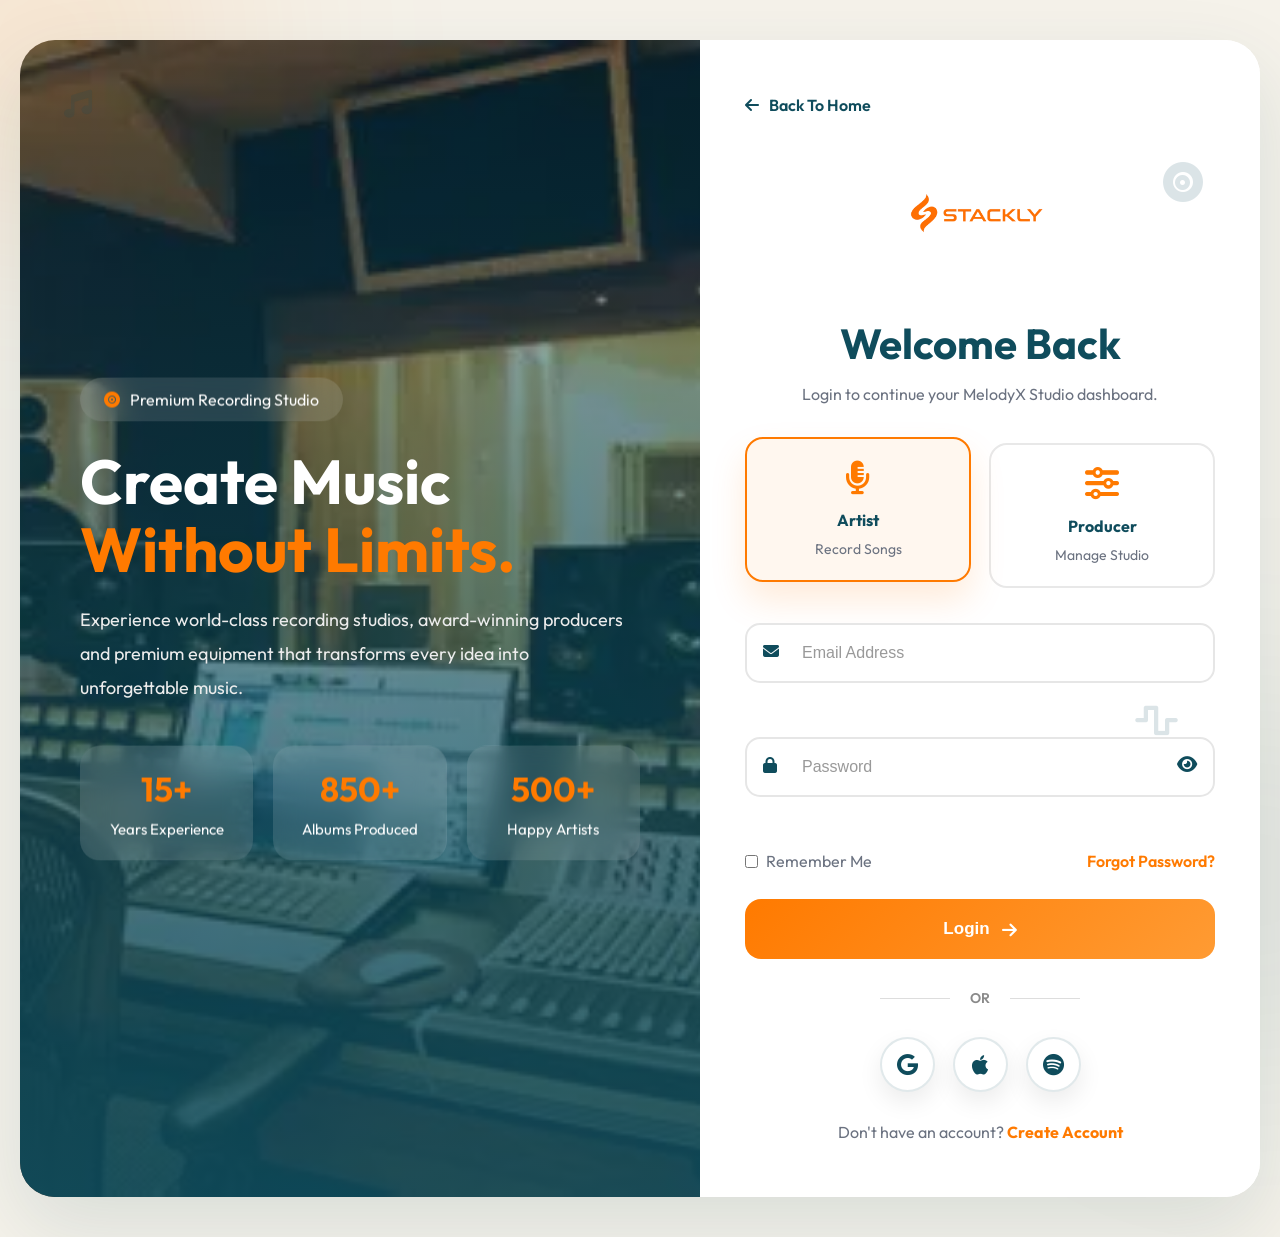
<file: login.html>
<!DOCTYPE html>
<html lang="en">

<head>

    <meta charset="UTF-8">

    <meta name="viewport"
          content="width=device-width, initial-scale=1.0">

    <title>Login | MelodyX Studio</title>

    <!-- Google Font -->

    <link href="https://fonts.googleapis.com/css2?family=Outfit:wght@300;400;500;600;700;800&display=swap"
          rel="stylesheet">

    <!-- Font Awesome -->

    <link rel="stylesheet"
          href="https://cdnjs.cloudflare.com/ajax/libs/font-awesome/6.7.2/css/all.min.css">

    <!-- CSS -->
  

    <link rel="stylesheet"
          href="css/login.css">

</head>

<body>

<!--====================================
            BACKGROUND SHAPES
=====================================-->

<div class="bg-circle circle-one"></div>

<div class="bg-circle circle-two"></div>

<div class="bg-circle circle-three"></div>

<!--====================================
            LOGIN
=====================================-->

<section class="login-section">

<div class="login-wrapper">

<!--====================================
            LEFT PANEL
=====================================-->

<div class="login-left">

<img src="images/vocal-studio (1).webp"
     alt="Luxury Studio">

<div class="left-overlay"></div>

<div class="left-content">

<span class="hero-tag">

<i class="fa-solid fa-record-vinyl"></i>

Premium Recording Studio

</span>

<h1>

Create Music

<span>Without Limits.</span>

</h1>

<p>

Experience world-class recording studios,
award-winning producers and premium
equipment that transforms every idea
into unforgettable music.

</p>

<div class="left-stats">

<div class="stat-box">

<h3>

15+

</h3>

<span>

Years Experience

</span>

</div>

<div class="stat-box">

<h3>

850+

</h3>

<span>

Albums Produced

</span>

</div>

<div class="stat-box">

<h3>

500+

</h3>

<span>

Happy Artists

</span>

</div>

</div>

</div>

</div>

<!--====================================
            RIGHT PANEL
=====================================-->

<div class="login-right">

<a href="index.html"
   class="back-home">

<i class="fa-solid fa-arrow-left"></i>

Back To Home

</a>

<div class="login-logo">

<img src="images/stackly-orange.webp"
         class="logo-image"
     alt="Stackly Logo">

</div>

<h2>

Welcome Back

</h2>

<p class="login-subtitle">

Login to continue your MelodyX Studio dashboard.

</p>

<!--====================================
            ROLE SELECTOR
=====================================-->

<div class="role-selector">

<div class="role-card active"

     data-role="artist">

<i class="fa-solid fa-microphone-lines"></i>

<h4>

Artist

</h4>

<span>

Record Songs

</span>

</div>

<div class="role-card"

     data-role="producer">

<i class="fa-solid fa-sliders"></i>

<h4>

Producer

</h4>

<span>

Manage Studio

</span>

</div>

</div>

<!--====================================
            LOGIN FORM
=====================================-->

<form id="loginForm"
      novalidate>

<div class="input-group">

<i class="fa-solid fa-envelope"></i>

<input

type="email"

id="email"

placeholder="Email Address">

<small

class="error"

id="emailError">

</small>

</div>

<div class="input-group password-group">

<i class="fa-solid fa-lock"></i>

<input

type="password"

id="password"

placeholder="Password">

<button

type="button"

id="togglePassword"

class="toggle-password">

<i class="fa-solid fa-eye"></i>

</button>

<small

class="error"

id="passwordError">

</small>

</div>
<!--====================================
        FORM OPTIONS
=====================================-->

<div class="form-options">

<label class="remember-me">

<input type="checkbox">

<span>

Remember Me

</span>

</label>

<a href="forgot-password.html"

class="forgot-password">

Forgot Password?

</a>

</div>

<!--====================================
        LOGIN BUTTON
=====================================-->

<input

type="hidden"

id="selectedRole"

value="artist">

<button

type="submit"

class="login-btn">

Login

<i class="fa-solid fa-arrow-right"></i>

</button>

<!--====================================
        DIVIDER
=====================================-->

<div class="divider">

<span>

OR

</span>

</div>

<!--====================================
        SOCIAL LOGIN
=====================================-->

<div class="social-login">

<a href="404.html">

<i class="fa-brands fa-google"></i>

</a>

<a href="404.html">

<i class="fa-brands fa-apple"></i>

</a>

<a href="404.html">

<i class="fa-brands fa-spotify"></i>

</a>

</div>

<!--====================================
        REGISTER
=====================================-->

<div class="register-text">

Don't have an account?

<a href="signup.html">

Create Account

</a>

</div>

</form>

</div>

</div>

</section>

<!--====================================
        FLOATING MUSIC ICONS
=====================================-->

<div class="floating-icons">

<i class="fa-solid fa-music note1"></i>

<i class="fa-solid fa-record-vinyl note2"></i>

<i class="fa-solid fa-headphones note3"></i>

<i class="fa-solid fa-wave-square note4"></i>

</div>

<!--====================================
        JAVASCRIPT
=====================================-->

<script src="js/login.js"></script>

</body>

</html>
</file>
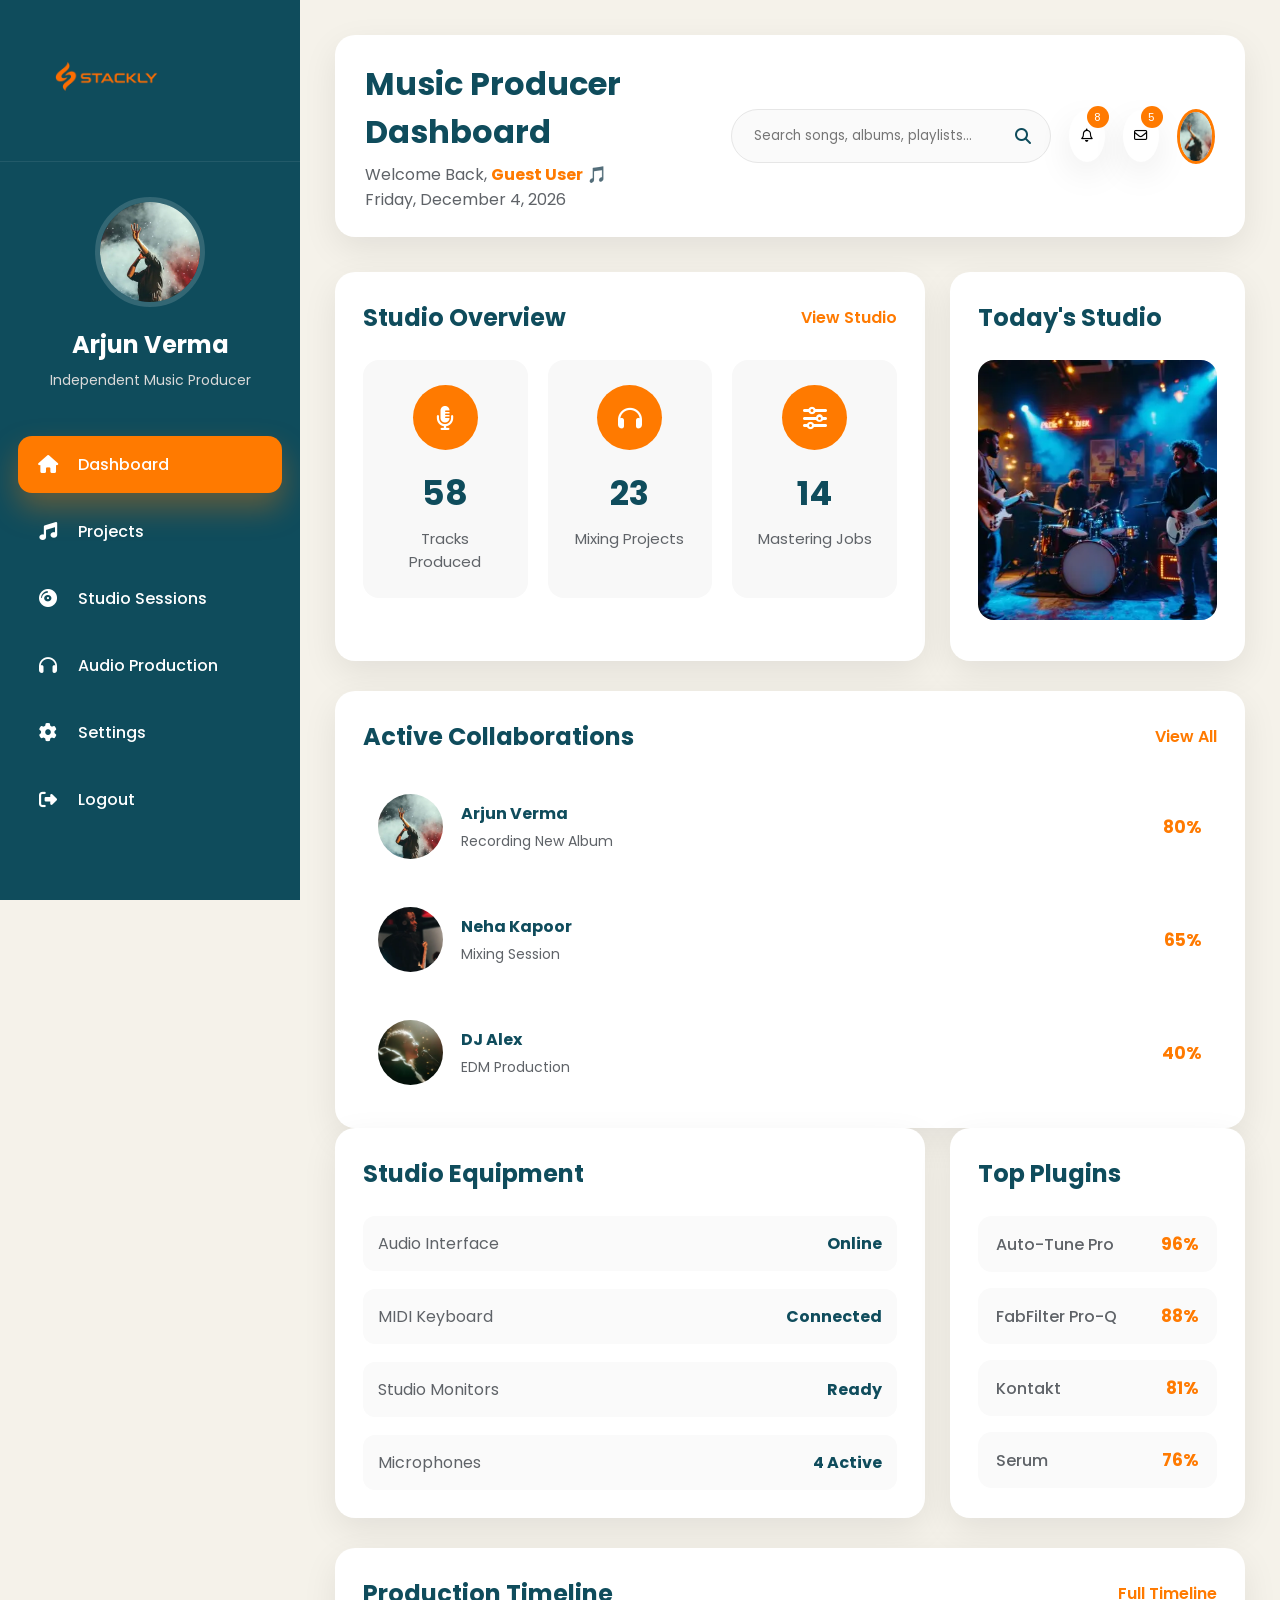
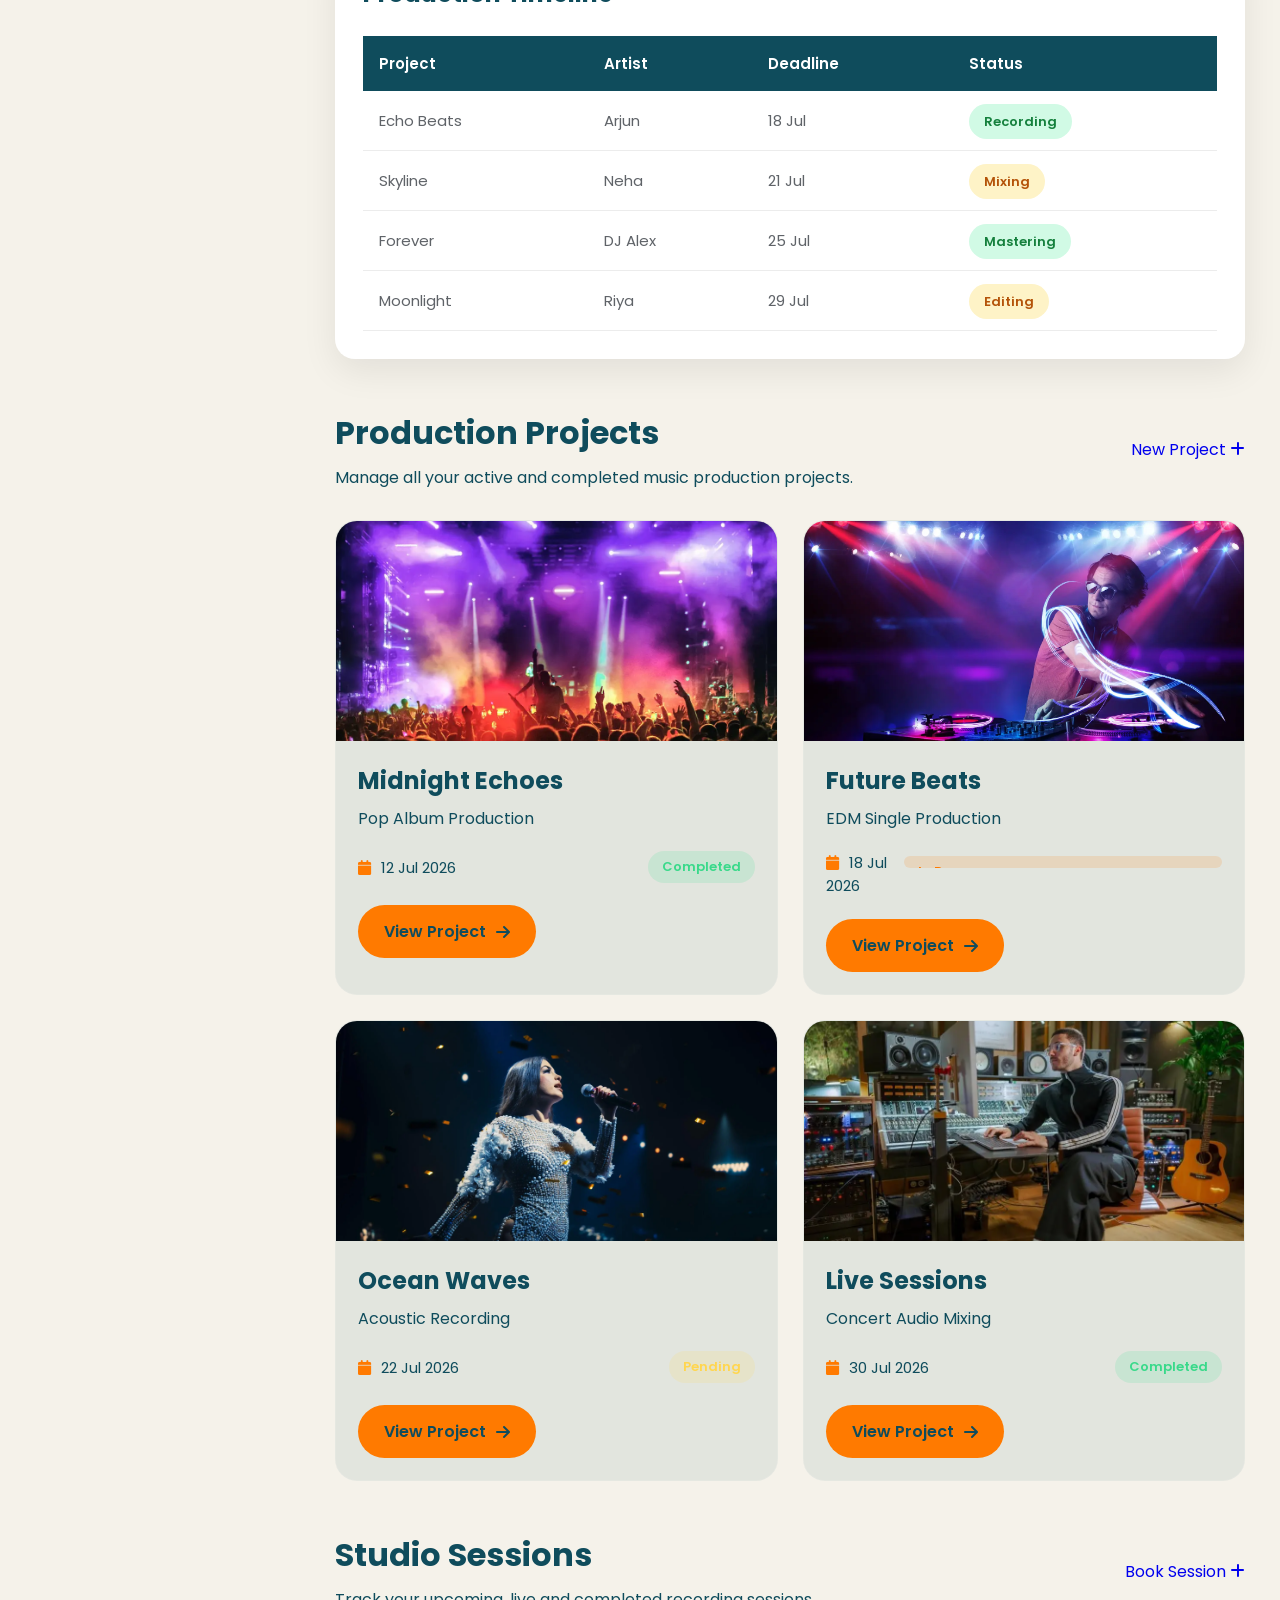
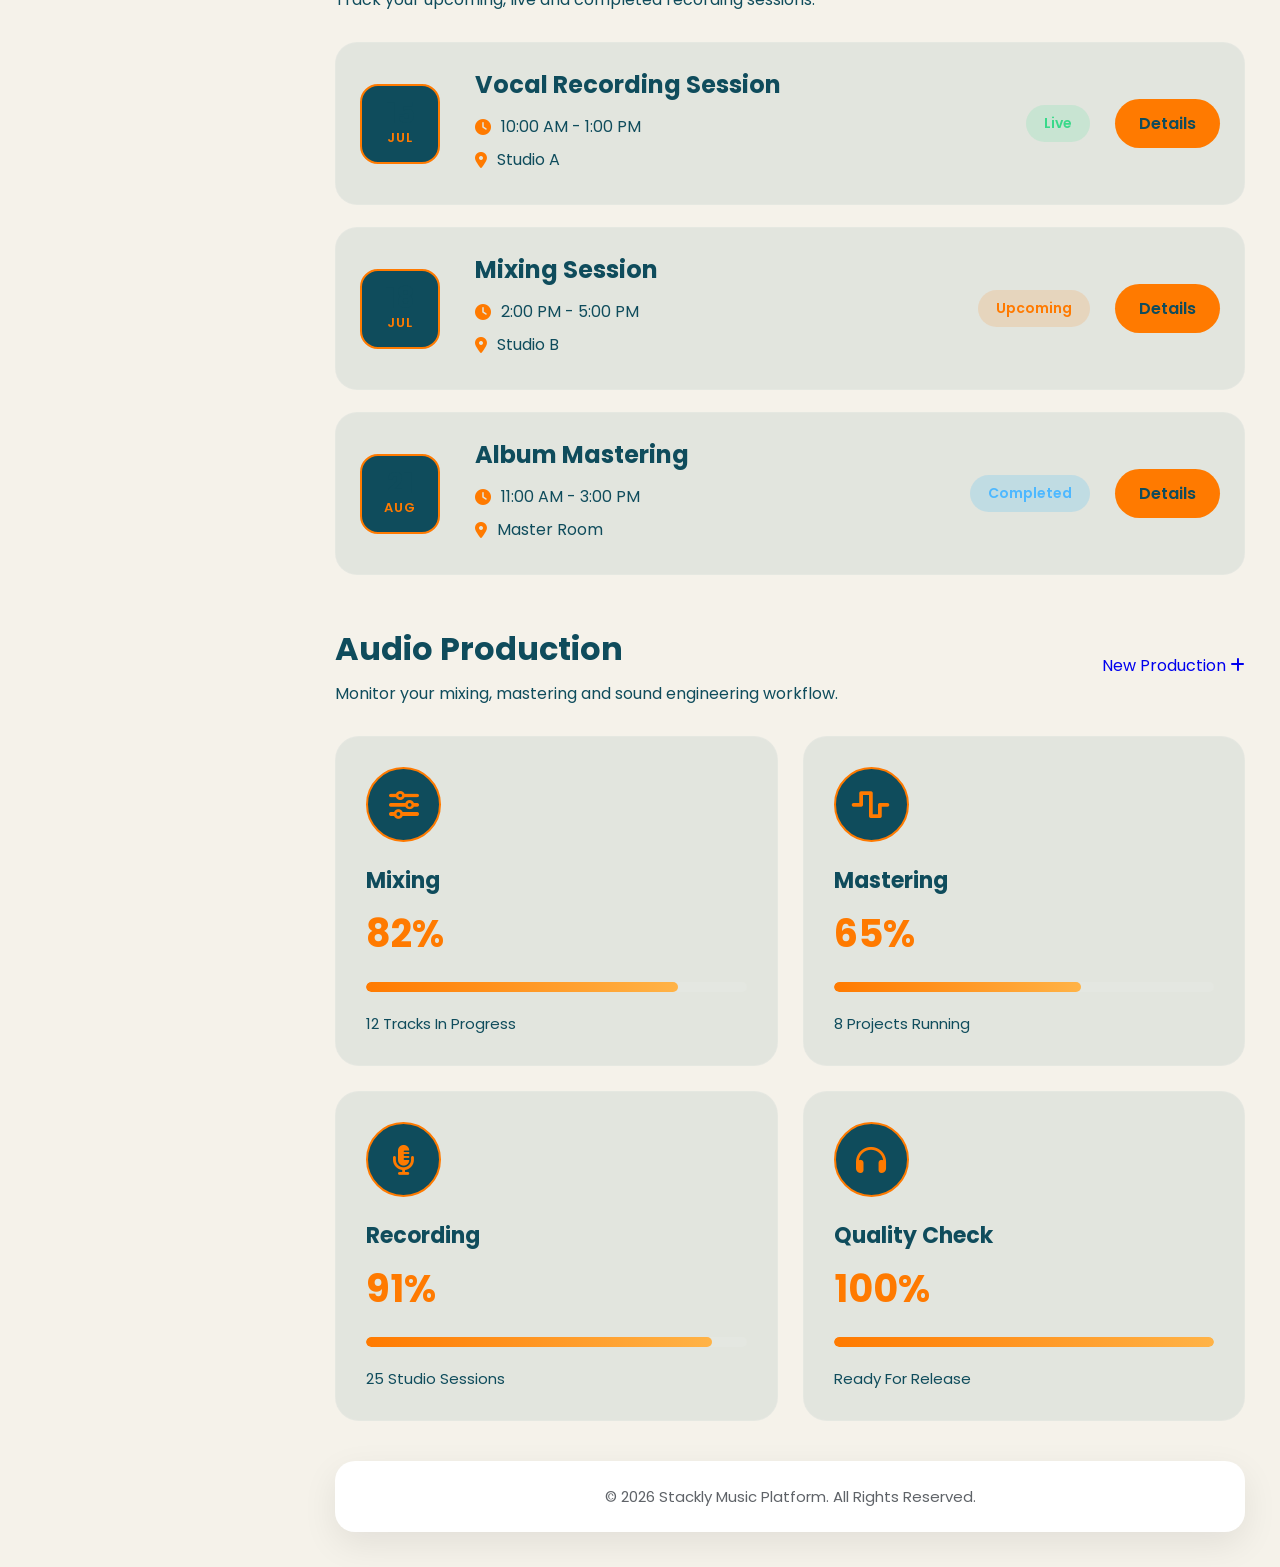
<file: producer-dashboard.html>
<!DOCTYPE html>
<html lang="en">

<head>

<meta charset="UTF-8">
<meta name="viewport" content="width=device-width, initial-scale=1.0">

<title>Music Producer Dashboard | Stackly</title>

<link rel="preconnect" href="https://fonts.googleapis.com">
<link rel="preconnect" href="https://fonts.gstatic.com" crossorigin>

<link href="https://fonts.googleapis.com/css2?family=Poppins:wght@300;400;500;600;700;800&display=swap" rel="stylesheet">

<link rel="stylesheet" href="https://cdnjs.cloudflare.com/ajax/libs/font-awesome/6.7.2/css/all.min.css">

<link rel="stylesheet" href="css/dashboard.css">

</head>

<body>

<div class="dashboard">

<!--======================
Overlay
=======================-->

<div class="sidebar-overlay"></div>

<!--======================
Sidebar
=======================-->

<aside class="sidebar">

<div class="sidebar-top">

<a href="producer-dashboard.html" class="logo">

<img src="images/stackly-orange.webp" alt="Logo">

</a>

<button class="close-sidebar">

<i class="fa-solid fa-xmark"></i>

</button>

</div>

<!-- Artist -->

<div class="artist-profile">

<div class="artist-avatar">

<img src="images/artist1.webp" alt="Artist">

</div>

<h3>Arjun Verma</h3>

<p>Independent Music Producer</p>

</div>

<!-- Menu -->

<ul class="sidebar-menu">

<li class="active">

<a href="producer-dashboard.html">

<i class="fa-solid fa-house"></i>

<span>Dashboard</span>

</a>

</li>

<li>

<a href="#projects">

<i class="fa-solid fa-music"></i>

<span>Projects</span>

</a>

</li>

<li>

<a href="#sessions">

<i class="fa-solid fa-compact-disc"></i>

<span>Studio Sessions</span>

</a>

</li>

<li>

<a href="#mixing">

<i class="fa-solid fa-headphones"></i>

<span>Audio Production</span>

</a>

</li>


<li>

</li>

<li>

<a href="404.html">

<i class="fa-solid fa-gear"></i>

<span>Settings</span>

</a>

</li>

<li>

<a href="index.html">

<i class="fa-solid fa-right-from-bracket"></i>

<span>Logout</span>

</a>

</li>

</ul>

</aside>

<!--======================
Main Content
=======================-->

<main class="main-content">

<!--======================
Header
=======================-->

<header class="topbar">

<div class="top-left">

<button class="menu-toggle">

<i class="fa-solid fa-bars"></i>

</button>

<div>

<h1>Music Producer Dashboard</h1>
<p>
Welcome Back,
<strong id="userEmail">
guest@gmail.com
</strong>
🎵
<br>
<span id="currentDate"></span>
</p>

</div>

</div>

<div class="top-right">

<div class="search-box">

<input type="search" placeholder="Search songs, albums, playlists...">

<i class="fa-solid fa-magnifying-glass"></i>

</div>
<button class="icon-btn" onclick="window.location.href='404.html'">

    <i class="fa-regular fa-bell"></i>

    <span>8</span>

</button>

<button class="icon-btn" onclick="window.location.href='404.html'">

    <i class="fa-regular fa-envelope"></i>

    <span>5</span>

</button>

<div class="profile">

<img src="images/artist1.webp" alt="Profile">

</div>

</div>

</header>


<!--=========================================
        PRODUCER STUDIO OVERVIEW
==========================================-->

<section class="dashboard-grid">

    <div class="dashboard-card">

        <div class="card-header">

            <h3>Studio Overview</h3>

            <a href="404.html">View Studio</a>

        </div>

        <div class="stats">

            <div class="stat-box">

                <i class="fa-solid fa-microphone-lines"></i>

                <h2>58</h2>

                <p>Tracks Produced</p>

            </div>

            <div class="stat-box">

                <i class="fa-solid fa-headphones"></i>

                <h2>23</h2>

                <p>Mixing Projects</p>

            </div>

            <div class="stat-box">

                <i class="fa-solid fa-sliders"></i>

                <h2>14</h2>

                <p>Mastering Jobs</p>

            </div>

        </div>

    </div>

    <div class="dashboard-card">

        <div class="card-header">

            <h3>Today's Studio</h3>

        </div>

        <img src="images/live-performance.webp" alt="Studio">

    </div>

</section>

<!--=========================================
        ACTIVE COLLABORATIONS
==========================================-->

<section class="dashboard-card">

    <div class="card-header">

        <h3>Active Collaborations</h3>

        <a href="404.html">View All</a>

    </div>

    <div class="recent-list">

        <div class="recent-item">

            <img src="images/artist1.webp" alt="">

            <div>

                <h4>Arjun Verma</h4>

                <p>Recording New Album</p>

            </div>

            <strong>80%</strong>

        </div>

        <div class="recent-item">

            <img src="images/artist2.webp" alt="">

            <div>

                <h4>Neha Kapoor</h4>

                <p>Mixing Session</p>

            </div>

            <strong>65%</strong>

        </div>

        <div class="recent-item">

            <img src="images/artist3.webp" alt="">

            <div>

                <h4>DJ Alex</h4>

                <p>EDM Production</p>

            </div>

            <strong>40%</strong>

        </div>

    </div>

</section>

<!--=========================================
        PLUGINS & EQUIPMENT
==========================================-->

<section class="dashboard-grid">

    <div class="dashboard-card">

        <div class="card-header">

            <h3>Studio Equipment</h3>

        </div>

        <ul class="goal-list">

            <li>
                <span>Audio Interface</span>
                <strong>Online</strong>
            </li>

            <li>
                <span>MIDI Keyboard</span>
                <strong>Connected</strong>
            </li>

            <li>
                <span>Studio Monitors</span>
                <strong>Ready</strong>
            </li>

            <li>
                <span>Microphones</span>
                <strong>4 Active</strong>
            </li>

        </ul>

    </div>

    <div class="dashboard-card">

        <div class="card-header">

            <h3>Top Plugins</h3>

        </div>

        <div class="platform-list">

            <div class="platform-item">

                <span>Auto-Tune Pro</span>

                <strong>96%</strong>

            </div>

            <div class="platform-item">

                <span>FabFilter Pro-Q</span>

                <strong>88%</strong>

            </div>

            <div class="platform-item">

                <span>Kontakt</span>

                <strong>81%</strong>

            </div>

            <div class="platform-item">

                <span>Serum</span>

                <strong>76%</strong>

            </div>

        </div>

    </div>

</section>

<!--=========================================
        PROJECT TIMELINE
==========================================-->

<section class="dashboard-card">

    <div class="card-header">

        <h3>Production Timeline</h3>

        <a href="404.html">Full Timeline</a>

    </div>

    <table class="orders-table">

        <thead>

            <tr>

                <th>Project</th>

                <th>Artist</th>

                <th>Deadline</th>

                <th>Status</th>

            </tr>

        </thead>

        <tbody>

            <tr>

                <td>Echo Beats</td>

                <td>Arjun</td>

                <td>18 Jul</td>

                <td><span class="success">Recording</span></td>

            </tr>

            <tr>

                <td>Skyline</td>

                <td>Neha</td>

                <td>21 Jul</td>

                <td><span class="pending">Mixing</span></td>

            </tr>

            <tr>

                <td>Forever</td>

                <td>DJ Alex</td>

                <td>25 Jul</td>

                <td><span class="success">Mastering</span></td>

            </tr>

            <tr>

                <td>Moonlight</td>

                <td>Riya</td>

                <td>29 Jul</td>

                <td><span class="pending">Editing</span></td>

            </tr>

        </tbody>

    </table>

</section>

<section id="projects" class="dashboard-section">

    <div class="section-header">

        <div>

            <h2>Production Projects</h2>

            <p>Manage all your active and completed music production projects.</p>

        </div>

        <a href="404.html" class="hero-btn primary-btn">

            New Project

            <i class="fa-solid fa-plus"></i>

        </a>

    </div>

    <div class="projects-grid">

        <div class="project-card">

            <img src="images/music1.webp" alt="Project">

            <div class="project-content">

                <h3>Midnight Echoes</h3>

                <p>Pop Album Production</p>

                <div class="project-meta">

                    <span><i class="fa-solid fa-calendar"></i> 12 Jul 2026</span>

                    <span class="status completed">Completed</span>

                </div>

                <a href="404.html" class="project-btn">

                    View Project

                    <i class="fa-solid fa-arrow-right"></i>

                </a>

            </div>

        </div>

        <div class="project-card">

            <img src="images/music2.webp" alt="Project">

            <div class="project-content">

                <h3>Future Beats</h3>

                <p>EDM Single Production</p>

                <div class="project-meta">

                    <span><i class="fa-solid fa-calendar"></i> 18 Jul 2026</span>

                    <span class="status progress">In Progress</span>

                </div>

                <a href="404.html" class="project-btn">

                    View Project

                    <i class="fa-solid fa-arrow-right"></i>

                </a>

            </div>

        </div>

        <div class="project-card">

            <img src="images/music3.webp" alt="Project">

            <div class="project-content">

                <h3>Ocean Waves</h3>

                <p>Acoustic Recording</p>

                <div class="project-meta">

                    <span><i class="fa-solid fa-calendar"></i> 22 Jul 2026</span>

                    <span class="status pending">Pending</span>

                </div>

                <a href="404.html" class="project-btn">

                    View Project

                    <i class="fa-solid fa-arrow-right"></i>

                </a>

            </div>

        </div>

        <div class="project-card">

            <img src="images/music4.webp" alt="Project">

            <div class="project-content">

                <h3>Live Sessions</h3>

                <p>Concert Audio Mixing</p>

                <div class="project-meta">

                    <span><i class="fa-solid fa-calendar"></i> 30 Jul 2026</span>

                    <span class="status completed">Completed</span>

                </div>

                <a href="404.html" class="project-btn">

                    View Project

                    <i class="fa-solid fa-arrow-right"></i>

                </a>

            </div>

        </div>

    </div>

</section>

<section id="sessions" class="dashboard-section">

    <div class="section-header">

        <div>

            <h2>Studio Sessions</h2>

            <p>Track your upcoming, live and completed recording sessions.</p>

        </div>

        <a href="404.html" class="hero-btn primary-btn">

            Book Session

            <i class="fa-solid fa-plus"></i>

        </a>

    </div>

    <div class="sessions-list">

        <!-- Session 1 -->

        <div class="session-item">

            <div class="session-date">

                <span>15</span>

                <small>JUL</small>

            </div>

            <div class="session-details">

                <h3>Vocal Recording Session</h3>

                <p><i class="fa-solid fa-clock"></i> 10:00 AM - 1:00 PM</p>
                <p><i class="fa-solid fa-location-dot"></i> Studio A</p>

            </div>

            <div class="session-status live">

                Live

            </div>

            <a href="404.html" class="session-btn">

                Details

            </a>

        </div>

        <!-- Session 2 -->

        <div class="session-item">

            <div class="session-date">

                <span>18</span>

                <small>JUL</small>

            </div>

            <div class="session-details">

                <h3>Mixing Session</h3>

                <p><i class="fa-solid fa-clock"></i> 2:00 PM - 5:00 PM</p>
                <p><i class="fa-solid fa-location-dot"></i> Studio B</p>

            </div>

            <div class="session-status upcoming">

                Upcoming

            </div>

            <a href="404.html" class="session-btn">

                Details

            </a>

        </div>

        <!-- Session 3 -->

        <div class="session-item">

            <div class="session-date">

                <span>21</span>

                <small>AUG</small>

            </div>

            <div class="session-details">

                <h3>Album Mastering</h3>

                <p><i class="fa-solid fa-clock"></i> 11:00 AM - 3:00 PM</p>
                <p><i class="fa-solid fa-location-dot"></i> Master Room</p>

            </div>

            <div class="session-status completed">

                Completed

            </div>

            <a href="404.html" class="session-btn">

                Details

            </a>

        </div>

    </div>

</section>

<section id="mixing" class="dashboard-section">

    <div class="section-header">

        <div>

            <h2>Audio Production</h2>

            <p>Monitor your mixing, mastering and sound engineering workflow.</p>

        </div>

        <a href="404.html" class="hero-btn primary-btn">

            New Production

            <i class="fa-solid fa-plus"></i>

        </a>

    </div>

    <div class="production-grid">

        <!-- Card 1 -->

        <div class="production-card">

            <div class="production-icon">

                <i class="fa-solid fa-sliders"></i>

            </div>

            <h3>Mixing</h3>

            <h4>82%</h4>

            <div class="progress-bar">

                <span style="width:82%;"></span>

            </div>

            <p>12 Tracks In Progress</p>

        </div>

        <!-- Card 2 -->

        <div class="production-card">

            <div class="production-icon">

                <i class="fa-solid fa-wave-square"></i>

            </div>

            <h3>Mastering</h3>

            <h4>65%</h4>

            <div class="progress-bar">

                <span style="width:65%;"></span>

            </div>

            <p>8 Projects Running</p>

        </div>

        <!-- Card 3 -->

        <div class="production-card">

            <div class="production-icon">

                <i class="fa-solid fa-microphone-lines"></i>

            </div>

            <h3>Recording</h3>

            <h4>91%</h4>

            <div class="progress-bar">

                <span style="width:91%;"></span>

            </div>

            <p>25 Studio Sessions</p>

        </div>

        <!-- Card 4 -->

        <div class="production-card">

            <div class="production-icon">

                <i class="fa-solid fa-headphones"></i>

            </div>

            <h3>Quality Check</h3>

            <h4>100%</h4>

            <div class="progress-bar">

                <span style="width:100%;"></span>

            </div>

            <p>Ready For Release</p>

        </div>

    </div>

</section>
<!--====================================
        FOOTER
=====================================-->

<footer class="dashboard-footer">

    <p>

        © 2026 Stackly Music Platform. All Rights Reserved.

    </p>

</footer>

</main>

</div>

<script src="js/dashboard.js"></script>

</body>

</html>
</file>
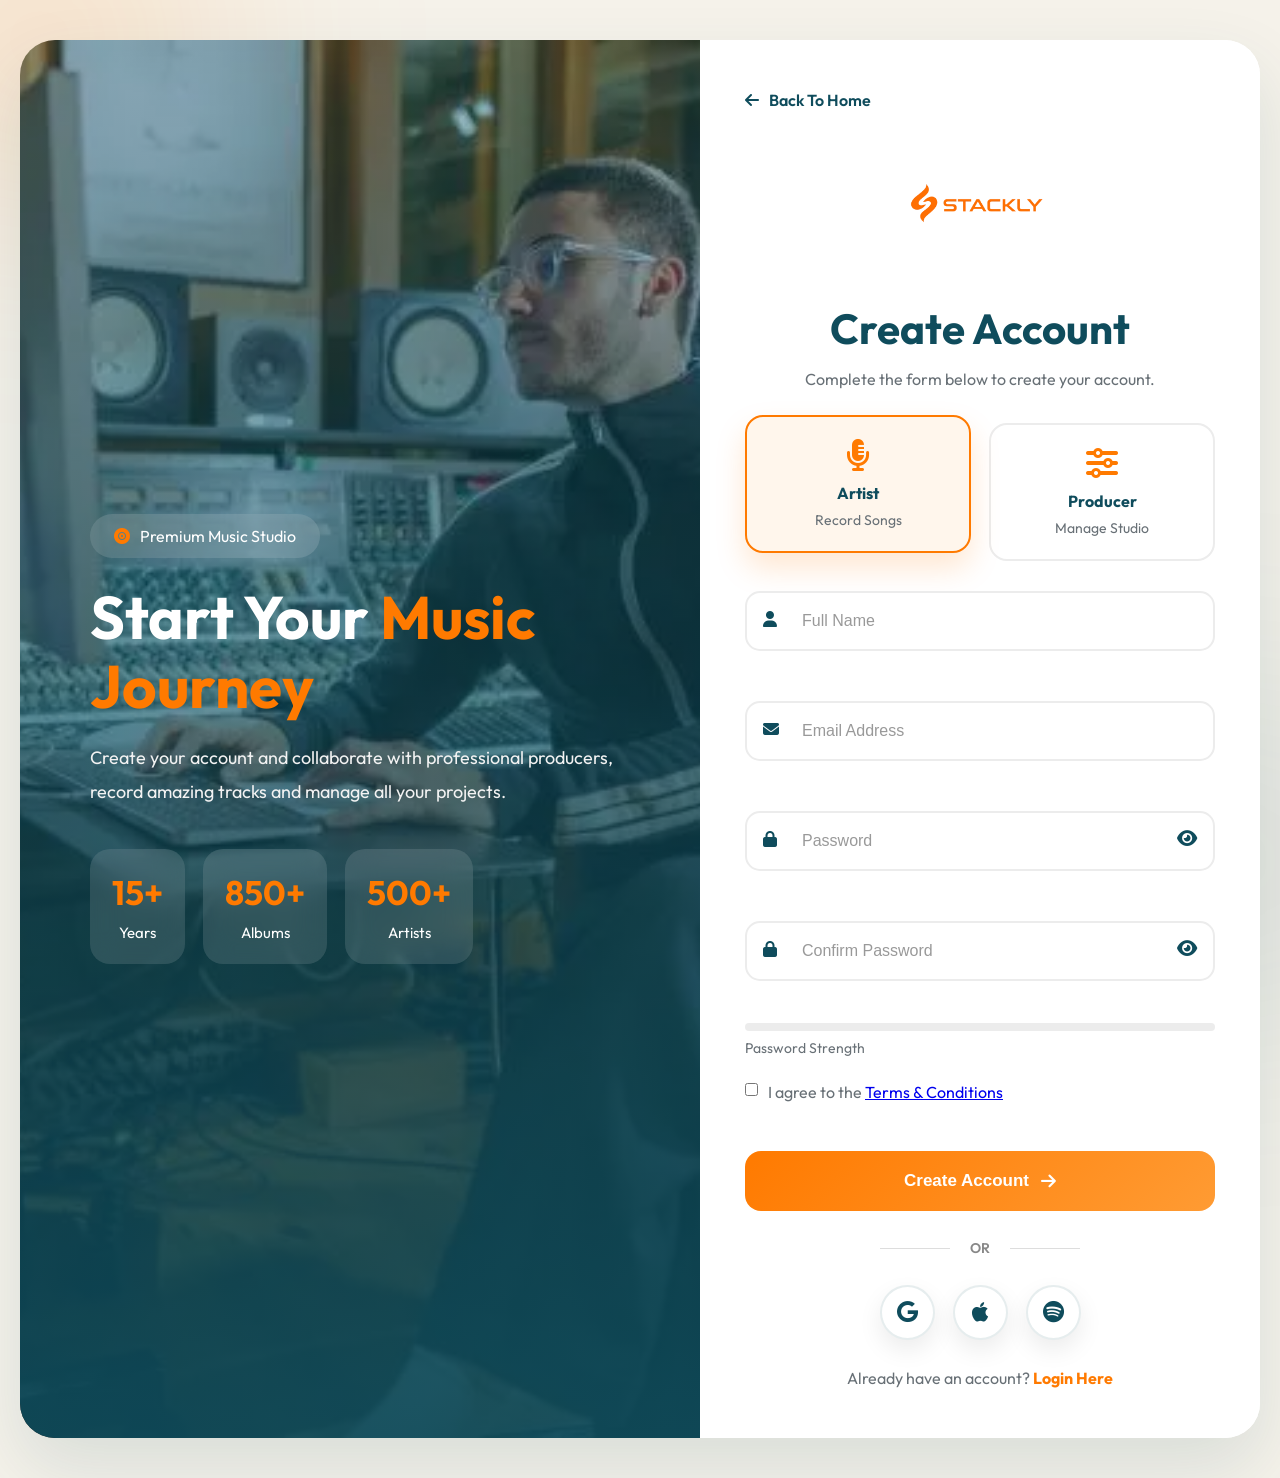
<file: signup.html>
<!DOCTYPE html>
<html lang="en">

<head>

    <meta charset="UTF-8">

    <meta name="viewport" content="width=device-width, initial-scale=1.0">

    <title>Create Account | MelodyX Studio</title>

    <!-- Google Font -->
    <link href="https://fonts.googleapis.com/css2?family=Outfit:wght@300;400;500;600;700;800&display=swap"
          rel="stylesheet">

    <!-- Font Awesome -->
    <link rel="stylesheet"
          href="https://cdnjs.cloudflare.com/ajax/libs/font-awesome/6.7.2/css/all.min.css">

    <!-- CSS -->
    <link rel="stylesheet" href="css/signup.css">

</head>

<body>

<!--==========================
        BACKGROUND
===========================-->

<div class="bg-circle circle-one"></div>

<div class="bg-circle circle-two"></div>

<div class="bg-circle circle-three"></div>

<!--==========================
      SIGNUP SECTION
===========================-->

<section class="signup-section">

<div class="signup-wrapper">

<!--==========================
        LEFT SIDE
===========================-->

<div class="signup-left">

<img src="images/music4.webp"
     alt="Studio">

<div class="left-overlay"></div>

<div class="left-content">

<span class="hero-badge">

<i class="fa-solid fa-record-vinyl"></i>

Premium Music Studio

</span>

<h1>

Start Your

<span>Music Journey</span>

</h1>

<p>

Create your account and collaborate with
professional producers, record amazing
tracks and manage all your projects.

</p>

<div class="left-stats">

<div class="stat-card">

<h3>15+</h3>

<span>Years</span>

</div>

<div class="stat-card">

<h3>850+</h3>

<span>Albums</span>

</div>

<div class="stat-card">

<h3>500+</h3>

<span>Artists</span>

</div>

</div>

</div>

</div>

<!--==========================
        RIGHT SIDE
===========================-->

<div class="signup-right">

<a href="index.html"
class="back-home">

<i class="fa-solid fa-arrow-left"></i>

Back To Home

</a>

<div class="signup-logo">

<img src="images/stackly-orange.webp"
     alt="Logo">

</div>

<h2>

Create Account

</h2>

<p class="signup-subtitle">

Complete the form below to create your account.

</p>

<!--==========================
        ROLE
===========================-->

<div class="role-selector">

<div class="role-card active"

data-role="artist">

<i class="fa-solid fa-microphone-lines"></i>

<h4>Artist</h4>

<span>Record Songs</span>

</div>

<div class="role-card"

data-role="producer">

<i class="fa-solid fa-sliders"></i>

<h4>Producer</h4>

<span>Manage Studio</span>

</div>

</div>

<!--==========================
        FORM
===========================-->

<form id="signupForm" novalidate>

<input type="hidden"

id="selectedRole"

value="artist">

<!-- FULL NAME -->

<div class="input-group">

<i class="fa-solid fa-user"></i>

<input

type="text"

id="fullname"

placeholder="Full Name"

maxlength="40"

autocomplete="off">

<small

class="error"

id="nameError">

</small>

</div>

<!-- EMAIL -->

<div class="input-group">

<i class="fa-solid fa-envelope"></i>

<input

type="email"

id="email"

placeholder="Email Address"

autocomplete="off">

<small

class="error"

id="emailError">

</small>

</div>

<!-- PASSWORD -->

<div class="input-group password-group">

<i class="fa-solid fa-lock"></i>

<input

type="password"

id="password"

placeholder="Password">

<button

type="button"

class="toggle-password"

id="togglePassword">

<i class="fa-solid fa-eye"></i>

</button>

<small

class="error"

id="passwordError">

</small>

</div>
<!--==========================
        CONFIRM PASSWORD
===========================-->

<div class="input-group password-group">

<i class="fa-solid fa-lock"></i>

<input

type="password"

id="confirmPassword"

placeholder="Confirm Password">

<button

type="button"

class="toggle-password"

id="toggleConfirmPassword">

<i class="fa-solid fa-eye"></i>

</button>

<small

class="error"

id="confirmPasswordError">

</small>

</div>

<!--==========================
    PASSWORD STRENGTH
===========================-->

<div class="password-strength">

<div class="strength-bar">

<span id="strengthFill"></span>

</div>

<p id="strengthText">

Password Strength

</p>

</div>

<!--==========================
        TERMS
===========================-->

<div class="form-options">

<label class="remember-me">

<input

type="checkbox"

id="terms">

<span>

I agree to the

<a href="404.html">

Terms & Conditions

</a>

</span>

</label>

</div>

<small

class="error"

id="termsError">

</small>

<!--==========================
    CREATE ACCOUNT
===========================-->

<button

type="submit"

class="signup-btn">

Create Account

<i class="fa-solid fa-arrow-right"></i>

</button>

<!--==========================
        DIVIDER
===========================-->

<div class="divider">

<span>

OR

</span>

</div>

<!--==========================
      SOCIAL LOGIN
===========================-->

<div class="social-login">

<a href="404.html">

<i class="fa-brands fa-google"></i>

</a>

<a href="404.html">

<i class="fa-brands fa-apple"></i>

</a>

<a href="404.html">

<i class="fa-brands fa-spotify"></i>

</a>

</div>

<!--==========================
      LOGIN LINK
===========================-->

<div class="login-text">

Already have an account?

<a href="login.html">

Login Here

</a>

</div>

</form>

</div>

</div>

</section>

<!--==========================
    FLOATING MUSIC ICONS
===========================-->

<div class="floating-icons">

<i class="fa-solid fa-music note1"></i>

<i class="fa-solid fa-record-vinyl note2"></i>

<i class="fa-solid fa-headphones note3"></i>

<i class="fa-solid fa-wave-square note4"></i>

</div>

<!--==========================
        JAVASCRIPT
===========================-->

<script src="js/signup.js"></script>

</body>

</html>
</file>
<file: css/dashboard.css>
/*=========================================
        GOOGLE FONT
=========================================*/
@import url('https://fonts.googleapis.com/css2?family=Poppins:wght@300;400;500;600;700;800&display=swap');

/*=========================================
        ROOT VARIABLES
=========================================*/
:root{

    --primary:#0F4C5C;
    --secondary:#F5F2EA;
    --accent:#FF7A00;
    --white:#ffffff;
    --dark:#16222a;
    --text:#5f6368;
    --border:#e6e6e6;
    --shadow:0 12px 35px rgba(0,0,0,.08);
    --radius:18px;
    --transition:.35s ease;

}

/*=========================================
        RESET
=========================================*/

*{
    margin:0;
    padding:0;
    box-sizing:border-box;
}

html{
    scroll-behavior:smooth;
}

body{

    font-family:'Poppins',sans-serif;
    background:var(--secondary);
    color:var(--dark);
    overflow-x:hidden;

}

img{

    max-width:100%;
    display:block;

}

a{

    text-decoration:none;

}

ul{

    list-style:none;

}

button,
input{

    border:none;
    outline:none;
    font-family:inherit;

}

/*=========================================
        DASHBOARD
=========================================*/

.dashboard{

    display:flex;
    min-height:100vh;

}

.main-content{

    width:calc(100% - 300px);
    margin-left:300px;
    padding:35px;

}

/*=========================================
        SIDEBAR
=========================================*/

.sidebar{

    position:fixed;
    top:0;
    left:0;

    width:300px;
    height:100vh;

    background:var(--primary);

    color:#fff;

    overflow-y:auto;

    z-index:1000;

    transition:.4s;

}

.sidebar::-webkit-scrollbar{

    width:6px;

}

.sidebar::-webkit-scrollbar-thumb{

    background:rgba(255,255,255,.2);

}

/*=========================================
        SIDEBAR TOP
=========================================*/

.sidebar-top{

    display:flex;
    justify-content:space-between;
    align-items:center;

    padding:24px;

    border-bottom:1px solid rgba(255,255,255,.08);

}

.logo img{

    width:170px;

}

.close-sidebar{

    width:45px;
    height:45px;

    display:none;

    justify-content:center;
    align-items:center;

    border-radius:12px;

    background:rgba(255,255,255,.08);

    color:#fff;

    cursor:pointer;

    transition:.3s;

}

.close-sidebar:hover{

    background:var(--accent);

}

/*=========================================
        ARTIST PROFILE
=========================================*/

.artist-profile{

    text-align:center;

    padding:35px 20px;

}

.artist-avatar{

    width:110px;
    height:110px;

    margin:auto;

    border-radius:50%;

    overflow:hidden;

    border:5px solid rgba(255,255,255,.15);

}

.artist-avatar img{

    width:100%;
    height:100%;
    object-fit:cover;

}

.artist-profile h3{

    margin-top:20px;

    font-size:24px;

    font-weight:700;

}

.artist-profile p{

    margin-top:8px;

    color:#d9d9d9;

    font-size:14px;

}

/*=========================================
        SIDEBAR MENU
=========================================*/

.sidebar-menu{

    padding:10px 18px 40px;

}

.sidebar-menu li{

    margin-bottom:10px;

}

.sidebar-menu li a{

    display:flex;

    align-items:center;

    gap:18px;

    padding:16px 18px;

    border-radius:14px;

    color:#fff;

    transition:.35s;

    font-weight:500;

}

.sidebar-menu li a i{

    width:24px;

    text-align:center;

    font-size:18px;

}

.sidebar-menu li:hover a{

    background:rgba(255,255,255,.08);

    transform:translateX(8px);

}

.sidebar-menu li.active a{

    background:var(--accent);

    color:#fff;

    box-shadow:0 15px 30px rgba(255,122,0,.35);

}

/*=========================================
        OVERLAY
=========================================*/

.sidebar-overlay{

    position:fixed;

    inset:0;

    background:rgba(0,0,0,.45);

    opacity:0;

    visibility:hidden;

    transition:.3s;

    z-index:999;

}

.sidebar-overlay.active{

    opacity:1;

    visibility:visible;

}

/*=========================================
        HEADER
=========================================*/

.topbar{

    display:flex;

    justify-content:space-between;

    align-items:center;

    gap:25px;

    background:#fff;

    padding:25px 30px;

    border-radius:20px;

    box-shadow:var(--shadow);

    margin-bottom:35px;

}

.top-left{

    display:flex;

    align-items:center;

    gap:18px;

}

.top-left h1{

    font-size:32px;

    color:var(--primary);

}

.top-left p{

    margin-top:6px;

    color:var(--text);

}

.top-left strong{

    color:var(--accent);

}

/*=========================================
        MOBILE MENU BUTTON
=========================================*/
/*=====================================
        MOBILE TOGGLE FIX
=====================================*/

.menu-toggle{

    width:52px !important;
    height:52px;

    display:none;

    justify-content:center;
    align-items:center;

    border-radius:12px;

    background:var(--primary);

    color:#fff;

    font-size:22px;

    cursor:pointer;

    transition:.3s;

}

.menu-toggle:hover{

    background:var(--accent);

}

/*=========================================
        HEADER RIGHT
=========================================*/

.top-right{

    display:flex;

    align-items:center;

    gap:18px;

}

.search-box{

    position:relative;

}

.search-box input{

    width:320px;

    height:54px;

    border:1px solid var(--border);

    border-radius:50px;

    padding:0 55px 0 22px;

    background:#fafafa;

}

.search-box i{

    position:absolute;

    top:50%;
    right:20px;

    transform:translateY(-50%);

    color:var(--primary);

}

.icon-btn{

    width:52px;
    height:52px;

    border-radius:50%;

    background:#fff;

    box-shadow:var(--shadow);

    cursor:pointer;

    position:relative;

    transition:.3s;

}

.icon-btn:hover{

    background:var(--accent);

    color:#fff;

}

.icon-btn span{

    position:absolute;

    top:-4px;
    right:-4px;

    width:22px;
    height:22px;

    background:var(--accent);

    color:#fff;

    border-radius:50%;

    font-size:11px;

    display:flex;

    justify-content:center;
    align-items:center;

}

.profile img{

    width:55px;
    height:55px;

    border-radius:50%;

    object-fit:cover;

    border:3px solid var(--accent);

}
/*=========================================
        HERO SECTION
=========================================*/

.hero{

    display:grid;
    grid-template-columns:1.3fr .7fr;
    align-items:center;
    gap:40px;

    background:var(--white);

    padding:45px;

    border-radius:22px;

    box-shadow:var(--shadow);

    margin-bottom:35px;

}

.hero-left .tag{

    display:inline-flex;

    align-items:center;

    gap:10px;

    padding:10px 20px;

    background:rgba(255,122,0,.12);

    color:var(--accent);

    border-radius:50px;

    font-size:14px;

    font-weight:600;

    margin-bottom:20px;

}

.hero-left h2{

    font-size:46px;

    color:var(--primary);

    line-height:1.2;

    margin-bottom:20px;

}

.hero-left p{

    font-size:16px;

    color:var(--text);

    line-height:1.8;

    max-width:600px;

    margin-bottom:30px;

}

.hero-buttons{

    display:flex;

    gap:18px;

    flex-wrap:wrap;

}

.btn-primary{

    display:inline-flex;

    align-items:center;

    gap:10px;

    background:var(--accent);

    color:#fff;

    padding:16px 34px;

    border-radius:50px;

    font-weight:600;

    transition:var(--transition);

}

.btn-primary:hover{

    transform:translateY(-6px);

    box-shadow:0 15px 35px rgba(255,122,0,.35);

}

.btn-outline{

    display:inline-flex;

    align-items:center;

    gap:10px;

    border:2px solid var(--primary);

    color:var(--primary);

    padding:16px 34px;

    border-radius:50px;

    font-weight:600;

    transition:var(--transition);

}

.btn-outline:hover{

    background:var(--primary);

    color:#fff;

}

.hero-right{

    display:flex;

    justify-content:center;

}

.hero-right img{

    width:100%;

    max-width:420px;

    animation:floatImage 4s ease-in-out infinite;

}

@keyframes floatImage{

0%{
transform:translateY(0);
}

50%{
transform:translateY(-18px);
}

100%{
transform:translateY(0);
}

}

/*=========================================
        STATISTICS
=========================================*/

.stats{

    display:grid;

    grid-template-columns:repeat(4,1fr);

    gap:25px;

    margin-bottom:35px;

}

.stat-card{

    background:var(--white);

    border-radius:20px;

    padding:28px;

    display:flex;

    justify-content:space-between;

    align-items:center;

    box-shadow:var(--shadow);

    transition:var(--transition);

}

.stat-card:hover{

    transform:translateY(-10px);

}

.stat-card small{

    display:block;

    color:var(--text);

    margin-bottom:8px;

}

.stat-card h3{

    font-size:34px;

    color:var(--primary);

    margin-bottom:8px;

}

.stat-card p{

    color:var(--accent);

    font-size:14px;

}

.stat-card i{

    width:72px;

    height:72px;

    display:flex;

    justify-content:center;

    align-items:center;

    border-radius:18px;

    background:rgba(15,76,92,.08);

    color:var(--primary);

    font-size:28px;

}

/*=========================================
        DASHBOARD GRID
=========================================*/

.dashboard-grid{

    display:grid;

    grid-template-columns:2fr 1fr;

    gap:25px;

    margin-bottom:30px;

}

.dashboard-card{

    background:var(--white);

    padding:28px;

    border-radius:20px;

    box-shadow:var(--shadow);

    transition:var(--transition);

}

.dashboard-card:hover{

    transform:translateY(-6px);

}

.card-header{

    display:flex;

    justify-content:space-between;

    align-items:center;

    margin-bottom:25px;

}

.card-header h3{

    color:var(--primary);

    font-size:24px;

}

.card-header a{

    color:var(--accent);

    font-weight:600;

}

/*=========================================
        STREAMING GRAPH
=========================================*/

.chart-bars{

    height:300px;

    display:flex;

    justify-content:space-between;

    align-items:flex-end;

    gap:15px;

}

.bar{

    flex:1;

    border-radius:12px 12px 0 0;

    background:linear-gradient(to top,var(--accent),var(--primary));

    position:relative;

    transition:.4s;

}

.bar:hover{

    transform:scaleY(1.08);

}

.bar span{

    position:absolute;

    bottom:-34px;

    left:50%;

    transform:translateX(-50%);

    font-size:13px;

    color:var(--text);

}

/*=========================================
        MONTHLY GOAL
=========================================*/

.goal-box h2{

    font-size:56px;

    color:var(--primary);

    margin-bottom:10px;

}

.goal-box p{

    color:var(--text);

    margin-bottom:20px;

}

.progress{

    width:100%;

    height:12px;

    background:#ececec;

    border-radius:50px;

    overflow:hidden;

    margin-bottom:25px;

}

.progress-fill{

    height:100%;

    background:linear-gradient(90deg,var(--accent),var(--primary));

    border-radius:50px;

}

.goal-list{

    display:flex;

    flex-direction:column;

    gap:18px;

}

.goal-list li{

    display:flex;

    justify-content:space-between;

    color:var(--text);

}

.goal-list strong{

    color:var(--primary);

}

/*=========================================
        TOP SONGS
=========================================*/

.recent-list{

    display:flex;

    flex-direction:column;

    gap:18px;

}

.recent-item{

    display:flex;

    align-items:center;

    gap:15px;

    padding:14px;

    border-radius:14px;

    transition:var(--transition);

}

.recent-item:hover{

    background:#fafafa;

}

.recent-item img{

    width:70px;

    height:70px;

    border-radius:14px;

    object-fit:cover;

}

.recent-item div{

    flex:1;

}

.recent-item h4{

    color:var(--primary);

    margin-bottom:6px;

}

.recent-item p{

    color:var(--text);

    font-size:14px;

}

.recent-item strong{

    color:var(--accent);

    font-size:18px;

}

/*=========================================
        MUSIC PLATFORMS
=========================================*/

.platform-list{

    display:flex;

    flex-direction:column;

    gap:18px;

}

.platform-item{

    display:flex;

    justify-content:space-between;

    align-items:center;

    padding:16px 18px;

    border-radius:14px;

    background:#fafafa;

    transition:var(--transition);

}

.platform-item:hover{

    background:rgba(15,76,92,.08);

}

.platform-item span{

    color:var(--text);

    font-weight:500;

}

.platform-item strong{

    color:var(--accent);

    font-size:18px;

}
/*=========================================
        ALBUMS TABLE
=========================================*/

.orders-table{

    width:100%;

    border-collapse:collapse;

}

.orders-table thead{

    background:var(--primary);

}

.orders-table thead th{

    color:#fff;

    padding:16px 18px;

    text-align:left;

    font-size:15px;

    font-weight:600;

}

.orders-table tbody tr{

    border-bottom:1px solid var(--border);

    transition:var(--transition);

}

.orders-table tbody tr:hover{

    background:#fafafa;

}

.orders-table tbody td{

    padding:18px;

    color:var(--text);

    font-size:15px;

}

.success{

    background:#dcfce7;

    color:#15803d;

    padding:8px 16px;

    border-radius:30px;

    font-size:13px;

    font-weight:600;

}

.pending{

    background:#fef3c7;

    color:#b45309;

    padding:8px 16px;

    border-radius:30px;

    font-size:13px;

    font-weight:600;

}

/*=========================================
        FAN & NOTIFICATIONS
=========================================*/

.notification-list{

    display:flex;

    flex-direction:column;

    gap:18px;

}

.notification{

    display:flex;

    gap:18px;

    align-items:flex-start;

    padding:18px;

    border-radius:16px;

    transition:var(--transition);

}

.notification:hover{

    background:#fafafa;

}

.notification i{

    width:55px;

    height:55px;

    display:flex;

    justify-content:center;

    align-items:center;

    border-radius:14px;

    background:rgba(255,122,0,.12);

    color:var(--accent);

    font-size:22px;

}

.notification h4{

    color:var(--primary);

    margin-bottom:6px;

}

.notification p{

    color:var(--text);

    line-height:1.7;

}

/*=========================================
        FOOTER
=========================================*/

.dashboard-footer{

    margin-top:40px;

    background:#fff;

    padding:24px;

    border-radius:20px;

    text-align:center;

    box-shadow:var(--shadow);

}

.dashboard-footer p{

    color:var(--text);

    font-size:15px;

}

/*=========================================
        HOVER EFFECTS
=========================================*/

.dashboard-card,
.hero,
.stat-card{

    transition:.35s ease;

}

.dashboard-card:hover{

    transform:translateY(-8px);

}

.hero:hover{

    transform:translateY(-5px);

}

.stat-card:hover i{

    background:var(--accent);

    color:#fff;

}

/*=========================================
        MOBILE RESPONSIVE
=========================================*/

@media(max-width:1200px){

.hero{

grid-template-columns:1fr;

text-align:center;

}

.hero-left p{

margin:auto auto 30px;

}

.hero-buttons{

justify-content:center;

}

.hero-right{

margin-top:20px;

}

.stats{

grid-template-columns:repeat(2,1fr);

}

.dashboard-grid{

grid-template-columns:1fr;

}

}

@media(max-width:991px){

.sidebar{

left:-300px;

}

.sidebar.active{

left:0;

}

.close-sidebar{

display:flex;

}

.menu-toggle{

display:flex;

}

.main-content{

margin-left:0;

width:100%;

padding:20px;

}

.topbar{

flex-direction:column;

align-items:flex-start;

}

.top-right{

width:100%;

flex-wrap:wrap;

justify-content:space-between;

}

.search-box{

width:100%;

}

.search-box input{

width:100%;

}

}

@media(max-width:768px){

.stats{

grid-template-columns:1fr;

}

.hero{

padding:30px 20px;

}

.hero-left h2{

font-size:32px;

}

.dashboard-card{

padding:22px;

}

.card-header{

flex-direction:column;

align-items:flex-start;

gap:10px;

}

.orders-table{

display:block;

overflow-x:auto;

white-space:nowrap;

}

.top-left h1{

font-size:24px;

}
.menu-toggle{
    width:92px;
    height: 42px;
}

}

@media(max-width:576px){

.main-content{

padding:15px;

}

.topbar{

padding:18px;

}

.hero-buttons{

flex-direction:column;

}

.btn-primary,
.btn-outline{

width:100%;

justify-content:center;

}

.profile img{

width:48px;

height:48px;

}

.sidebar{

width:280px;

}

.chart-bars{

height:220px;

}

.bar span{

font-size:11px;

}

}

/*=========================================
        REVEAL ANIMATION
=========================================*/

.hidden{

opacity:0;

transform:translateY(40px);

transition:.7s ease;

}

.show{

opacity:1;

transform:translateY(0);

}

/*=========================================
        ACTIVE ICON BUTTON
=========================================*/

.icon-btn.active{

background:var(--accent);

color:#fff;

}

/*=========================================
        SCROLLBAR
=========================================*/

::-webkit-scrollbar{

width:8px;

}

::-webkit-scrollbar-thumb{

background:var(--primary);

border-radius:20px;

}

::-webkit-scrollbar-track{

background:#ececec;

}

/*=========================================
        TEXT SELECTION
=========================================*/

::selection{

background:var(--accent);

color:#fff;

}

/*=========================================
        END OF MUSIC DASHBOARD CSS
=========================================*/

/*=========================================
        MOBILE FIX
=========================================*/

@media (max-width:768px){

html,
body{
    width:100%;
    overflow-x:hidden;
}

.dashboard{
    overflow-x:hidden;
}

.main-content{
    width:100%;
    margin-left:0;
    padding:15px;
}

/* Header */

.topbar{
    padding:18px;
    flex-direction:column;
    align-items:flex-start;
    gap:20px;
}

.top-left{
    width:100%;
    display:flex;
    align-items:flex-start;
    gap:15px;
}

.top-left div{
    width:100%;
}

.top-left h1{
    font-size:18px;
    line-height:1.4;
    word-break:break-word;
}

/* Email */

#userEmail{
    display:block;
    max-width:100%;
    overflow:hidden;
    text-overflow:ellipsis;
    white-space:nowrap;
    font-size:15px;
}

/* Header Right */

.top-right{
    width:100%;
    display:grid;
    grid-template-columns:1fr;
    gap:15px;
}

/* Search */

.search-box{
    width:100%;
}

.search-box input{
    width:100%;
}

/* Icons */

.icon-btn{
    width:48px;
    height:48px;
}

.top-right{
    justify-items:start;
}

.profile img{
    width:48px;
    height:48px;
}

/* Hero */

.hero{
    grid-template-columns:1fr;
    padding:25px 18px;
    text-align:center;
}

.hero-left h2{
    font-size:34px;
}

.hero-left p{
    font-size:16px;
}

.hero-right img{
    width:85%;
    margin:auto;
}

.hero-buttons{
    flex-direction:column;
}

.btn-primary,
.btn-outline{
    width:100%;
    justify-content:center;
}

/* Cards */

.stats{
    grid-template-columns:1fr;
}

.dashboard-grid{
    grid-template-columns:1fr;
}

.dashboard-card{
    padding:20px;
}

/* Tables */

.orders-table{
    display:block;
    overflow-x:auto;
    white-space:nowrap;
}

/* Images */

img{
    max-width:100%;
}

/* Sidebar */

.sidebar{
    width:280px;
}

/* Prevent overflow */

*{
    max-width:100%;
}

}
/*=========================================
        MOBILE HEADER FIX
=========================================*/

@media (max-width:768px){

.top-right{
    width:100%;
}

.search-box{
    width:100%;
    margin-bottom:18px;
}

.search-box input{
    width:100%;
}

/* Keep notification, message and profile in one row */

.top-right{
    display:flex;
    flex-wrap:wrap;
    align-items:center;
}

.top-right > .search-box{
    flex:0 0 100%;
}

.top-right > .icon-btn,
.top-right > .profile{
    margin-right:18px;
}

.top-right > .profile{
    margin-right:0;
    margin-left:auto;
}

.icon-btn{
    width:50px;
    height:50px;
    flex-shrink:0;
}

.profile img{
    width:50px;
    height:50px;
    object-fit:cover;
    border-radius:50%;
}

}


/*=========================================
        MOBILE TABLE FIX
=========================================*/

@media only screen and (max-width:768px){

.dashboard-card{

    width:100% !important;

    overflow-x:auto !important;

    overflow-y:hidden !important;

    -webkit-overflow-scrolling:touch !important;

}

.orders-table{

    width:100% !important;

    min-width:650px !important;

    border-collapse:collapse !important;

}

.orders-table thead th{

    white-space:nowrap !important;

}

.orders-table tbody td{

    white-space:nowrap !important;

}

}


/*=========================================
        PRODUCER STUDIO OVERVIEW
=========================================*/

.stats{

    display:grid;
    grid-template-columns:repeat(3,1fr);
    gap:20px;

}

.stat-box{

    background:#f8f8f8;
    border-radius:16px;
    padding:25px;
    text-align:center;
    transition:.35s;

}

.stat-box:hover{

    transform:translateY(-8px);
    background:rgba(255,122,0,.08);

}

.stat-box i{

    width:65px;
    height:65px;
    margin:auto;
    display:flex;
    align-items:center;
    justify-content:center;
    border-radius:50%;
    background:var(--accent);
    color:#fff;
    font-size:24px;
    margin-bottom:18px;

}

.stat-box h2{

    color:var(--primary);
    font-size:34px;
    margin-bottom:8px;

}

.stat-box p{

    color:var(--text);
    font-size:15px;

}

/*=========================================
        STUDIO IMAGE
=========================================*/

.dashboard-card img{

    width:100%;
    height:260px;
    object-fit:cover;
    border-radius:16px;

}

/*=========================================
        COLLABORATIONS
=========================================*/

.recent-list{

    display:flex;
    flex-direction:column;
    gap:18px;

}

.recent-item{

    display:flex;
    align-items:center;
    gap:18px;
    padding:15px;
    border-radius:14px;
    transition:.35s;

}

.recent-item:hover{

    background:#fafafa;

}

.recent-item img{

    width:65px;
    height:65px;
    border-radius:50%;
    object-fit:cover;

}

.recent-item div{

    flex:1;

}

.recent-item h4{

    color:var(--primary);
    margin-bottom:5px;

}

.recent-item p{

    color:var(--text);
    font-size:14px;

}

.recent-item strong{

    color:var(--accent);
    font-size:17px;

}

/*=========================================
        EQUIPMENT
=========================================*/

.goal-list{

    display:flex;
    flex-direction:column;
    gap:18px;

}

.goal-list li{

    display:flex;
    justify-content:space-between;
    align-items:center;
    padding:15px;
    background:#fafafa;
    border-radius:12px;

}

.goal-list span{

    color:var(--text);

}

.goal-list strong{

    color:var(--primary);

}

/*=========================================
        PLUGINS
=========================================*/

.platform-list{

    display:flex;
    flex-direction:column;
    gap:16px;

}

.platform-item{

    display:flex;
    justify-content:space-between;
    align-items:center;
    background:#fafafa;
    padding:15px 18px;
    border-radius:14px;
    transition:.35s;

}

.platform-item:hover{

    background:rgba(15,76,92,.08);

}

.platform-item span{

    color:var(--text);

}

.platform-item strong{

    color:var(--accent);
    font-size:17px;

}

/*=========================================
        TIMELINE TABLE
=========================================*/

.orders-table{

    width:100%;
    border-collapse:collapse;

}

.orders-table thead{

    background:var(--primary);

}

.orders-table thead th{

    color:#fff;
    padding:16px;
    text-align:left;

}

.orders-table tbody td{

    padding:18px 16px;
    border-bottom:1px solid #ececec;
    color:var(--text);

}

.orders-table tbody tr{

    transition:.35s;

}

.orders-table tbody tr:hover{

    background:#fafafa;

}

.success{

    background:#d1fae5;
    color:#15803d;
    padding:8px 15px;
    border-radius:25px;
    font-size:13px;
    font-weight:600;

}

.pending{

    background:#fef3c7;
    color:#b45309;
    padding:8px 15px;
    border-radius:25px;
    font-size:13px;
    font-weight:600;

}

/*=========================================
        RESPONSIVE
=========================================*/

@media(max-width:992px){

.stats{

grid-template-columns:1fr;

}

}

@media(max-width:768px){

.stats{

grid-template-columns:1fr;

}

.dashboard-grid{

grid-template-columns:1fr;

}

.stat-box{

padding:20px;

}

.dashboard-card img{

height:220px;

}

.platform-item,
.goal-list li{

font-size:14px;

}

.orders-table{

display:block;
overflow-x:auto;
white-space:nowrap;

}

}

@media(max-width:768px){

.recent-item{

    gap:12px;

}

.recent-item img{

    width:60px;

    height:60px;

    min-width:60px;

    border-radius:50%;

    object-fit:cover;

}

}



/*=====================================
        MY SONGS SECTION
=====================================*/

.dashboard-section{

    margin-top:50px;

}

.section-header{

    display:flex;

    justify-content:space-between;

    align-items:center;

    gap:20px;

    margin-bottom:30px;

}

.section-header h2{

    font-size:32px;

    color:#0F4C5C;

    margin-bottom:8px;

}

.section-header p{

    color:#0F4C5C;

}

.songs-grid{

    display:grid;

    grid-template-columns:repeat(2,1fr);

    gap:25px;

}

.song-card{

    display:flex;

    align-items:center;

    gap:18px;

    padding:20px;

    border-radius:20px;

    background:rgba(255,255,255,.05);

    border:1px solid rgba(255,255,255,.08);

    transition:.35s;

}

.song-card:hover{

    transform:translateY(-8px);

    border-color:#ff7a00;

    box-shadow:0 18px 40px rgba(255,122,0,.25);

}

.song-card img{

    width:75px;

    height:75px;

    min-width:75px;

    border-radius:50%;

    object-fit:cover;

}

.song-info{

    flex:1;

}

.song-info h4{

    color:#0F4C5C;

    font-size:20px;

    margin-bottom:8px;

}

.song-info p{

    color:#0F4C5C;

    font-size:15px;

}

.song-card a{

    width:48px;

    height:48px;

    border-radius:50%;

    display:flex;

    align-items:center;

    justify-content:center;

    background:#ff7a00;

    color:#0F4C5C;

    transition:.35s;

}

.song-card a:hover{

    transform:scale(1.1);

}

@media(max-width:768px){

.section-header{

    flex-direction:column;

    align-items:flex-start;

}

.section-header .hero-btn{

    width:100%;

    justify-content:center;

}

.songs-grid{

    grid-template-columns:1fr;

}

.song-card{

    padding:18px;

}

.song-card img{

    width:65px;

    height:65px;

    min-width:65px;

}

.song-info h4{

    font-size:18px;

}

}

/*=====================================
        ALBUMS SECTION
=====================================*/

.albums-grid{

    display:grid;

    grid-template-columns:repeat(2,1fr);

    gap:25px;

}

.album-card{

    background:rgba(255,255,255,.05);

    border:1px solid rgba(255,255,255,.08);

    border-radius:22px;

    overflow:hidden;

    transition:.35s;

}

.album-card:hover{

    transform:translateY(-8px);

    border-color:#ff7a00;

    box-shadow:0 20px 40px rgba(255,122,0,.25);

}

.album-card img{

    width:100%;

    height:230px;

    object-fit:cover;

}

.album-content{

    padding:22px;

}

.album-content h3{

    color:#0F4C5C;

    font-size:24px;

    margin-bottom:10px;

}

.album-content p{

    color:#0F4C5C;

    margin-bottom:18px;

}

.album-meta{

    display:flex;

    justify-content:space-between;

    align-items:center;

    margin-bottom:22px;

    color:#0F4C5C;

    font-size:15px;

}

.album-meta span{

    display:flex;

    align-items:center;

    gap:8px;

}

.album-meta i{

    color:#ff7a00;

}

.album-btn{

    display:inline-flex;

    align-items:center;

    gap:10px;

    padding:12px 24px;

    border-radius:50px;

    background:#ff7a00;

    color:#0F4C5C;

    font-weight:600;

    transition:.35s;

}

.album-btn:hover{

    transform:translateX(6px);

    background:#ff9326;

}

.album-btn i{

    transition:.35s;

}

.album-btn:hover i{

    transform:translateX(5px);

}

/*=====================================
        MOBILE
=====================================*/

@media(max-width:768px){

.albums-grid{

    grid-template-columns:1fr;

}

.album-card img{

    height:200px;

}

.album-content{

    padding:18px;

}

.album-content h3{

    font-size:22px;

}

.album-meta{

    flex-direction:column;

    align-items:flex-start;

    gap:10px;

}

.album-btn{

    width:100%;

    justify-content:center;

}

}

/*=====================================
        PLAYLIST SECTION
=====================================*/

.playlist-grid{

    display:grid;

    grid-template-columns:repeat(2,1fr);

    gap:25px;

}

.playlist-card{

    background:rgba(15,76,92,.08);

    border:1px solid rgba(255,255,255,.08);

    border-radius:22px;

    overflow:hidden;

    transition:.35s;

}

.playlist-card:hover{

    transform:translateY(-8px);

    border-color:var(--accent);

    box-shadow:0 20px 40px rgba(255,122,0,.25);

}

.playlist-card img{

    width:100%;

    height:220px;

    object-fit:cover;

}

.playlist-content{

    padding:22px;

}

.playlist-content h3{

    color:#0F4C5C;

    font-size:24px;

    margin-bottom:10px;

}

.playlist-content p{

    color:#0F4C5C;

    margin-bottom:18px;

}

.playlist-info{

    display:flex;

    justify-content:space-between;

    align-items:center;

    margin-bottom:22px;

    font-size:15px;

}

.playlist-info span{

    display:flex;

    align-items:center;

    gap:8px;

    color:#0F4C5C;

}

.playlist-info i{

    color:var(--accent);

}

.playlist-btn{

    display:inline-flex;

    align-items:center;

    justify-content:center;

    gap:10px;

    padding:14px 26px;

    border-radius:50px;

    background:var(--accent);

    color:#0F4C5C;

    font-weight:600;

    transition:.35s;

}

.playlist-btn:hover{

    background:#ff9326;

    transform:translateY(-5px);

    box-shadow:0 15px 35px rgba(255,122,0,.35);

}

.playlist-btn i{

    transition:.35s;

}

.playlist-btn:hover i{

    transform:translateX(5px);

}

/*=====================================
        MOBILE
=====================================*/

@media(max-width:768px){

.playlist-grid{

    grid-template-columns:1fr;

}

.playlist-card img{

    height:200px;

}

.playlist-content{

    padding:18px;

}

.playlist-content h3{

    font-size:22px;

}

.playlist-info{

    flex-direction:column;

    align-items:flex-start;

    gap:10px;

}

.playlist-btn{

    width:100%;

}

}


/*=====================================
        PROJECTS SECTION
=====================================*/

.projects-grid{

    display:grid;

    grid-template-columns:repeat(2,1fr);

    gap:25px;

}

.project-card{

    background:rgba(15,76,92,.08);

    border:1px solid rgba(255,255,255,.08);

    border-radius:22px;

    overflow:hidden;

    transition:.35s;

}

.project-card:hover{

    transform:translateY(-8px);

    border-color:var(--accent);

    box-shadow:0 20px 40px rgba(255,122,0,.25);

}

.project-card img{

    width:100%;

    height:220px;

    object-fit:cover;

}

.project-content{

    padding:22px;

}

.project-content h3{

    color:#0F4C5C;

    font-size:24px;

    margin-bottom:8px;

}

.project-content p{

    color:#0F4C5C;

    margin-bottom:20px;

}

.project-meta{

    display:flex;

    justify-content:space-between;

    align-items:center;

    margin-bottom:22px;

    font-size:15px;

}

.project-meta i{

    color:var(--accent);

    margin-right:6px;

}

.project-meta span{

    color:#0F4C5C;

}

.status{

    padding:6px 14px;

    border-radius:30px;

    font-size:13px;

    font-weight:600;

}

.status.completed{

    background:rgba(57,217,138,.15);

    color:#39d98a;

}

.status.progress{

    background:rgba(255,122,0,.15);

    color:var(--accent);

}

.status.pending{

    background:rgba(255,214,79,.15);

    color:#ffd64f;

}

.project-btn{

    display:inline-flex;

    align-items:center;

    justify-content:center;

    gap:10px;

    padding:14px 26px;

    border-radius:50px;

    background:var(--accent);

    color:#0F4C5C;

    font-weight:600;

    transition:.35s;

}

.project-btn:hover{

    transform:translateY(-5px);

    background:#ff9326;

    box-shadow:0 15px 35px rgba(255,122,0,.35);

}

.project-btn i{

    transition:.35s;

}

.project-btn:hover i{

    transform:translateX(5px);

}

/*=====================================
        MOBILE
=====================================*/

@media(max-width:768px){

.projects-grid{

    grid-template-columns:1fr;

}

.project-card img{

    height:200px;

}

.project-content{

    padding:18px;

}

.project-content h3{

    font-size:22px;

}

.project-meta{

    flex-direction:column;

    align-items:flex-start;

    gap:12px;

}

.project-btn{

    width:100%;

}

}


/*=====================================
        STUDIO SESSIONS
=====================================*/

.sessions-list{

    display:flex;

    flex-direction:column;

    gap:22px;

}

.session-item{

    display:grid;

    grid-template-columns:90px 1fr auto auto;

    align-items:center;

    gap:25px;

    padding:24px;

    border-radius:22px;

    background:rgba(15,76,92,.08);

    border:1px solid rgba(255,255,255,.08);

    transition:.35s;

}

.session-item:hover{

    transform:translateY(-6px);

    border-color:var(--accent);

    box-shadow:0 20px 40px rgba(255,122,0,.25);

}

.session-date{

    width:80px;

    height:80px;

    border-radius:18px;

    background:var(--primary);

    display:flex;

    flex-direction:column;

    justify-content:center;

    align-items:center;

    border:2px solid var(--accent);

}

.session-date span{

    color:#0F4C5C;

    font-size:28px;

    font-weight:700;

    line-height:1;

}

.session-date small{

    color:var(--accent);

    font-size:13px;

    font-weight:600;

    letter-spacing:1px;

}

.session-details h3{

    color:#0F4C5C;

    font-size:24px;

    margin-bottom:12px;

}

.session-details p{

    color:#0F4C5C;

    margin:8px 0;

    display:flex;

    align-items:center;

    gap:10px;

}

.session-details i{

    color:var(--accent);

}

.session-status{

    padding:8px 18px;

    border-radius:30px;

    font-size:14px;

    font-weight:600;

    text-align:center;

}

.session-status.live{

    background:rgba(57,217,138,.15);

    color:#39d98a;

}

.session-status.upcoming{

    background:rgba(255,122,0,.15);

    color:var(--accent);

}

.session-status.completed{

    background:rgba(0,170,255,.15);

    color:#4db8ff;

}

.session-btn{

    padding:12px 24px;

    border-radius:50px;

    background:var(--accent);

    color:#0F4C5C;

    font-weight:600;

    transition:.35s;

}

.session-btn:hover{

    background:#ff9326;

    transform:translateY(-4px);

}

/*=====================================
        MOBILE
=====================================*/

@media(max-width:768px){

.session-item{

    grid-template-columns:1fr;

    text-align:center;

    gap:18px;

}

.session-date{

    margin:0 auto;

}

.session-details p{

    justify-content:center;

}

.session-btn{

    width:100%;

    text-align:center;

}

}

/*=====================================
        AUDIO PRODUCTION
=====================================*/

.production-grid{

    display:grid;

    grid-template-columns:repeat(2,1fr);

    gap:25px;

}

.production-card{

    padding:30px;

    border-radius:24px;

    background:rgba(15,76,92,.08);

    border:1px solid rgba(255,255,255,.08);

    transition:.35s;

}

.production-card:hover{

    transform:translateY(-8px);

    border-color:var(--accent);

    box-shadow:0 20px 40px rgba(255,122,0,.25);

}

.production-icon{

    width:75px;

    height:75px;

    margin-bottom:22px;

    border-radius:50%;

    display:flex;

    align-items:center;

    justify-content:center;

    background:var(--primary);

    color:var(--accent);

    font-size:30px;

    border:2px solid var(--accent);

}

.production-card h3{

    color:#0F4C5C;

    font-size:22px;

    margin-bottom:8px;

}

.production-card h4{

    color:var(--accent);

    font-size:38px;

    margin-bottom:20px;

}

.progress-bar{

    width:100%;

    height:10px;

    border-radius:30px;

    background:rgba(255,255,255,.08);

    overflow:hidden;

    margin-bottom:20px;

}

.progress-bar span{

    display:block;

    height:100%;

    border-radius:30px;

    background:linear-gradient(90deg,var(--accent),#ffb347);

}

.production-card p{

    color:#0F4C5C;

    font-size:15px;

}

/*=====================================
        MOBILE
=====================================*/

@media(max-width:768px){

.production-grid{

    grid-template-columns:1fr;

}

.production-card{

    padding:22px;

}

.production-icon{

    width:65px;

    height:65px;

    font-size:26px;

}

.production-card h3{

    font-size:20px;

}

.production-card h4{

    font-size:32px;

}

}
</file>
<file: css/global.css>
/*=========================================================
                GOOGLE FONT
=========================================================*/
@import url('https://fonts.googleapis.com/css2?family=Outfit:wght@300;400;500;600;700;800&display=swap');

/*=========================================================
                ROOT VARIABLES
=========================================================*/
:root{

    --primary:#0F4C5C;
    --secondary:#F5F2EA;
    --accent:#FF7A00;

    --font-family:'Outfit',sans-serif;

    --transition:.4s ease;
    --radius:16px;

    --header-height:88px;

    --shadow:0 15px 40px rgba(15,76,92,.12);

}

/*=========================================================
                RESET
=========================================================*/

*{
    margin:0;
    padding:0;
    box-sizing:border-box;
}

html{
    scroll-behavior:smooth;
}

body{

    font-family:var(--font-family);
    background:var(--secondary);
    color:var(--primary);
    overflow-x:hidden;
    line-height:1.7;

}

img{
    display:block;
    max-width:100%;
}

a{

    text-decoration:none;

}

ul{

    list-style:none;

}

button,
input,
textarea{

    border:none;
    outline:none;
    font-family:inherit;

}

.container{

    width:min(92%,1280px);
    margin:auto;

}

/*=========================================================
                LOADER
=========================================================*/
/*=========================================
            PREMIUM LOADER
=========================================*/

.loader{

    position:fixed;
    inset:0;

    background:#F5F2EA;

    display:flex;
    justify-content:center;
    align-items:center;

    z-index:99999;

    transition:.8s ease;

}

.loader.hide{

    opacity:0;
    visibility:hidden;

}

.loader-wrapper{

    position:relative;

    width:260px;
      height:260px;

    display:flex;
    justify-content:center;
    align-items:center;
    flex-direction:column;

}

.loader-logo{

    width:180px;

    position:relative;

    z-index:5;

    animation:logoFloat 2s ease-in-out infinite;

}

.loader-text{

    margin-top:-35px;

    font-size:18px;

    font-weight:600;

    color:var(--primary);

    letter-spacing:4px;

    text-transform:uppercase;

    animation:textGlow 2s infinite;
    text-align: center;

}

/*========================*/

.glow{

    position:absolute;

    width:140px;
    height:140px;

    background:rgba(255,122,0,.25);

    border-radius:50%;

    filter:blur(35px);

    animation:pulse 2s infinite;

}

/*========================*/

.ring{

    position:absolute;

    border-radius:50%;

}

.ring-one{

    width:210px;
    height:210px;

    border:3px solid var(--accent);
    border-top-color:transparent;

    animation:rotateOne 2.5s linear infinite;

}

.ring-two{

    width:250px;
    height:250px;

    border:3px solid var(--primary);
    border-bottom-color:transparent;

    animation:rotateTwo 3s linear infinite;

}

/*========================*/

@keyframes rotateOne{

    to{

        transform:rotate(360deg);

    }

}

@keyframes rotateTwo{

    to{

        transform:rotate(-360deg);

    }

}

@keyframes pulse{

    0%,100%{

        transform:scale(.8);

        opacity:.5;

    }

    50%{

        transform:scale(1.2);

        opacity:1;

    }

}

@keyframes logoFloat{

    0%,100%{

        transform:translateY(0);

    }

    50%{

        transform:translateY(-12px);

    }

}

@keyframes textGlow{

    0%,100%{

        letter-spacing:4px;

        opacity:.8;

    }

    50%{

        letter-spacing:7px;

        opacity:1;

    }

}

/*=========================================================
                HEADER
=========================================================*/
.header{
    position: fixed;
    top: 0;
    left: 0;
    width: 100%;
       padding:0;  
  height:88px;  
    z-index: 1000;

    background:#ffffff;

    box-shadow: 0 2px 10px rgba(0,0,0,.08);

    transition: all 0.3s ease;
}
.header-container{
    width:min(94%, 1400px);
    margin:0 auto;
      height:100%;
    display:flex;
    justify-content:space-between;
    align-items:center;
    gap:30px;
}

/*=========================================================
                LOGO
=========================================================*/
.logo{
    display:flex;
    align-items:center;
    flex-shrink:0;
        height:88px;
}

.logo-image{
    height:150px;
    width:auto;
    object-fit:contain;
    transition:.3s ease;
}

.logo:hover .logo-image{
    transform:scale(1.05);
}

/*=========================================================
            DESKTOP NAVIGATION
=========================================================*/

.desktop-nav{

    flex:1;

    display:flex;

    justify-content:center;

}

.nav-links{

    display:flex;

    align-items:center;

    gap:45px;

}

.nav-links li{

    position:relative;

}

.nav-links a{

    position:relative;

    color:#0F4C5C;

    font-size:16px;

    font-weight:600;

    letter-spacing:.3px;

    transition:var(--transition);

}

.nav-links a::after{

    content:"";

    position:absolute;

    left:50%;

    bottom:-8px;

    width:0;

    height:3px;

    background:var(--accent);

    border-radius:30px;

    transform:translateX(-50%);

    transition:.4s ease;

}

.nav-links a:hover{

    color:var(--accent);

}

.nav-links a:hover::after{

    width:100%;

}

.nav-links a.active{

    color:var(--accent);

}

.nav-links a.active::after{

    width:100%;

}

/*=========================================================
                LOGIN BUTTON
=========================================================*/

.nav-action{

    display:flex;

    align-items:center;

}

.login-btn{

    display:inline-flex;

    justify-content:center;

    align-items:center;

    padding:14px 34px;

    border-radius:50px;

    background:var(--accent);

    color:#0F4C5C;

    font-weight:700;

    transition:.4s ease;

    box-shadow:0 15px 30px rgba(230,126,34,.28);

}

.login-btn:hover{

    background:#FF7A00;

    transform:translateY(-4px);

}

/*=========================================================
                HAMBURGER
=========================================================*/

.menu-toggle{

    width:48px;

    height:48px;

    display:none;

    justify-content:center;

    align-items:center;

    flex-direction:column;

    gap:6px;

    background:none;

    cursor:pointer;

}

.menu-toggle span{

    width:28px;

    height:3px;

    background:var(--primary);

    border-radius:30px;

    transition:.4s ease;

}

/*=========================================================
                MAIN
=========================================================*/

main{

    margin-top:var(--header-height);

}

/*=========================================================
                MOBILE OVERLAY
=========================================================*/

.menu-overlay{

    position:fixed;
    inset:0;

    background:rgba(15,76,92,.45);

    backdrop-filter:blur(6px);
    -webkit-backdrop-filter:blur(6px);

    opacity:0;
    visibility:hidden;

    transition:.4s ease;

    z-index:998;

}

.menu-overlay.active{

    opacity:1;
    visibility:visible;

}

/*=========================================================
                MOBILE MENU
=========================================================*/

.mobile-menu{

    position:fixed;

    top:88px;
    left:-320px;

    width:300px;
    height:calc(100vh - 88px);

    background:var(--secondary);

    box-shadow:15px 0 40px rgba(15,76,92,.12);

    transition:.45s ease;

    z-index:999;

    overflow-y:auto;

    padding:45px 30px;

}

.mobile-menu.active{

    left:0;

}

.mobile-menu ul{

    display:flex;
    flex-direction:column;
    gap:10px;

}

.mobile-menu li{

    opacity:0;
    transform:translateX(-30px);

    transition:.45s ease;

}

.mobile-menu.active li{

    opacity:1;
    transform:translateX(0);

}

.mobile-menu.active li:nth-child(1){

    transition-delay:.12s;

}

.mobile-menu.active li:nth-child(2){

    transition-delay:.18s;

}

.mobile-menu.active li:nth-child(3){

    transition-delay:.24s;

}

.mobile-menu.active li:nth-child(4){

    transition-delay:.30s;

}

.mobile-menu.active li:nth-child(5){

    transition-delay:.36s;

}

.mobile-menu.active li:nth-child(6){

    transition-delay:.42s;

}

.mobile-menu a{

    display:block;

    padding:16px 18px;

    border-radius:12px;

    color:var(--primary);

    font-size:17px;

    font-weight:600;

    transition:.35s ease;

}

.mobile-menu a:hover{

    background:var(--primary);

    color:var(--secondary);

    padding-left:28px;

}

.mobile-login{

    margin-top:20px;

}

.mobile-login a{

    background:var(--accent);

    color:var(--secondary);

    text-align:center;

}

.mobile-login a:hover{

    background:var(--primary);

    color:var(--secondary);

}

/*=========================================================
            HAMBURGER ANIMATION
=========================================================*/

.menu-toggle.active span:nth-child(1){

    transform:translateY(9px) rotate(45deg);

}

.menu-toggle.active span:nth-child(2){

    opacity:0;

}

.menu-toggle.active span:nth-child(3){

    transform:translateY(-9px) rotate(-45deg);

}

/*=========================================================
            GLOBAL BUTTONS
=========================================================*/

.btn{

    display:inline-flex;

    align-items:center;
    justify-content:center;

    padding:16px 34px;

    border-radius:50px;

    background:var(--accent);

    color:var(--secondary);

    font-weight:700;

    transition:.4s ease;

}

.btn:hover{

    background:var(--primary);

    transform:translateY(-5px);

}

/*=========================================================
                COMMON SECTION
=========================================================*/

section{

    padding:100px 0;

}

.section-title{

    font-size:42px;

    font-weight:700;

    margin-bottom:18px;

    color:var(--primary);

}

.section-subtitle{

    max-width:650px;

    font-size:17px;

    margin-bottom:60px;

}

/*=========================================================
            SCROLL REVEAL
=========================================================*/

.reveal{

    opacity:0;

    transform:translateY(70px);

    transition:1s cubic-bezier(.19,1,.22,1);

}

.reveal.active{

    opacity:1;

    transform:translateY(0);

}

/*=========================================================
                FORMS
=========================================================*/

input,
textarea{

    width:100%;

    padding:16px 20px;

    border:2px solid rgba(15,76,92,.15);

    border-radius:12px;

    background:transparent;

    color:var(--primary);

    transition:.35s ease;

}

textarea{

    resize:none;

}

input:focus,
textarea:focus{

    border-color:var(--accent);

}

/*=========================================================
                FOOTER
=========================================================*/

.site-footer{

    background:var(--primary);

    color:var(--secondary);

    padding:80px 0 30px;

}

.site-footer a{

    color:var(--secondary);

    transition:.35s ease;

}

.site-footer a:hover{

    color:var(--accent);

}

/*=========================================================
            RESPONSIVE 992px
=========================================================*/

@media(max-width:992px){

.desktop-nav{

    display:none;

}

.nav-action{

    display:none;

}

.menu-toggle{

    display:flex;

}

.logo img{

    height:48px;

}

}

/*=========================================================
            RESPONSIVE 768px
=========================================================*/

@media(max-width:768px){

:root{

    --header-height:80px;

}

.mobile-menu{

    top:80px;

    height:calc(100vh - 80px);

}

section{

    padding:80px 0;

}

.section-title{

    font-size:34px;

}
 .logo-image{
        height:72px;
    }
 .login-btn{
    color: #FF7A00;
 }

}

/*=========================================================
            RESPONSIVE 576px
=========================================================*/

@media(max-width:576px){

.header-container{

    width:92%;

}

.logo img{

    height:42px;

}

.mobile-menu{

    width:280px;

}

.section-title{

    font-size:30px;

}

.btn{

    width:100%;

}

}

/*=========================================================
            RESPONSIVE 400px
=========================================================*/

@media(max-width:400px){

.mobile-menu{

    width:260px;

}

.logo img{

    height:140px;

}
.login-btn{
    color: #FF7A00;
}
.section-title{

    font-size:26px;

}

}



/*=========================================================
                    FOOTER
=========================================================*/

.footer{

    position:relative;

    background:#07111b;

    padding:90px 0 0;

    overflow:hidden;

    border-top:1px solid rgba(255,255,255,.08);

}

.footer::before{

    content:"";

    position:absolute;

    top:0;

    left:0;

    width:100%;

    height:4px;

    background:linear-gradient(90deg,#ff7a00,#ffb347,#ff7a00);

}

/*=========================================================
                FOOTER GRID
=========================================================*/

.footer-grid{

    display:grid;

    grid-template-columns:1.4fr 1fr 1fr 1.2fr;

    gap:60px;

    padding-bottom:60px;

}

/*=========================================================
                LOGO
=========================================================*/

.footer-logo{

    display:inline-block;

    margin-bottom:-30px;

}

.footer-logo img{

    width:190px;

    transition:.4s;

}

.footer-logo:hover img{

    transform:scale(1.05);

}

/*=========================================================
                ABOUT
=========================================================*/

.footer-column p{

    color:rgba(255,255,255,.72);

    line-height:2;

    margin-bottom:35px;

    max-width:360px;

}

/*=========================================================
                HEADINGS
=========================================================*/

.footer-column h3{

    color:#fff;

    font-size:28px;

    margin-bottom:30px;

    position:relative;

}

.footer-column h3::after{

    content:"";

    position:absolute;

    left:0;

    bottom:-10px;

    width:60px;

    height:3px;

    border-radius:10px;

    background:#ff7a00;

}

/*=========================================================
                LINKS
=========================================================*/

.footer-column ul{

    list-style:none;

    padding:0;

    margin:0;

}

.footer-column ul li{

    margin-bottom:18px;

}

.footer-column ul li a{

    position:relative;

    color:rgba(255,255,255,.75);

    transition:.35s;

}

.footer-column ul li a::after{

    content:"";

    position:absolute;

    left:0;

    bottom:-4px;

    width:0;

    height:2px;

    background:#ff7a00;

    transition:.35s;

}

.footer-column ul li a:hover{

    color:#ff7a00;

    padding-left:8px;

}

.footer-column ul li a:hover::after{

    width:100%;

}

/*=========================================================
                SOCIAL ICONS
=========================================================*/

.footer-social{

    display:flex;

    gap:15px;

    flex-wrap:wrap;

}

.footer-social a{

    width:55px;

    height:55px;

    display:flex;

    align-items:center;

    justify-content:center;

    border-radius:50%;

    background:rgba(255,255,255,.05);

    border:1px solid rgba(255,255,255,.08);

    color:#fff;

    font-size:20px;

    transition:.35s;
       padding:0;   

}
.footer-social a i{

    margin:0;

    line-height:1;

}

.footer-social a i{

    width:20px;

    text-align:center;
    align-items: center;

    display:inline-block;

}

.footer-social a:hover{

    background:#ff7a00;

    border-color:#ff7a00;

    transform:translateY(-8px);

}
/*=========================================================
                CONTACT
=========================================================*/

.footer-contact li{

    display:flex;

    align-items:flex-start;

    gap:15px;

    margin-bottom:22px;

}

.footer-contact li i{

    width:45px;

    height:45px;

    display:flex;

    align-items:center;

    justify-content:center;

    border-radius:50%;

    background:rgba(255,255,255,.05);

    border:1px solid rgba(255,255,255,.08);

    color:#ff7a00;

    font-size:18px;

    transition:.35s;

    flex-shrink:0;

}

.footer-contact li:hover i{

    background:#ff7a00;

    color:#fff;

    transform:rotate(12deg);

}

.footer-contact li span,

.footer-contact li a{

    color:rgba(255,255,255,.72);

    line-height:1.8;

    transition:.35s;

}

.footer-contact li:hover a,

.footer-contact li:hover span{

    color:#fff;

}

/*=========================================================
                FOOTER BOTTOM
=========================================================*/

.footer-bottom{

    display:flex;

    justify-content:space-between;

    align-items:center;

    gap:20px;

    padding:28px 0;

    border-top:1px solid rgba(255,255,255,.08);

}

.footer-bottom p{

    color:rgba(255,255,255,.65);

}

.footer-bottom-links{

    display:flex;

    align-items:center;

    gap:30px;

}

.footer-bottom-links a{

    color:rgba(255,255,255,.65);

    transition:.35s;

}

.footer-bottom-links a:hover{

    color:#ff7a00;

}

/*=========================================================
                BACKGROUND GLOW
=========================================================*/

.footer::after{

    content:"";

    position:absolute;

    width:350px;

    height:350px;

    right:-150px;

    bottom:-150px;

    border-radius:50%;

    background:rgba(255,122,0,.08);

    filter:blur(120px);

    pointer-events:none;

}

/*=========================================================
                RESPONSIVE
=========================================================*/

@media(max-width:991px){

.footer-grid{

    grid-template-columns:repeat(2,1fr);

    gap:45px;

}

}

@media(max-width:768px){

.footer{

    padding:70px 0 0;

}

.footer-grid{

    grid-template-columns:1fr;

    gap:40px;

}

.footer-column{

    text-align:center;

}

.footer-column p{

    margin:0 auto 30px;

}

.footer-column h3::after{

    left:50%;

    transform:translateX(-50%);

}

.footer-social{

    justify-content:center;

}

.footer-bottom{

    flex-direction:column;

    text-align:center;

}

.footer-bottom-links{

    flex-wrap:wrap;

    justify-content:center;

    gap:20px;

}

.footer-logo img{

    width:170px;

}

}



@media(max-width:768px){

.footer-contact{

    display:flex;

    flex-direction:column;

    gap:22px;

    align-items:center;

}

.footer-contact li{

    display:flex;

    align-items:center;

    justify-content:flex-start;

    width:300px;

    gap:10px;

    text-align:left;

}

.footer-contact li i{

    width:52px;

    height:52px;

    min-width:52px;

    display:flex;

    align-items:center;

    justify-content:center;

    border-radius:50%;

}

.footer-contact li span,
.footer-contact li p,
.footer-contact li a{

    flex:1;

    text-align:left;

}

}
/*=====================================
      MOBILE ACTIVE LINK FIX
=====================================*/

.mobile-menu nav ul li a.active{

    color:var(--accent) !important;

}

.mobile-menu nav ul li a.active::after{

    content:"";

    position:absolute;

    left:18px;

    bottom:10px;

    width:45px;

    height:3px;

    background:var(--accent);

    border-radius:50px;

    display:block;

}

.mobile-menu nav ul li a{

    position:relative;

}
</file>
<file: css/discover.css>
/*=========================================================
                DISCOVER HERO
=========================================================*/

.discover-hero{

    position:relative;

    min-height:100vh;

    display:flex;

    align-items:center;

    overflow:hidden;

    padding:140px 0 100px;

    background:#08131d;

}

.discover-bg{

    position:absolute;

    inset:0;

    background:
    radial-gradient(circle at 20% 20%,rgba(255,122,0,.15),transparent 35%),
    radial-gradient(circle at 80% 25%,rgba(0,174,255,.12),transparent 35%),
    radial-gradient(circle at 50% 90%,rgba(255,255,255,.05),transparent 40%);

    z-index:1;

}

.discover-hero .container{

    position:relative;

    z-index:2;

}

.discover-content{

    max-width:850px;

    margin:auto;

    text-align:center;

}

/*=========================================================
                TAG
=========================================================*/

.discover-tag{

    display:inline-flex;

    align-items:center;

    gap:10px;

    padding:14px 28px;

    border-radius:50px;

    background:rgba(255,255,255,.08);

    border:1px solid rgba(255,255,255,.08);

    color:#ff7a00;

    margin-bottom:30px;

    backdrop-filter:blur(15px);

}

.discover-tag i{

    font-size:18px;

}

/*=========================================================
                HEADING
=========================================================*/

.discover-content h1{

    font-size:72px;

    line-height:1.15;

    font-weight:800;

    color:#fff;

    margin-bottom:25px;

}

.gradient-text{

    background:linear-gradient(90deg,#ff7a00,#ffd54f,#ff7a00);

    background-size:300%;

    -webkit-background-clip:text;

    -webkit-text-fill-color:transparent;

    animation:gradientMove 6s linear infinite;

}

.changing-word{

    display:block;

    margin-top:10px;

    color:#ffffff;

}

/*=========================================================
                DESCRIPTION
=========================================================*/

.discover-content p{

    max-width:700px;

    margin:0 auto 40px;

    font-size:18px;

    line-height:1.9;

    color:rgba(255,255,255,.75);

}

/*=========================================================
                SEARCH
=========================================================*/

.discover-search{

    display:flex;

    align-items:center;

    gap:15px;

    max-width:720px;

    margin:0 auto 40px;

    padding:10px;

    border-radius:60px;

    background:rgba(255,255,255,.08);

    border:1px solid rgba(255,255,255,.10);

    backdrop-filter:blur(20px);

}

.discover-search i{

    color:#ff7a00;

    font-size:20px;

    margin-left:15px;

}

.discover-search input{

    flex:1;

    height:60px;

    border:none;

    outline:none;

    background:transparent;

    color:#fff;

    font-size:17px;

}

.discover-search input::placeholder{

    color:#9e9e9e;

}

.discover-search button{

    padding:18px 34px;

    border:none;

    border-radius:50px;

    background:linear-gradient(135deg,#ff7a00,#ff9b30);

    color:#fff;

    font-weight:700;

    cursor:pointer;

    transition:.35s;

}

.discover-search button:hover{

    transform:translateY(-4px);

    box-shadow:0 18px 35px rgba(255,122,0,.35);

}

/*=========================================================
                GENRES
=========================================================*/

.genre-list{

    display:flex;

    justify-content:center;

    flex-wrap:wrap;

    gap:15px;

    margin-bottom:55px;

}

.genre-list span{

    padding:12px 22px;

    border-radius:40px;

    background:rgba(255,255,255,.06);

    border:1px solid rgba(255,255,255,.08);

    color:#fff;

    transition:.35s;

    cursor:pointer;

}

.genre-list span:hover{

    background:#ff7a00;

    transform:translateY(-5px);

}

/*=========================================================
                STATS
=========================================================*/

.discover-stats{

    display:flex;

    justify-content:center;

    gap:25px;

    flex-wrap:wrap;

}

.discover-stats div{

    min-width:180px;

    padding:28px;

    border-radius:24px;

    background:rgba(255,255,255,.06);

    border:1px solid rgba(255,255,255,.08);

    backdrop-filter:blur(15px);

    transition:.35s;

}

.discover-stats div:hover{

    transform:translateY(-10px);

    border-color:#ff7a00;

}

.discover-stats h3{

    font-size:38px;

    color:#fff;

    margin-bottom:8px;

}

.discover-stats p{

    margin:0;

    font-size:16px;

    color:#bdbdbd;

}

/*=========================================================
                FLOATING ICONS
=========================================================*/

.music-icon{

    position:absolute;

    width:80px;

    height:80px;

    display:flex;

    align-items:center;

    justify-content:center;

    border-radius:50%;

    background:rgba(255,255,255,.06);

    border:1px solid rgba(255,255,255,.08);

    backdrop-filter:blur(20px);

    color:#ff7a00;

    font-size:32px;

    z-index:2;

    animation:floatIcon 6s ease-in-out infinite;

}

.note1{

    top:18%;

    left:8%;

}

.note2{

    top:30%;

    right:10%;

    animation-delay:2s;

}

.note3{

    bottom:18%;

    right:18%;

    animation-delay:4s;

}

/*=========================================================
                SCROLL INDICATOR
=========================================================*/

.scroll-down{

    position:absolute;

    left:50%;

    bottom:35px;

    transform:translateX(-50%);

    display:flex;

    flex-direction:column;

    align-items:center;

    gap:10px;

    color:#fff;

    z-index:3;

    animation:bounce 2s infinite;

}

.scroll-down span{

    font-size:14px;

    letter-spacing:2px;

    text-transform:uppercase;

    color:#cfcfcf;

}

.scroll-down i{

    font-size:18px;

    color:#ff7a00;

}

/*=========================================================
                BACKGROUND GLOW
=========================================================*/

.discover-hero::before{

    content:"";

    position:absolute;

    width:420px;

    height:420px;

    top:-150px;

    left:-120px;

    border-radius:50%;

    background:rgba(255,122,0,.12);

    filter:blur(120px);

}

.discover-hero::after{

    content:"";

    position:absolute;

    width:420px;

    height:420px;

    right:-120px;

    bottom:-150px;

    border-radius:50%;

    background:rgba(0,170,255,.10);

    filter:blur(120px);

}

/*=========================================================
                ANIMATIONS
=========================================================*/

@keyframes gradientMove{

    0%{

        background-position:0%;

    }

    100%{

        background-position:300%;

    }

}

@keyframes floatIcon{

    0%,100%{

        transform:translateY(0);

    }

    50%{

        transform:translateY(-20px);

    }

}

@keyframes bounce{

    0%,100%{

        transform:translate(-50%,0);

    }

    50%{

        transform:translate(-50%,-12px);

    }

}

/*=========================================================
                RESPONSIVE
=========================================================*/

@media(max-width:991px){

.discover-content h1{

    font-size:56px;

}

.discover-search{

    max-width:100%;

}

}

@media(max-width:768px){

.discover-hero{

    min-height:auto;

    padding:120px 0 80px;

}

.discover-content h1{

    font-size:40px;

}

.discover-content p{

    font-size:16px;

}

.discover-search{

    flex-direction:column;

    border-radius:25px;

    padding:20px;

    gap:15px;

}

.discover-search i{

    display:none;

}

.discover-search input{

    width:100%;

    height:55px;

    text-align:center;

}

.discover-search button{

    width:100%;

}

.genre-list{

    gap:10px;

}

.genre-list span{

    padding:10px 18px;

    font-size:14px;

}

.discover-stats{

    flex-direction:column;

    align-items:center;

}

.discover-stats div{

    width:100%;

    max-width:300px;

}

.music-icon{

    display:none;

}

.scroll-down{

    display:none;

}

}


/*=========================================================
            FEATURED CATEGORIES
=========================================================*/

.featured-categories{

    position:relative;

    padding:120px 0;

    background:#0b1520;

    overflow:hidden;

}

.featured-categories::before{

    content:"";

    position:absolute;

    width:450px;

    height:450px;

    top:-180px;

    left:-180px;

    border-radius:50%;

    background:rgba(255,122,0,.08);

    filter:blur(120px);

}

.featured-categories::after{

    content:"";

    position:absolute;

    width:450px;

    height:450px;

    right:-180px;

    bottom:-180px;

    border-radius:50%;

    background:rgba(0,174,255,.08);

    filter:blur(120px);

}

.featured-categories .container{

    position:relative;

    z-index:2;

}

/*=========================================================
                HEADER
=========================================================*/

.featured-categories .section-header{

    text-align:center;

    max-width:760px;

    margin:0 auto 70px;

}

.featured-categories .section-tag{

    display:inline-flex;

    align-items:center;

    gap:10px;

    padding:12px 26px;

    border-radius:50px;

    background:rgba(255,255,255,.08);

    border:1px solid rgba(255,255,255,.08);

    color:#ff7a00;

    margin-bottom:25px;

}

.featured-categories h2{

    font-size:56px;

    color:#fff;

    margin-bottom:20px;

    line-height:1.2;

}

.featured-categories h2 span{

    color:#ff7a00;

}

.featured-categories p{

    color:rgba(255,255,255,.72);

    line-height:1.8;

    font-size:18px;

}

/*=========================================================
                GRID
=========================================================*/

.category-grid{

    display:grid;

    grid-template-columns:repeat(4,1fr);

    gap:30px;

}

/*=========================================================
                CARD
=========================================================*/

.category-card{

    position:relative;

    height:460px;

    border-radius:28px;

    overflow:hidden;

    cursor:pointer;

    transition:.45s;

    background:#111;

}

.category-card img{

    width:100%;

    height:100%;

    object-fit:cover;

    transition:1s;

}

.category-card:hover{

    transform:translateY(-15px);

    box-shadow:0 30px 60px rgba(0,0,0,.35);

}

.category-card:hover img{

    transform:scale(1.12);

}

.overlay{

    position:absolute;

    inset:0;

    background:linear-gradient(to top,
    rgba(0,0,0,.92),
    rgba(0,0,0,.15));

    transition:.4s;

}

.category-card:hover .overlay{

    background:linear-gradient(to top,
    rgba(255,122,0,.88),
    rgba(0,0,0,.18));

}
/*=========================================================
                CARD CONTENT
=========================================================*/

.category-content{

    position:absolute;

    left:30px;

    right:30px;

    bottom:30px;

    z-index:2;

    transition:.45s;

}

.category-card:hover .category-content{

    transform:translateY(-10px);

}

.category-content span{

    display:inline-block;

    padding:8px 18px;

    border-radius:30px;

    background:rgba(255,255,255,.15);

    backdrop-filter:blur(10px);

    color:#fff;

    font-size:14px;

    margin-bottom:18px;

}

.category-content h3{

    font-size:34px;

    color:#fff;

    margin-bottom:18px;

    line-height:1.3;

}

.category-content a{

    display:inline-flex;

    align-items:center;

    gap:10px;

    color:#fff;

    font-weight:600;

    transition:.35s;

}

.category-content a i{

    transition:.35s;

}

.category-card:hover .category-content a{

    color:#fff;

}

.category-card:hover .category-content a i{

    transform:translateX(8px);

}

/*=========================================================
                GLOW BORDER
=========================================================*/

.category-card::before{

    content:"";

    position:absolute;

    inset:0;

    border-radius:28px;

    padding:2px;

    background:linear-gradient(135deg,#ff7a00,transparent,#00c2ff);

    -webkit-mask:
        linear-gradient(#fff 0 0) content-box,
        linear-gradient(#fff 0 0);

    -webkit-mask-composite:xor;

    mask-composite:exclude;

    opacity:0;

    transition:.45s;

}

.category-card:hover::before{

    opacity:1;

}

/*=========================================================
                FLOATING ANIMATION
=========================================================*/

.category-card:nth-child(2){

    animation:floatCard 5s ease-in-out infinite;

}

.category-card:nth-child(4){

    animation:floatCard 5s ease-in-out infinite;

    animation-delay:2s;

}

@keyframes floatCard{

    0%,100%{

        transform:translateY(0);

    }

    50%{

        transform:translateY(-10px);

    }

}

/*=========================================================
                RESPONSIVE
=========================================================*/

@media(max-width:991px){

.category-grid{

    grid-template-columns:repeat(2,1fr);

}

}

@media(max-width:768px){

.featured-categories{

    padding:80px 0;

}

.featured-categories h2{

    font-size:36px;

}

.featured-categories p{

    font-size:16px;

}

.category-grid{

    grid-template-columns:1fr;

    gap:25px;

}

.category-card{

    height:380px;

}

.category-content{

    left:20px;

    right:20px;

    bottom:20px;

}

.category-content h3{

    font-size:28px;

}

.category-card:nth-child(2),

.category-card:nth-child(4){

    animation:none;

}

}

.category-card{

    opacity:0;

    transform:translateY(70px) scale(.95);

    transition:all .8s ease;

}

.category-card.show-card{

    opacity:1;

    transform:translateY(0) scale(1);

}.category-card{

    opacity:0;

    transform:translateY(70px) scale(.95);

    transition:all .8s ease;

}

.category-card.show-card{

    opacity:1;

    transform:translateY(0) scale(1);

}


/*=========================================================
                MUSIC EXPERIENCE
=========================================================*/

.music-experience{

    position:relative;

    padding:120px 0;

    background:#08131d;

    overflow:hidden;

}

.music-experience::before{

    content:"";

    position:absolute;

    top:-180px;

    left:-180px;

    width:450px;

    height:450px;

    border-radius:50%;

    background:rgba(255,122,0,.08);

    filter:blur(120px);

}

.music-experience::after{

    content:"";

    position:absolute;

    right:-180px;

    bottom:-180px;

    width:450px;

    height:450px;

    border-radius:50%;

    background:rgba(0,180,255,.08);

    filter:blur(120px);

}

.music-experience .container{

    position:relative;

    z-index:2;

}

/*=========================================================
                HEADER
=========================================================*/

.music-experience .section-header{

    text-align:center;

    max-width:760px;

    margin:0 auto 90px;

}

.music-experience h2{

    font-size:58px;

    color:#fff;

    margin-bottom:20px;

}

.music-experience h2 span{

    color:#ff7a00;

}

.music-experience .section-header p{

    color:#bdbdbd;

    line-height:1.8;

}

/*=========================================================
                TIMELINE
=========================================================*/

.music-timeline{

    position:relative;

    max-width:1000px;

    margin:auto;

}

.timeline-line{

    position:absolute;

    left:50%;

    top:0;

    transform:translateX(-50%);

    width:4px;

    height:100%;

    background:rgba(255,255,255,.12);

    border-radius:30px;

}

.line-glow{

    width:100%;

    height:120px;

    border-radius:30px;

    background:linear-gradient(#ff7a00,#ffd24d);

    animation:lineMove 4s linear infinite;

}

.timeline-item{

    position:relative;

    width:50%;

    padding:30px 50px;

    margin-bottom:80px;

}

.timeline-item.left{

    left:0;

    text-align:right;

}

.timeline-item.right{

    left:50%;

}

.timeline-icon{

    position:absolute;

    top:35px;

    width:70px;

    height:70px;

    display:flex;

    align-items:center;

    justify-content:center;

    border-radius:50%;

    background:#ff7a00;

    color:#fff;

    font-size:28px;

    box-shadow:0 0 30px rgba(255,122,0,.4);

    transition:.4s;

}

.timeline-item.left .timeline-icon{

    right:-35px;

}

.timeline-item.right .timeline-icon{

    left:-35px;

}

.timeline-icon:hover{

    transform:scale(1.15);

}

.vinyl{

    animation:spin 6s linear infinite;

}

/*=========================================================
                CONTENT
=========================================================*/

.timeline-content{

    background:rgba(255,255,255,.05);

    backdrop-filter:blur(18px);

    border:1px solid rgba(255,255,255,.08);

    border-radius:24px;

    padding:35px;

    transition:.4s;

}

.timeline-content:hover{

    transform:translateY(-10px);

    border-color:#ff7a00;

    box-shadow:0 20px 45px rgba(255,122,0,.2);

}

.timeline-content span{

    display:inline-block;

    color:#ff7a00;

    font-weight:600;

    margin-bottom:15px;

}

.timeline-content h3{

    color:#fff;

    font-size:30px;

    margin-bottom:15px;

}

.timeline-content p{

    color:#c9c9c9;

    line-height:1.8;

}

/*=========================================================
                EQUALIZER
=========================================================*/

.equalizer{

    display:flex;

    justify-content:center;

    align-items:flex-end;

    gap:8px;

    margin-top:70px;

}

.equalizer span{

    width:8px;

    height:40px;

    background:#ff7a00;

    border-radius:30px;

    animation:equalizer 1s infinite ease-in-out;

}

.equalizer span:nth-child(2){animation-delay:.1s;}
.equalizer span:nth-child(3){animation-delay:.2s;}
.equalizer span:nth-child(4){animation-delay:.3s;}
.equalizer span:nth-child(5){animation-delay:.4s;}
.equalizer span:nth-child(6){animation-delay:.5s;}
.equalizer span:nth-child(7){animation-delay:.6s;}
.equalizer span:nth-child(8){animation-delay:.7s;}

/*=========================================================
                FLOATING NOTES
=========================================================*/

.floating-note{

    position:absolute;

    color:#ff7a00;

    font-size:34px;

    opacity:.25;

    animation:floatNote 8s ease-in-out infinite;

}

.note-1{

    left:8%;

    top:22%;

}

.note-2{

    right:10%;

    top:45%;

    animation-delay:2s;

}

.note-3{

    right:20%;

    bottom:12%;

    animation-delay:4s;

}

/*=========================================================
                ANIMATIONS
=========================================================*/

@keyframes lineMove{

    0%{transform:translateY(-120px);}
    100%{transform:translateY(850px);}

}

@keyframes spin{

    100%{

        transform:rotate(360deg);

    }

}

@keyframes equalizer{

    0%,100%{

        height:25px;

    }

    50%{

        height:80px;

    }

}

@keyframes floatNote{

    0%,100%{

        transform:translateY(0);

    }

    50%{

        transform:translateY(-30px);

    }

}

/*=========================================================
                MOBILE
=========================================================*/

@media(max-width:768px){

.timeline-line{

    left:30px;

}

.timeline-item{

    width:100%;

    left:0!important;

    padding-left:90px;

    padding-right:0;

    text-align:left!important;

}

.timeline-item .timeline-icon{

    left:-5px!important;

    right:auto!important;

}

.music-experience h2{

    font-size:38px;

}

.timeline-content h3{

    font-size:24px;

}

.floating-note{

    display:none;

}

}

/*=========================================
        TIMELINE REVEAL
=========================================*/

.timeline-item{

    opacity:0;

    transition:1s ease;

}

.timeline-item.left{

    transform:translateX(-120px);

}

.timeline-item.right{

    transform:translateX(120px);

}

.timeline-item.show-timeline{

    opacity:1;

    transform:translateX(0);

}

/*=========================================================
                MUSIC UNIVERSE
=========================================================*/

.music-universe{

    position:relative;

    padding:130px 0;

    background:#08131d;

    overflow:hidden;

}

.music-universe::before{

    content:"";

    position:absolute;

    width:500px;

    height:500px;

    left:-200px;

    top:-200px;

    border-radius:50%;

    background:rgba(255,122,0,.08);

    filter:blur(140px);

}

.music-universe::after{

    content:"";

    position:absolute;

    width:500px;

    height:500px;

    right:-200px;

    bottom:-200px;

    border-radius:50%;

    background:rgba(0,183,255,.08);

    filter:blur(140px);

}

.music-universe .container{

    position:relative;

    z-index:2;

}

/*=========================================================
                SECTION HEADER
=========================================================*/

.music-universe .section-header{

    max-width:760px;

    margin:0 auto 90px;

    text-align:center;

}

.music-universe .section-tag{

    display:inline-flex;

    align-items:center;

    gap:10px;

    padding:14px 28px;

    border-radius:50px;

    background:rgba(255,255,255,.06);

    border:1px solid rgba(255,255,255,.08);

    color:#ff7a00;

    margin-bottom:25px;

}

.music-universe h2{

    font-size:60px;

    color:#fff;

    line-height:1.2;

    margin-bottom:20px;

}

.music-universe h2 span{

    color:#ff7a00;

}

.music-universe p{

    color:#bfbfbf;

    line-height:1.8;

    font-size:18px;

}

/*=========================================================
                ORBIT WRAPPER
=========================================================*/

.orbit-wrapper{

    position:relative;

    width:700px;

    height:700px;

    margin:0 auto 90px;

}

/*=========================================================
                CENTER DISC
=========================================================*/

.center-orbit{

    position:absolute;

    top:50%;

    left:50%;

    transform:translate(-50%,-50%);

    z-index:10;

}

.center-disc{

    width:180px;

    height:180px;

    border-radius:50%;

    display:flex;

    flex-direction:column;

    align-items:center;

    justify-content:center;

    background:linear-gradient(135deg,#ff7a00,#ff9d2f);

    color:#fff;

    box-shadow:0 0 45px rgba(255,122,0,.45);

    position:relative;

}

.center-disc i{

    font-size:48px;

    margin-bottom:15px;

    animation:discRotate 8s linear infinite;

}

.center-disc h3{

    font-size:28px;

    margin-bottom:5px;

}

.center-disc p{

    color:#fff;

    font-size:15px;

}

/*=========================================================
                PULSE RINGS
=========================================================*/

.pulse-ring{

    position:absolute;

    top:50%;

    left:50%;

    border:2px solid rgba(255,122,0,.25);

    border-radius:50%;

    transform:translate(-50%,-50%);

}

.ring1{

    width:230px;

    height:230px;

    animation:pulseRing 3s infinite;

}

.ring2{

    width:310px;

    height:310px;

    animation:pulseRing 3s infinite 1s;

}

.ring3{

    width:390px;

    height:390px;

    animation:pulseRing 3s infinite 2s;

}

/*=========================================================
                ORBIT CIRCLE
=========================================================*/

.orbit-circle{

    position:absolute;

    inset:0;

    border:2px dashed rgba(255,255,255,.08);

    border-radius:50%;

}

/*=========================================================
                ORBIT ITEMS
=========================================================*/

.orbit-item{

    position:absolute;

    top:50%;

    left:50%;

    width:140px;

    height:140px;

    margin:-70px;

}

.orbit-card{

    width:140px;

    height:140px;

    border-radius:30px;

    background:rgba(255,255,255,.06);

    border:1px solid rgba(255,255,255,.08);

    backdrop-filter:blur(20px);

    display:flex;

    flex-direction:column;

    align-items:center;

    justify-content:center;

    text-align:center;

    transition:.45s;

    cursor:pointer;

}

.orbit-card i{

    font-size:34px;

    color:#ff7a00;

    margin-bottom:15px;

}

.orbit-card h4{

    color:#fff;

    font-size:20px;

}

.orbit-card:hover{

    transform:scale(1.15);

    background:linear-gradient(135deg,#ff7a00,#ff9d2f);

    box-shadow:0 25px 50px rgba(255,122,0,.35);

}

.orbit-card:hover i,

.orbit-card:hover h4{

    color:#fff;

}

/*=========================================================
                ORBIT POSITIONS
=========================================================*/

.item1{

    transform:rotate(0deg) translateX(300px);

}

.item2{

    transform:rotate(60deg) translateX(300px);

}

.item3{

    transform:rotate(120deg) translateX(300px);

}

.item4{

    transform:rotate(180deg) translateX(300px);

}

.item5{

    transform:rotate(240deg) translateX(300px);

}

.item6{

    transform:rotate(300deg) translateX(300px);

}

/*=========================================================
                STATS
=========================================================*/

.universe-stats{

    display:grid;

    grid-template-columns:repeat(4,1fr);

    gap:30px;

}

.universe-box{

    text-align:center;

    padding:35px;

    border-radius:24px;

    background:rgba(255,255,255,.05);

    border:1px solid rgba(255,255,255,.08);

    backdrop-filter:blur(15px);

    transition:.4s;

}

.universe-box:hover{

    transform:translateY(-12px);

    border-color:#ff7a00;

}

.universe-box h3{

    font-size:42px;

    color:#ff7a00;

    margin-bottom:10px;

}

.universe-box span{

    color:#d6d6d6;

}

/*=========================================================
                PARTICLES
=========================================================*/

.particle{

    position:absolute;

    width:10px;

    height:10px;

    border-radius:50%;

    background:#ff7a00;

    opacity:.4;

    animation:particleFloat 8s linear infinite;

}

.p1{top:15%;left:12%;}
.p2{top:25%;right:14%;animation-delay:1s;}
.p3{bottom:18%;left:18%;animation-delay:2s;}
.p4{bottom:25%;right:20%;animation-delay:3s;}
.p5{top:55%;left:5%;animation-delay:4s;}

/*=========================================================
                ANIMATIONS
=========================================================*/

@keyframes discRotate{

    100%{

        transform:rotate(360deg);

    }

}

@keyframes pulseRing{

    0%{

        transform:translate(-50%,-50%) scale(.8);

        opacity:1;

    }

    100%{

        transform:translate(-50%,-50%) scale(1.3);

        opacity:0;

    }

}

@keyframes particleFloat{

    0%,100%{

        transform:translateY(0);

    }

    50%{

        transform:translateY(-30px);

    }

}

/*=========================================================
                RESPONSIVE
=========================================================*/

@media(max-width:991px){

.orbit-wrapper{

    width:550px;

    height:550px;

}

.item1{transform:rotate(0deg) translateX(230px);}
.item2{transform:rotate(60deg) translateX(230px);}
.item3{transform:rotate(120deg) translateX(230px);}
.item4{transform:rotate(180deg) translateX(250px);}
.item5{transform:rotate(240deg) translateX(230px);}
.item6{transform:rotate(300deg) translateX(230px);}

.universe-stats{

    grid-template-columns:repeat(2,1fr);

}

}

@media(max-width:768px){

.music-universe{

    padding:80px 0;

}

.music-universe h2{

    font-size:38px;

}

.orbit-wrapper{

    width:360px;

    height:360px;

}
.center-disc{

    width:100px;

    height:100px;

    padding:10px;

}

.center-disc i{

    font-size:26px;

    margin-bottom:6px;

}

.center-disc h3{

    font-size:18px;

    margin-bottom:2px;

    line-height:1;

}

.center-disc p{

    font-size:11px;

    line-height:1.2;

}
.item1{transform:rotate(0deg) translateX(165px);}
.item2{transform:rotate(60deg) translateX(165px);}
.item3{transform:rotate(120deg) translateX(165px);}
.item4{transform:rotate(180deg) translateX(165px);}
.item5{transform:rotate(240deg) translateX(165px);}
.item6{transform:rotate(300deg) translateX(165px);}

.orbit-item{

    width:80px;

    height:80px;

    margin:-40px;

}

.orbit-card{

    width:80px;

    height:80px;

    border-radius:18px;

}

.orbit-card i{

    font-size:20px;

    margin-bottom:5px;

}

.orbit-card h4{

    font-size:10px;

    line-height:1.2;

}

.universe-stats{

    grid-template-columns:1fr;

}

.particle{

    display:none;

}


}
@media (max-width:768px){

    /* Left card */
    .item4{

        transform:rotate(180deg) translateX(145px) !important;

    }

    /* Right card */
    .item1{

        transform:rotate(0deg) translateX(125px) !important;

    }

}


/*=========================================================
                FINAL CTA SECTION
=========================================================*/

.final-cta{

    position:relative;

    padding:120px 0;

    background:#08131d;

    overflow:hidden;

}

.final-cta::before{

    content:"";

    position:absolute;

    width:450px;

    height:450px;

    top:-180px;

    left:-180px;

    border-radius:50%;

    background:rgba(255,122,0,.08);

    filter:blur(120px);

}

.final-cta::after{

    content:"";

    position:absolute;

    width:450px;

    height:450px;

    bottom:-180px;

    right:-180px;

    border-radius:50%;

    background:rgba(0,170,255,.08);

    filter:blur(120px);

}

.final-cta .container{

    position:relative;

    z-index:2;

}

/*=========================================================
                CTA WRAPPER
=========================================================*/

.cta-wrapper{

    position:relative;

    max-width:950px;

    margin:auto;

    padding:70px 60px;

    border-radius:35px;

    background:rgba(255,255,255,.05);

    border:1px solid rgba(255,255,255,.08);

    backdrop-filter:blur(25px);

    text-align:center;

    overflow:hidden;

}

/*=========================================================
                VINYL
=========================================================*/

.cta-vinyl{

    width:140px;

    height:140px;

    margin:0 auto 25px;

    border-radius:50%;

    background:linear-gradient(135deg,#ff7a00,#ff9d2f);

    display:flex;

    align-items:center;

    justify-content:center;

    box-shadow:0 20px 50px rgba(255,122,0,.35);

}

.vinyl-inner{

    width:95px;

    height:95px;

    border-radius:50%;

    background:#08131d;

    display:flex;

    align-items:center;

    justify-content:center;

}

.vinyl-inner i{

    font-size:46px;

    color:#ff7a00;

    animation:vinylRotate 10s linear infinite;

}

/*=========================================================
                HEADPHONES
=========================================================*/

.cta-headphones{

    margin-bottom:25px;

}

.cta-headphones i{

    font-size:70px;

    color:#fff;

}

/*=========================================================
                CONTENT
=========================================================*/

.cta-tag{

    display:inline-flex;

    align-items:center;

    gap:10px;

    padding:12px 28px;

    border-radius:50px;

    background:rgba(255,255,255,.08);

    border:1px solid rgba(255,255,255,.08);

    color:#ff7a00;

    margin-bottom:25px;

}

.cta-content h2{

    color:#fff;

    font-size:58px;

    line-height:1.2;

    margin-bottom:20px;

}

.cta-content h2 span{

    display:block;

    color:#ff7a00;

}

.cta-content p{

    max-width:650px;

    margin:0 auto 40px;

    color:#c7c7c7;

    line-height:1.9;

}

/*=========================================================
                NEWSLETTER
=========================================================*/

.newsletter-form{

    max-width:650px;

    margin:0 auto;

}

.input-group{

    display:flex;

    align-items:center;

    gap:15px;

    height:65px;

    padding:0 22px;

    border-radius:60px;

    background:rgba(255,255,255,.07);

    border:1px solid rgba(255,255,255,.08);

}

.input-group i{

    color:#ff7a00;

    font-size:20px;

}

.input-group input{

    flex:1;

    border:none;

    outline:none;

    background:transparent;

    color:#fff;

    font-size:17px;

}

.input-group input::placeholder{

    color:#9e9e9e;

}

.input-group:focus-within{

    border-color:#ff7a00;

    box-shadow:0 0 25px rgba(255,122,0,.25);

}

/*=========================================================
            VALIDATION
=========================================================*/

.error-message{

    display:block;

    min-height:22px;

    text-align:left;

    margin:10px 18px 20px;

    color:#ff5b5b;

    font-size:14px;

}

.success-message{

    display:block;

    min-height:22px;

    margin-top:18px;

    color:#39d98a;

    font-size:15px;

    text-align:center;

}

/*=========================================================
                BUTTON
=========================================================*/

.subscribe-btn{

    width:100%;

    height:60px;

    border:none;

    border-radius:60px;

    background:linear-gradient(135deg,#ff7a00,#ff9d2f);

    color:#fff;

    font-size:17px;

    font-weight:700;

    cursor:pointer;

    transition:.35s;

}

.subscribe-btn:hover{

    transform:translateY(-5px);

    box-shadow:0 20px 45px rgba(255,122,0,.35);

}

.subscribe-btn i{

    margin-left:10px;

}
/*=========================================================
                CTA STATS
=========================================================*/

.cta-stats{

    display:grid;

    grid-template-columns:repeat(4,1fr);

    gap:25px;

    margin-top:60px;

}

.stat-box{

    padding:30px 20px;

    border-radius:22px;

    background:rgba(255,255,255,.05);

    border:1px solid rgba(255,255,255,.08);

    backdrop-filter:blur(20px);

    transition:.4s;

}

.stat-box:hover{

    transform:translateY(-10px);

    border-color:#ff7a00;

    box-shadow:0 20px 45px rgba(255,122,0,.25);

}

.stat-box h3{

    font-size:40px;

    color:#ff7a00;

    margin-bottom:10px;

}

.stat-box span{

    color:#d4d4d4;

    font-size:16px;

}

/*=========================================================
                FLOATING MUSIC NOTES
=========================================================*/

.music-note{

    position:absolute;

    color:#ff7a00;

    opacity:.18;

    font-size:38px;

    animation:floatMusic 8s ease-in-out infinite;

    z-index:1;

}

.note1{

    left:8%;

    top:18%;

}

.note2{

    right:10%;

    top:28%;

    animation-delay:2s;

}

.note3{

    left:12%;

    bottom:18%;

    animation-delay:4s;

}

.note4{

    right:15%;

    bottom:12%;

    animation-delay:6s;

}

/*=========================================================
                BACKGROUND SHAPES
=========================================================*/

.shape{

    position:absolute;

    border-radius:50%;

    filter:blur(90px);

    z-index:-1;

}

.shape1{

    width:220px;

    height:220px;

    background:rgba(255,122,0,.10);

    top:-80px;

    left:-80px;

}

.shape2{

    width:180px;

    height:180px;

    background:rgba(0,170,255,.08);

    bottom:-50px;

    right:-60px;

}

.shape3{

    width:120px;

    height:120px;

    background:rgba(255,255,255,.05);

    top:40%;

    right:12%;

}

/*=========================================================
                ANIMATIONS
=========================================================*/

@keyframes vinylRotate{

    from{

        transform:rotate(0deg);

    }

    to{

        transform:rotate(360deg);

    }

}

@keyframes floatMusic{

    0%,100%{

        transform:translateY(0) rotate(0deg);

    }

    50%{

        transform:translateY(-25px) rotate(15deg);

    }

}

/*=========================================================
                RESPONSIVE
=========================================================*/

@media(max-width:991px){

.cta-content h2{

    font-size:46px;

}

.cta-stats{

    grid-template-columns:repeat(2,1fr);

}

}

@media(max-width:768px){

.final-cta{

    padding:80px 0;

}

.cta-wrapper{

    padding:45px 25px;

}

.cta-vinyl{

    width:110px;

    height:110px;

}

.vinyl-inner{

    width:75px;

    height:75px;

}

.vinyl-inner i{

    font-size:34px;

}

.cta-headphones i{

    font-size:48px;

}

.cta-content h2{

    font-size:34px;

}

.cta-content p{

    font-size:16px;

}

.input-group{

    height:55px;

}

.subscribe-btn{

    height:55px;

}

.cta-stats{

    grid-template-columns:1fr;

    gap:20px;

}

.stat-box{

    padding:25px;

}

.stat-box h3{

    font-size:34px;

}

.music-note{

    display:none;

}

.shape{

    display:none;

}

}

@media (max-width:768px){

.orbit-wrapper{

    display:flex;

    justify-content:center;

    align-items:center;

    width:100%;

    margin:0 auto;

}

.orbit-circle{

    position:relative;

    margin:0 auto;

    left:0;

    right:0;

}

.center-orbit{

    left:50%;
    top:140px;

    transform:translateX(-50%);

}
.item4{

    margin-left:-20px;

}

}
@media(max-width:768px){

.orbit-wrapper{

    margin-bottom:70px;

}

}
</file>
<file: css/journal.css>
/*=========================================================
                JOURNAL HERO
=========================================================*/

.journal-hero{

    position:relative;

    min-height:100vh;

    display:flex;

    align-items:center;

    overflow:hidden;

    background:linear-gradient(135deg,#07111b,#0b1f2e,#08131d);

    padding:130px 0 100px;

}

/*=========================================================
                BACKGROUND SHAPES
=========================================================*/

.hero-bg-shape{

    position:absolute;

    border-radius:50%;

    filter:blur(120px);

    animation:blobMove 10s ease-in-out infinite;

}

.shape1{

    width:420px;

    height:420px;

    left:-120px;

    top:-120px;

    background:rgba(255,122,0,.12);

}

.shape2{

    width:360px;

    height:360px;

    right:-100px;

    bottom:-100px;

    background:rgba(0,170,255,.10);

    animation-delay:4s;

}

/*=========================================================
                LAYOUT
=========================================================*/

.journal-wrapper{

    display:grid;

    grid-template-columns:1.05fr .95fr;

    gap:70px;

    align-items:center;

}

/*=========================================================
                LEFT CONTENT
=========================================================*/

.journal-content{

    max-width:620px;

}

.hero-tag{

    display:inline-flex;

    align-items:center;

    gap:10px;

    padding:14px 28px;

    border-radius:50px;

    background:rgba(255,255,255,.08);

    border:1px solid rgba(255,255,255,.08);

    color:#ff7a00;

    margin-bottom:28px;

    opacity:0;

    animation:fadeUp .8s .2s forwards;

}

.journal-content h1{

    margin-bottom:28px;

}

/*=========================================
        TYPEWRITER EFFECT
=========================================*/

.text-line{

    display:block;

    width:0;

    overflow:hidden;

    white-space:nowrap;

    opacity:1;

    font-size:76px;

    font-weight:800;

    line-height:1.1;

    color:#fff;

    border-right:4px solid #ff7a00;

    animation-fill-mode:forwards;

}

.text-line:nth-child(1){

    animation:
    typing 1s steps(12,end) forwards,
    blink .7s infinite;

}

.text-line:nth-child(2){

    animation:
    typing 1s steps(10,end) 1.1s forwards,
    blink .7s infinite 1.1s;

}

.text-line:nth-child(3){

    animation:
    typing 1.2s steps(14,end) 2.2s forwards,
    blink .7s infinite 2.2s,
    gradientMove 5s linear infinite;

}

@keyframes typing{

    from{

        width:0;

    }

    to{

        width:100%;

    }

}

@keyframes blink{

    50%{

        border-color:transparent;

    }

}

.highlight{

    background:linear-gradient(90deg,#ff7a00,#ffd54f,#ff7a00);

    background-size:300%;

    -webkit-background-clip:text;

    -webkit-text-fill-color:transparent;

    animation:
    revealText .8s 1s forwards,
    gradientMove 5s linear infinite;

}

.journal-content p{

    color:#cfcfcf;

    font-size:18px;

    line-height:1.9;

    margin-bottom:40px;

    opacity:0;

    animation:fadeUp .8s 1.3s forwards;

}

/*=========================================================
                BUTTONS
=========================================================*/

.journal-buttons{

    display:flex;

    gap:18px;

    margin-bottom:35px;

    opacity:0;

    animation:fadeUp .8s 1.6s forwards;

}

/*=========================================================
                TAGS
=========================================================*/

.journal-tags{

    display:flex;

    flex-wrap:wrap;

    gap:15px;

}

.journal-tags span{

    padding:12px 22px;

    border-radius:40px;

    background:rgba(255,255,255,.06);

    border:1px solid rgba(255,255,255,.08);

    color:#fff;

    opacity:0;

    transform:translateY(40px);

}

.journal-tags span:nth-child(1){

    animation:fadeUp .6s 1.8s forwards;

}

.journal-tags span:nth-child(2){

    animation:fadeUp .6s 2s forwards;

}

.journal-tags span:nth-child(3){

    animation:fadeUp .6s 2.2s forwards;

}

.journal-tags span:nth-child(4){

    animation:fadeUp .6s 2.4s forwards;

}

/*=========================================================
                KEYFRAMES
=========================================================*/

@keyframes revealText{

    from{

        opacity:0;

        transform:translateY(90px);

    }

    to{

        opacity:1;

        transform:translateY(0);

    }

}

@keyframes fadeUp{

    from{

        opacity:0;

        transform:translateY(40px);

    }

    to{

        opacity:1;

        transform:translateY(0);

    }

}

@keyframes gradientMove{

    0%{

        background-position:0%;

    }

    100%{

        background-position:300%;

    }

}

@keyframes blobMove{

    0%,100%{

        transform:translateY(0) scale(1);

    }

    50%{

        transform:translateY(-30px) scale(1.08);

    }

}
/*=========================================================
                FEATURED JOURNAL CARD
=========================================================*/

.featured-journal{

    position:relative;

    opacity:0;

    transform:translateX(80px) rotate(8deg);

    animation:cardReveal 1s 1.3s forwards;

}

.journal-card{

    position:relative;

    overflow:hidden;

    border-radius:32px;

    background:#111;

    box-shadow:0 35px 80px rgba(0,0,0,.45);

    transition:.5s ease;

}

.journal-card:hover{

    transform:translateY(-15px);

}

.journal-card img{

    width:100%;

    height:620px;

    object-fit:cover;

    transition:1.2s;

}

.journal-card:hover img{

    transform:scale(1.12);

}

.journal-overlay{

    position:absolute;

    inset:0;

    display:flex;

    flex-direction:column;

    justify-content:flex-end;

    padding:40px;

    background:linear-gradient(
        to top,
        rgba(0,0,0,.92),
        rgba(0,0,0,.15)
    );

}

.journal-overlay span{

    display:inline-flex;

    width:max-content;

    padding:10px 20px;

    border-radius:30px;

    background:#ff7a00;

    color:#fff;

    margin-bottom:20px;

    font-size:14px;

    font-weight:600;

}

.journal-overlay h3{

    color:#fff;

    font-size:36px;

    line-height:1.3;

    margin-bottom:25px;

}

.journal-meta{

    display:flex;

    gap:30px;

    flex-wrap:wrap;

}

.journal-meta div{

    display:flex;

    align-items:center;

    gap:10px;

    color:#fff;

}

.journal-meta i{

    color:#ff7a00;

}

/*=========================================================
                FLOATING BADGES
=========================================================*/

.floating-badge{

    position:absolute;

    padding:16px 24px;

    border-radius:50px;

    background:rgba(255,255,255,.08);

    border:1px solid rgba(255,255,255,.12);

    backdrop-filter:blur(18px);

    color:#fff;

    font-weight:600;

    box-shadow:0 15px 35px rgba(0,0,0,.25);

}

.badge1{

    left:-40px;

    top:60px;

    animation:floatBadge 4s ease-in-out infinite;

}

.badge2{

    right:-40px;

    bottom:80px;

    animation:floatBadge 5s ease-in-out infinite;

    animation-delay:1.5s;

}

/*=========================================================
                SCROLL INDICATOR
=========================================================*/

.scroll-down{

    position:absolute;

    left:50%;

    bottom:30px;

    transform:translateX(-50%);

    display:flex;

    flex-direction:column;

    align-items:center;

    gap:10px;

    color:#fff;

    animation:scrollMove 2s infinite;

}

.scroll-down span{

    font-size:13px;

    letter-spacing:2px;

    text-transform:uppercase;

}

.scroll-down i{

    color:#ff7a00;

}

/*=========================================================
                KEYFRAMES
=========================================================*/

@keyframes cardReveal{

    from{

        opacity:0;

        transform:translateX(80px) rotate(8deg);

    }

    to{

        opacity:1;

        transform:translateX(0) rotate(0);

    }

}

@keyframes floatBadge{

    0%,100%{

        transform:translateY(0);

    }

    50%{

        transform:translateY(-15px);

    }

}

@keyframes scrollMove{

    0%,100%{

        transform:translate(-50%,0);

    }

    50%{

        transform:translate(-50%,-10px);

    }

}

/*=========================================================
                RESPONSIVE
=========================================================*/

@media(max-width:991px){

.journal-wrapper{

    grid-template-columns:1fr;

    gap:60px;

}

.journal-content{

    text-align:center;

    margin:auto;

}

.journal-buttons{

    justify-content:center;

}

.journal-tags{

    justify-content:center;

}

.featured-journal{

    max-width:650px;

    margin:auto;

}

}

@media(max-width:768px){

.journal-hero{

    min-height:auto;

    padding:110px 0 80px;

}

.text-line{

    font-size:42px;

}

.journal-content p{

    font-size:16px;

}

.journal-buttons{

    flex-direction:column;

}

.journal-buttons .hero-btn{

    width:100%;

}

.journal-card img{

    height:420px;

}

.journal-overlay{

    padding:25px;

}

.journal-overlay h3{

    font-size:28px;

}

.journal-meta{

    gap:15px;

}

.floating-badge{

    display:flex;

    align-items:center;

    justify-content:center;

    position:absolute;

    padding:10px 18px;

    font-size:12px;

    white-space:nowrap;

    z-index:10;

}

.badge1{

    top:20px;

    left:10px;

}

.badge2{

    right:10px;

    bottom:20px;

}

.scroll-down{

    display:none;

}

}

@media(max-width:576px){

.journal-tags{

    gap:10px;

}

.journal-tags span{

    font-size:13px;

    padding:10px 16px;

}

.journal-card{

    border-radius:24px;

}

}

/*=========================================================
                JOURNAL HERO BUTTONS
=========================================================*/

.journal-buttons .hero-btn{

    display:inline-flex;

    align-items:center;

    justify-content:center;

    gap:12px;

    padding:18px 38px;

    border-radius:60px;

    font-size:16px;

    font-weight:700;

    text-decoration:none;

    transition:.45s ease;

    position:relative;

    overflow:hidden;

}

/*==============================
        PRIMARY BUTTON
==============================*/

.journal-buttons .primary-btn{

    color:#fff;

    background:linear-gradient(135deg,#ff7a00,#ffb347);

    box-shadow:0 20px 45px rgba(255,122,0,.35);

}

.journal-buttons .primary-btn:hover{

    transform:translateY(-8px);

    box-shadow:0 30px 60px rgba(255,122,0,.45);

}

.journal-buttons .primary-btn::before{

    content:"";

    position:absolute;

    top:0;

    left:-120%;

    width:100%;

    height:100%;

    background:rgba(255,255,255,.25);

    transform:skewX(-25deg);

    transition:.7s;

}

.journal-buttons .primary-btn:hover::before{

    left:120%;

}

/*==============================
        SECONDARY BUTTON
==============================*/

.journal-buttons .secondary-btn{

    color:#fff;

    background:rgba(255,255,255,.08);

    border:1px solid rgba(255,255,255,.12);

    backdrop-filter:blur(15px);

}

.journal-buttons .secondary-btn:hover{

    background:#ff7a00;

    border-color:#ff7a00;

    transform:translateY(-8px);

    box-shadow:0 25px 50px rgba(255,122,0,.35);

}

/*==============================
        MOBILE
==============================*/

@media(max-width:768px){

.journal-buttons{

    flex-direction:column;

    width:100%;

}

.journal-buttons .hero-btn{

    width:100%;

}

}
/*=========================================================
                JOURNAL TAGS HOVER
=========================================================*/

.journal-tags span{

    cursor:pointer;

    transition:.4s ease;

}

.journal-tags span:hover{

    background:linear-gradient(135deg,#ff7a00,#ffb347);

    color:#fff;

    border-color:#ff7a00;

    transform:translateY(-8px) scale(1.08);

    box-shadow:0 18px 40px rgba(255,122,0,.35);

}

/*=========================================================
                TRENDING STORIES
=========================================================*/

.trending-stories{

    position:relative;

    padding:120px 0;

    background:#08131d;

    overflow:hidden;

}

.trending-stories::before{

    content:"";

    position:absolute;

    width:450px;

    height:450px;

    top:-180px;

    left:-180px;

    border-radius:50%;

    background:rgba(255,122,0,.08);

    filter:blur(120px);

}

.trending-stories::after{

    content:"";

    position:absolute;

    width:420px;

    height:420px;

    right:-180px;

    bottom:-180px;

    border-radius:50%;

    background:rgba(0,170,255,.08);

    filter:blur(120px);

}

.trending-stories .container{

    position:relative;

    z-index:2;

}

/*=========================================================
                HEADER
=========================================================*/

.trending-stories .section-header{

    text-align:center;

    max-width:760px;

    margin:0 auto 80px;

}

.trending-stories .section-tag{

    display:inline-flex;

    align-items:center;

    gap:10px;

    padding:12px 28px;

    border-radius:50px;

    background:rgba(255,255,255,.08);

    border:1px solid rgba(255,255,255,.08);

    color:#ff7a00;

    margin-bottom:25px;

}

.trending-stories h2{

    color:#fff;

    font-size:58px;

    margin-bottom:20px;

    line-height:1.2;

}

.trending-stories h2 span{

    color:#ff7a00;

}

.trending-stories p{

    color:#cfcfcf;

    font-size:18px;

    line-height:1.9;

}

/*=========================================================
                MASONRY GRID
=========================================================*/

.masonry-grid{

    display:grid;

    grid-template-columns:repeat(3,1fr);

    grid-auto-rows:220px;

    gap:28px;

}

/*=========================================================
                STORY CARD
=========================================================*/

.story-card{

    position:relative;

    overflow:hidden;

    border-radius:28px;

    cursor:pointer;

    box-shadow:0 20px 45px rgba(0,0,0,.35);

    transition:.45s ease;

    isolation:isolate;

}

.story-card.large{

    grid-column:span 2;

    grid-row:span 2;

}

.story-card.tall{

    grid-row:span 2;

}

.story-card.wide{

    grid-column:span 2;

}

.story-card img{

    width:100%;

    height:100%;

    object-fit:cover;

    transition:1.1s ease;

}

.story-card:hover img{

    transform:scale(1.12);

}

.story-card:hover{

    transform:translateY(-12px) rotate(-1deg);

}
/*=========================================================
                STORY OVERLAY
=========================================================*/

.story-overlay{

    position:absolute;

    inset:0;

    display:flex;

    flex-direction:column;

    justify-content:flex-end;

    padding:35px;

    background:linear-gradient(
        to top,
        rgba(0,0,0,.95),
        rgba(0,0,0,.18)
    );

    transition:.45s;

}

.story-card:hover .story-overlay{

    background:linear-gradient(
        to top,
        rgba(255,122,0,.88),
        rgba(0,0,0,.25)
    );

}

/*=========================================================
                CATEGORY
=========================================================*/

.story-category{

    display:inline-flex;

    align-items:center;

    width:max-content;

    padding:10px 18px;

    border-radius:30px;

    background:rgba(255,255,255,.14);

    backdrop-filter:blur(12px);

    color:#fff;

    font-size:14px;

    font-weight:600;

    margin-bottom:18px;

    transition:.4s;

}

.story-card:hover .story-category{

    background:#fff;

    color:#ff7a00;

}

/*=========================================================
                TITLE
=========================================================*/

.story-overlay h3{

    color:#fff;

    font-size:30px;

    line-height:1.35;

    margin-bottom:22px;

    transition:.4s;

}

.story-card:hover h3{

    transform:translateY(-6px);

}

/*=========================================================
                LINK
=========================================================*/

.story-overlay a{

    display:inline-flex;

    align-items:center;

    gap:10px;

    width:max-content;

    color:#fff;

    font-weight:700;

    transition:.35s;

}

.story-overlay a i{

    transition:.35s;

}

.story-card:hover a{

    letter-spacing:.6px;

}

.story-card:hover a i{

    transform:translateX(8px);

}

/*=========================================================
                SHINE EFFECT
=========================================================*/

.story-card::before{

    content:"";

    position:absolute;

    top:0;

    left:-120%;

    width:60%;

    height:100%;

    background:linear-gradient(
        120deg,
        transparent,
        rgba(255,255,255,.28),
        transparent
    );

    transform:skewX(-20deg);

    z-index:5;

    transition:.8s;

}

.story-card:hover::before{

    left:160%;

}

/*=========================================================
                GLOW BORDER
=========================================================*/

.story-card::after{

    content:"";

    position:absolute;

    inset:0;

    border:2px solid transparent;

    border-radius:28px;

    transition:.4s;

}

.story-card:hover::after{

    border-color:#ff7a00;

}

/*=========================================================
                FLOATING SHAPES
=========================================================*/

.story-shape{

    position:absolute;

    border-radius:50%;

    filter:blur(90px);

    animation:storyFloat 8s ease-in-out infinite;

}

.shape-one{

    width:220px;

    height:220px;

    background:rgba(255,122,0,.10);

    left:5%;

    top:18%;

}

.shape-two{

    width:180px;

    height:180px;

    background:rgba(0,170,255,.10);

    right:8%;

    top:38%;

    animation-delay:2s;

}

.shape-three{

    width:160px;

    height:160px;

    background:rgba(255,255,255,.05);

    left:18%;

    bottom:8%;

    animation-delay:4s;

}

/*=========================================================
                ANIMATION
=========================================================*/

@keyframes storyFloat{

    0%,100%{

        transform:translateY(0);

    }

    50%{

        transform:translateY(-30px);

    }

}

/*=========================================================
                MOBILE
=========================================================*/

@media(max-width:991px){

.masonry-grid{

    grid-template-columns:repeat(2,1fr);

}

.story-card.large,

.story-card.wide{

    grid-column:span 2;

}

}

@media(max-width:768px){

.trending-stories{

    padding:80px 0;

}

.trending-stories h2{

    font-size:38px;

}

.masonry-grid{

    grid-template-columns:1fr;

    grid-auto-rows:300px;

}

.story-card,

.story-card.large,

.story-card.tall,

.story-card.wide{

    grid-column:auto;

    grid-row:auto;

}

.story-overlay{

    padding:24px;

}

.story-overlay h3{

    font-size:24px;

}

.story-shape{

    display:none;

}

}
/*=========================================
        SCROLL REVEAL
=========================================*/

.story-card{

    opacity:1;

    transform:translateY(80px);

    transition:

    opacity .8s ease,

    transform .8s ease;

}

.story-card.story-show{

    opacity:1;

    transform:translateY(0);

}

/*=========================================
        MOUSE LIGHT
=========================================*/

.story-card{

    position:relative;

}

.story-card .story-overlay::before{

    content:"";

    position:absolute;

    left:var(--mx);

    top:var(--my);

    width:220px;

    height:220px;

    transform:translate(-50%,-50%);

    background:radial-gradient(circle,
    rgba(255,255,255,.18),
    transparent 70%);

    opacity:0;

    transition:.25s;

    pointer-events:none;

}

.story-card:hover .story-overlay::before{

    opacity:1;

}

/*=========================================
        FIX STORY LINKS
=========================================*/

.story-card{

    position:relative;

}

.story-card::before,
.story-card::after{

    pointer-events:none;

}

.story-overlay{

    position:absolute;

    inset:0;

    z-index:10;

    pointer-events:none;

}

.story-overlay a{

    position:relative;

    z-index:20;

    pointer-events:auto;

}

.story-category,
.story-overlay h3{

    pointer-events:none;

}

/*=========================================================
                EDITOR SHELF
=========================================================*/

.editor-shelf{

    position:relative;

    padding:120px 0;

    background:linear-gradient(135deg,#07111b,#0d1b2a,#08131d);

    overflow:hidden;

}

.editor-shelf::before{

    content:"";

    position:absolute;

    width:420px;

    height:420px;

    top:-180px;

    left:-180px;

    border-radius:50%;

    background:rgba(255,122,0,.10);

    filter:blur(120px);

}

.editor-shelf::after{

    content:"";

    position:absolute;

    width:350px;

    height:350px;

    right:-120px;

    bottom:-120px;

    border-radius:50%;

    background:rgba(0,170,255,.08);

    filter:blur(120px);

}

.editor-shelf .container{

    position:relative;

    z-index:2;

}

/*=========================================================
                SECTION HEADER
=========================================================*/

.editor-shelf .section-header{

    text-align:center;

    max-width:760px;

    margin:0 auto 80px;

}

.editor-shelf .section-tag{

    display:inline-flex;

    align-items:center;

    gap:10px;

    padding:12px 26px;

    border-radius:50px;

    background:rgba(255,255,255,.08);

    border:1px solid rgba(255,255,255,.10);

    color:#ff7a00;

    margin-bottom:25px;

}

.editor-shelf h2{

    color:#fff;

    font-size:58px;

    line-height:1.2;

    margin-bottom:20px;

}

.editor-shelf h2 span{

    color:#ff7a00;

}

.editor-shelf p{

    color:#d0d0d0;

    font-size:18px;

    line-height:1.9;

}

/*=========================================================
            FEATURED STORY
=========================================================*/

.featured-story{

    display:grid;

    grid-template-columns:1fr 520px;

    gap:60px;

    align-items:center;

    margin-bottom:90px;

    padding:40px;

    border-radius:35px;

    background:rgba(255,255,255,.05);

    border:1px solid rgba(255,255,255,.08);

    backdrop-filter:blur(18px);

    overflow:hidden;

    position:relative;

}

.featured-story::before{

    content:"";

    position:absolute;

    inset:0;

    background:linear-gradient(90deg,
    rgba(255,122,0,.05),
    transparent);

}

.featured-content{

    position:relative;

    z-index:2;

}

.featured-label{

    display:inline-flex;

    align-items:center;

    gap:8px;

    padding:10px 20px;

    border-radius:40px;

    background:#ff7a00;

    color:#fff;

    font-size:14px;

    font-weight:600;

    margin-bottom:25px;

}

.featured-content h3{

    color:#fff;

    font-size:44px;

    line-height:1.3;

    margin-bottom:20px;

}

.featured-content p{

    margin-bottom:30px;

}

.featured-meta{

    display:flex;

    gap:30px;

    margin-bottom:35px;

    flex-wrap:wrap;

}

.featured-meta span{

    display:flex;

    align-items:center;

    gap:10px;

    color:#fff;

    font-size:15px;

}

.featured-meta i{

    color:#ff7a00;

}

.hero-btn.primary-btn{

    color:#ffffff;

}


/*=========================================================
                FEATURED IMAGE
=========================================================*/

.featured-image{

    position:relative;

    border-radius:30px;

    overflow:hidden;

}

.featured-image img{

    width:100%;

    height:500px;

    object-fit:cover;

    transition:1s;

}

.featured-story:hover .featured-image img{

    transform:scale(1.08);

}
/*=========================================================
                    BOOK SHELF
=========================================================*/

.bookshelf{

    display:flex;

    justify-content:center;

    align-items:flex-end;

    gap:35px;

    perspective:1800px;

    flex-wrap:wrap;

    position:relative;

}

.bookshelf::before{

    content:"";

    position:absolute;

    bottom:-18px;

    left:50%;

    transform:translateX(-50%);

    width:92%;

    height:18px;

    border-radius:20px;

    background:linear-gradient(90deg,#ff7a00,#ffb347,#ff7a00);

    box-shadow:0 15px 35px rgba(255,122,0,.35);

}

/*=========================================================
                    BOOK CARD
=========================================================*/

.book-card{

    position:relative;

    width:170px;

    text-align:center;

    cursor:pointer;

    transition:.55s ease;

    transform-style:preserve-3d;

}

.book-card:hover{

    transform:translateY(-18px);

}

.book-cover{

    position:relative;

    height:250px;

    border-radius:14px;

    overflow:hidden;

    transform-origin:left center;

    transition:.7s ease;

    box-shadow:0 25px 45px rgba(0,0,0,.35);

}

.book-card:hover .book-cover{

    transform:perspective(900px) rotateY(-28deg);

}

.book-cover::before{

    content:"";

    position:absolute;

    top:0;

    left:0;

    width:10px;

    height:100%;

    background:linear-gradient(

        to right,

        rgba(0,0,0,.45),

        rgba(255,255,255,.15)

    );

    z-index:2;

}

.book-cover img{

    width:100%;

    height:100%;

    object-fit:cover;

    transition:1s;

}

.book-card:hover img{

    transform:scale(1.12);

}

.book-card h4{

    color:#fff;

    font-size:22px;

    margin:22px 0 10px;

}

.book-card span{

    color:#bdbdbd;

    font-size:15px;

}

/*=========================================================
                    GLOW
=========================================================*/

.book-card::after{

    content:"";

    position:absolute;

    left:50%;

    bottom:75px;

    transform:translateX(-50%);

    width:110px;

    height:25px;

    background:rgba(255,122,0,.35);

    border-radius:50%;

    filter:blur(18px);

    opacity:0;

    transition:.5s;

}

.book-card:hover::after{

    opacity:1;

    width:150px;

}

/*=========================================================
                FLOATING GLOWS
=========================================================*/

.book-glow{

    position:absolute;

    border-radius:50%;

    filter:blur(110px);

    animation:bookGlow 8s ease-in-out infinite;

}

.glow-one{

    width:260px;

    height:260px;

    left:6%;

    top:25%;

    background:rgba(255,122,0,.10);

}

.glow-two{

    width:230px;

    height:230px;

    right:8%;

    bottom:15%;

    background:rgba(0,170,255,.08);

    animation-delay:3s;

}

/*=========================================================
                FLOATING PEN
=========================================================*/

.floating-pen{

    position:absolute;

    top:12%;

    right:10%;

    font-size:46px;

    color:#ff7a00;

    animation:penFloat 5s ease-in-out infinite;

}

/*=========================================================
                ANIMATIONS
=========================================================*/

@keyframes penFloat{

    0%,100%{

        transform:translateY(0) rotate(0deg);

    }

    50%{

        transform:translateY(-18px) rotate(12deg);

    }

}

@keyframes bookGlow{

    0%,100%{

        transform:scale(1);

        opacity:.6;

    }

    50%{

        transform:scale(1.15);

        opacity:1;

    }

}

/*=========================================================
                RESPONSIVE
=========================================================*/

@media(max-width:991px){

.featured-story{

    grid-template-columns:1fr;

}

.featured-image{

    max-width:650px;

    margin:auto;

}

.bookshelf{

    gap:25px;

}

.book-card{

    width:150px;

}

}

@media(max-width:768px){

.editor-shelf{

    padding:80px 0;

}

.editor-shelf h2{

    font-size:38px;

}

.featured-story{

    padding:25px;

    gap:35px;

}

.featured-content h3{

    font-size:30px;

}

.featured-image img{

    height:350px;

}

.bookshelf{

    overflow-x:auto;

    justify-content:flex-start;

    flex-wrap:nowrap;

    padding-bottom:20px;

    scrollbar-width:none;

}

.bookshelf::-webkit-scrollbar{

    display:none;

}

.book-card{

    min-width:150px;

    flex-shrink:0;

}

.book-cover{

    height:220px;

}

.floating-pen,

.book-glow{

    display:none;

}

}


/*=========================================================
                VOICES SECTION
=========================================================*/

.voices-section{

    position:relative;

    padding:120px 0;

    background:linear-gradient(135deg,#07111b,#0c1724,#08131d);

    overflow:hidden;

}

.voices-section::before{

    content:"";

    position:absolute;

    top:-180px;

    left:-180px;

    width:420px;

    height:420px;

    border-radius:50%;

    background:rgba(255,122,0,.08);

    filter:blur(120px);

}

.voices-section::after{

    content:"";

    position:absolute;

    right:-160px;

    bottom:-160px;

    width:360px;

    height:360px;

    border-radius:50%;

    background:rgba(0,170,255,.08);

    filter:blur(120px);

}

.voices-section .container{

    position:relative;

    z-index:2;

}

/*=========================================================
                HEADER
=========================================================*/

.voices-section .section-header{

    text-align:center;

    max-width:760px;

    margin:0 auto 80px;

}

.voices-section .section-tag{

    display:inline-flex;

    align-items:center;

    gap:10px;

    padding:12px 28px;

    border-radius:50px;

    background:rgba(255,255,255,.08);

    border:1px solid rgba(255,255,255,.08);

    color:#ff7a00;

    margin-bottom:25px;

}

.voices-section h2{

    font-size:58px;

    color:#fff;

    line-height:1.2;

    margin-bottom:20px;

}

.voices-section h2 span{

    color:#ff7a00;

}

.voices-section .section-header p{

    color:#cfcfcf;

    font-size:18px;

    line-height:1.9;

}

/*=========================================================
                FEATURED QUOTE
=========================================================*/

.featured-quote{

    position:relative;

    max-width:900px;

    margin:0 auto 80px;

    padding:60px;

    border-radius:35px;

    text-align:center;

    background:rgba(255,255,255,.05);

    border:1px solid rgba(255,255,255,.08);

    backdrop-filter:blur(18px);

    overflow:hidden;

    transition:.5s;

}

.featured-quote:hover{

    transform:translateY(-10px);

    border-color:#ff7a00;

    box-shadow:0 25px 60px rgba(255,122,0,.25);

}

.featured-quote::before{

    content:"";

    position:absolute;

    inset:0;

    background:linear-gradient(
        135deg,
        rgba(255,122,0,.06),
        transparent,
        rgba(0,170,255,.05)
    );

}

/*=========================================================
                QUOTE ICON
=========================================================*/

.quote-icon{

    width:90px;

    height:90px;

    margin:0 auto 30px;

    display:flex;

    align-items:center;

    justify-content:center;

    border-radius:50%;

    background:linear-gradient(135deg,#ff7a00,#ffb347);

    color:#fff;

    font-size:34px;

    box-shadow:0 20px 45px rgba(255,122,0,.35);

    position:relative;

    z-index:2;

}

.featured-quote h3{

    position:relative;

    z-index:2;

    color:#fff;

    font-size:34px;

    line-height:1.7;

    font-weight:700;

    margin-bottom:40px;

}

/*=========================================================
                AUTHOR
=========================================================*/

.quote-author{

    position:relative;

    z-index:2;

    display:flex;

    justify-content:center;

    align-items:center;

    gap:18px;

}

.quote-author img{

    width:75px;

    height:75px;

    border-radius:50%;

    object-fit:cover;

    border:4px solid rgba(255,122,0,.25);

}

.quote-author h4{

    color:#fff;

    font-size:22px;

    margin-bottom:6px;

}

.quote-author span{

    color:#bdbdbd;

    font-size:15px;

}
/*=========================================================
                VOICES GRID
=========================================================*/

.voices-grid{

    display:grid;

    grid-template-columns:repeat(3,1fr);

    gap:35px;

    margin-bottom:80px;

}

.voice-card{

    position:relative;

    padding:35px 30px;

    border-radius:28px;

    background:rgba(255,255,255,.05);

    border:1px solid rgba(255,255,255,.08);

    backdrop-filter:blur(18px);

    overflow:hidden;

    transition:.45s ease;

}

.voice-card::before{

    content:"";

    position:absolute;

    top:0;

    left:-120%;

    width:100%;

    height:100%;

    background:linear-gradient(

        120deg,

        transparent,

        rgba(255,255,255,.15),

        transparent

    );

    transition:.8s;

}

.voice-card:hover::before{

    left:120%;

}

.voice-card:hover{

    transform:translateY(-15px) rotate(-2deg);

    border-color:#ff7a00;

    box-shadow:0 25px 55px rgba(255,122,0,.25);

}

.voice-card.featured{

    transform:translateY(-20px);

    border:2px solid rgba(255,122,0,.25);

}

.voice-card.featured:hover{

    transform:translateY(-28px) scale(1.03);

}

/*=========================================================
                TOP
=========================================================*/

.voice-top{

    display:flex;

    align-items:center;

    gap:16px;

    margin-bottom:25px;

}

.voice-top img{

    width:70px;

    height:70px;

    border-radius:50%;

    object-fit:cover;

    border:3px solid rgba(255,122,0,.25);

    transition:.45s;

}

.voice-card:hover .voice-top img{

    transform:scale(1.08);

    border-color:#ff7a00;

}

.voice-badge{

    padding:10px 18px;

    border-radius:30px;

    background:#ff7a00;

    color:#fff;

    font-size:13px;

    font-weight:600;

}

/*=========================================================
                CONTENT
=========================================================*/

.voice-card p{

    color:#d6d6d6;

    font-size:17px;

    line-height:1.9;

    margin-bottom:28px;

    font-style:italic;

}

.voice-card h5{

    color:#fff;

    font-size:20px;

}

/*=========================================================
                FLOATING QUOTES
=========================================================*/

.floating-quotes{

    display:flex;

    justify-content:center;

    flex-wrap:wrap;

    gap:18px;

}

.floating-quotes span{

    padding:14px 26px;

    border-radius:50px;

    background:rgba(255,255,255,.05);

    border:1px solid rgba(255,255,255,.08);

    color:#fff;

    transition:.4s ease;

}

.floating-quotes span:hover{

    background:#ff7a00;

    transform:translateY(-8px);

    box-shadow:0 20px 45px rgba(255,122,0,.35);

}

/*=========================================================
                DECORATION
=========================================================*/

.quote-shape{

    position:absolute;

    border-radius:50%;

    filter:blur(110px);

    animation:quoteGlow 8s ease-in-out infinite;

}

.shape-one{

    width:220px;

    height:220px;

    left:5%;

    top:20%;

    background:rgba(255,122,0,.10);

}

.shape-two{

    width:180px;

    height:180px;

    right:8%;

    bottom:12%;

    background:rgba(0,170,255,.10);

    animation-delay:3s;

}

.music-note{

    position:absolute;

    font-size:42px;

    color:rgba(255,122,0,.25);

    animation:noteFloat 6s ease-in-out infinite;

}

.note-one{

    left:8%;

    top:65%;

}

.note-two{

    right:10%;

    top:30%;

    animation-delay:2s;

}

/*=========================================================
                KEYFRAMES
=========================================================*/

@keyframes noteFloat{

    0%,100%{

        transform:translateY(0) rotate(0deg);

    }

    50%{

        transform:translateY(-20px) rotate(12deg);

    }

}

@keyframes quoteGlow{

    0%,100%{

        transform:scale(1);

        opacity:.6;

    }

    50%{

        transform:scale(1.15);

        opacity:1;

    }

}

/*=========================================================
                RESPONSIVE
=========================================================*/

@media(max-width:991px){

.voices-grid{

    grid-template-columns:repeat(2,1fr);

}

}

@media(max-width:768px){

.voices-section{

    padding:80px 0;

}

.voices-section h2{

    font-size:38px;

}

.featured-quote{

    padding:35px 25px;

}

.featured-quote h3{

    font-size:26px;

}

.quote-author{

    flex-direction:column;

    text-align:center;

}

.voices-grid{

    grid-template-columns:1fr;

    gap:25px;

}

.voice-card.featured{

    transform:none;

}

.voice-card:hover{

    transform:translateY(-10px);

}

.floating-quotes{

    gap:12px;

}

.floating-quotes span{

    padding:12px 18px;

    font-size:14px;

}

.music-note,

.quote-shape{

    display:none;

}

}

/*=========================================================
                JOURNAL NEWSLETTER
=========================================================*/

.journal-newsletter{

    position:relative;

    padding:120px 0;

    background:linear-gradient(135deg,#07111b,#0c1824,#08131d);

    overflow:hidden;

}

.journal-newsletter::before{

    content:"";

    position:absolute;

    width:450px;

    height:450px;

    left:-180px;

    top:-180px;

    border-radius:50%;

    background:rgba(255,122,0,.08);

    filter:blur(120px);

}

.journal-newsletter::after{

    content:"";

    position:absolute;

    width:380px;

    height:380px;

    right:-150px;

    bottom:-150px;

    border-radius:50%;

    background:rgba(0,170,255,.08);

    filter:blur(120px);

}

.journal-newsletter .container{

    position:relative;

    z-index:2;

}

/*=========================================================
                NEWSLETTER BOX
=========================================================*/

.newsletter-box{

    display:grid;

    grid-template-columns:1.1fr .9fr;

    gap:60px;

    align-items:center;

    padding:60px;

    border-radius:35px;

    background:rgba(255,255,255,.05);

    border:1px solid rgba(255,255,255,.08);

    backdrop-filter:blur(18px);

    overflow:hidden;

    position:relative;

}

.newsletter-box::before{

    content:"";

    position:absolute;

    inset:0;

    background:linear-gradient(
        135deg,
        rgba(255,122,0,.05),
        transparent,
        rgba(255,255,255,.02)
    );

}

/*=========================================================
                CONTENT
=========================================================*/

.newsletter-content{

    position:relative;

    z-index:2;

}

.newsletter-tag{

    display:inline-flex;

    align-items:center;

    gap:10px;

    padding:12px 24px;

    border-radius:40px;

    background:rgba(255,255,255,.08);

    border:1px solid rgba(255,255,255,.10);

    color:#ff7a00;

    margin-bottom:25px;

}

.newsletter-content h2{

    font-size:58px;

    color:#fff;

    line-height:1.2;

    margin-bottom:22px;

}

.newsletter-content h2 span{

    color:#ff7a00;

}

.newsletter-content p{

    color:#d2d2d2;

    font-size:18px;

    line-height:1.9;

    margin-bottom:35px;

}

/*=========================================================
                FORM
=========================================================*/

.newsletter-form{

    display:flex;

    flex-direction:column;

    gap:18px;

}

.input-box{

    position:relative;

}

.input-box i{

    position:absolute;

    left:22px;

    top:50%;

    transform:translateY(-50%);

    color:#ff7a00;

    font-size:18px;

}

.input-box input{

    width:100%;

    height:64px;

    padding:0 25px 0 60px;

    border-radius:50px;

    border:2px solid rgba(255,255,255,.08);

    background:rgba(255,255,255,.05);

    color:#fff;

    font-size:16px;

    transition:.4s;

}

.input-box input:focus{

    border-color:#ff7a00;

    box-shadow:0 0 20px rgba(255,122,0,.25);

}

.input-box input::placeholder{

    color:#bcbcbc;

}

.email-error{

    color:#ff6b6b;

    font-size:14px;

    padding-left:10px;

    min-height:18px;

}
/*=========================================================
                SUBSCRIBE BUTTON
=========================================================*/

.newsletter-form button{

    display:inline-flex;

    justify-content:center;

    align-items:center;

    gap:12px;

    width:220px;

    height:62px;

    border:none;

    border-radius:50px;

    background:linear-gradient(135deg,#ff7a00,#ffb347);

    color:#fff;

    font-size:17px;

    font-weight:700;

    cursor:pointer;

    transition:.45s;

    position:relative;

    overflow:hidden;

    box-shadow:0 20px 40px rgba(255,122,0,.30);

}

.newsletter-form button::before{

    content:"";

    position:absolute;

    top:0;

    left:-120%;

    width:100%;

    height:100%;

    background:linear-gradient(

        120deg,

        transparent,

        rgba(255,255,255,.35),

        transparent

    );

    transition:.8s;

}

.newsletter-form button:hover::before{

    left:120%;

}

.newsletter-form button:hover{

    transform:translateY(-8px);

    box-shadow:0 28px 55px rgba(255,122,0,.45);

}

.newsletter-form button i{

    transition:.4s;

}

.newsletter-form button:hover i{

    transform:translateX(8px) rotate(-15deg);

}

/*=========================================================
                IMAGE
=========================================================*/

.newsletter-image{

    position:relative;

    text-align:center;

}

.newsletter-image img{

    width:100%;

    max-width:460px;

    border-radius:30px;

    transition:1s;

    box-shadow:0 25px 60px rgba(0,0,0,.35);

}

.newsletter-box:hover .newsletter-image img{

    transform:scale(1.05);

}

/*=========================================================
                FLOATING PLANE
=========================================================*/

.floating-mail{

    position:absolute;

    right:20px;

    top:20px;

    width:80px;

    height:80px;

    border-radius:50%;

    background:#ff7a00;

    display:flex;

    justify-content:center;

    align-items:center;

    color:#fff;

    font-size:32px;

    box-shadow:0 20px 45px rgba(255,122,0,.35);

    animation:planeFloat 4s ease-in-out infinite;

}

/*=========================================================
                STATS
=========================================================*/

.newsletter-stats{

    margin-top:80px;

    display:grid;

    grid-template-columns:repeat(4,1fr);

    gap:25px;

}

.newsletter-stats div{

    text-align:center;

    padding:35px 20px;

    border-radius:25px;

    background:rgba(255,255,255,.05);

    border:1px solid rgba(255,255,255,.08);

    transition:.45s;

}

.newsletter-stats div:hover{

    transform:translateY(-10px);

    border-color:#ff7a00;

    box-shadow:0 20px 45px rgba(255,122,0,.25);

}

.newsletter-stats h3{

    color:#ff7a00;

    font-size:42px;

    margin-bottom:10px;

}

.newsletter-stats span{

    color:#d0d0d0;

}

/*=========================================================
                FLOATING GLOW
=========================================================*/

.mail-shape{

    position:absolute;

    border-radius:50%;

    filter:blur(100px);

    animation:mailGlow 8s ease-in-out infinite;

}

.shape1{

    width:240px;

    height:240px;

    background:rgba(255,122,0,.10);

    left:6%;

    top:20%;

}

.shape2{

    width:220px;

    height:220px;

    background:rgba(0,170,255,.10);

    right:8%;

    bottom:12%;

    animation-delay:3s;

}

/*=========================================================
                ANIMATIONS
=========================================================*/

@keyframes planeFloat{

    0%,100%{

        transform:translateY(0) rotate(0deg);

    }

    50%{

        transform:translateY(-18px) rotate(12deg);

    }

}

@keyframes mailGlow{

    0%,100%{

        transform:scale(1);

        opacity:.6;

    }

    50%{

        transform:scale(1.15);

        opacity:1;

    }

}

/*=========================================================
                RESPONSIVE
=========================================================*/

@media(max-width:991px){

.newsletter-box{

    grid-template-columns:1fr;

    text-align:center;

}

.newsletter-form{

    align-items:center;

}

.newsletter-image{

    margin-top:20px;

}

.newsletter-stats{

    grid-template-columns:repeat(2,1fr);

}

}

@media(max-width:768px){

.journal-newsletter{

    padding:80px 0;

}

.newsletter-box{

    padding:30px 20px;

}

.newsletter-content h2{

    font-size:38px;

}

.newsletter-content p{

    font-size:16px;

}

.newsletter-form{

    width:100%;

}

.input-box{

    width:100%;

}

.newsletter-form button{

    width:100%;

}

.newsletter-image img{

    max-width:100%;

}

.newsletter-stats{

    grid-template-columns:1fr;

}

.floating-mail{

    width:60px;

    height:60px;

    font-size:24px;

    right:12px;

    top:12px;

}

.mail-shape{

    display:none;

}

}
/*=========================================
        VALIDATION MESSAGE
=========================================*/

.email-error{

    display:block;

    margin-top:-6px;

    margin-left:12px;

    font-size:14px;

    color:#ff5b5b;

    min-height:22px;

    font-weight:500;

}

/*=========================================
        SUCCESS MESSAGE
=========================================*/

.subscribe-success{

    display:block;

    margin-top:-6px;

    margin-left:12px;

    font-size:14px;

    color:#43d854;

    min-height:22px;

    font-weight:600;

}

@media (max-width:768px){

.newsletter-form{

    gap:12px;

}

.newsletter-form .email-error,
.newsletter-form .subscribe-success{

    margin:0;

    min-height:0;

    line-height:1;

}

.newsletter-form button{

    margin-top:-20px;

}

}
</file>
<file: css/login.css>
/*=========================================================
                    GOOGLE FONT
=========================================================*/

@import url('https://fonts.googleapis.com/css2?family=Outfit:wght@300;400;500;600;700;800&display=swap');

/*=========================================================
                    ROOT
=========================================================*/

:root{

    --primary:#0F4C5C;
    --secondary:#F5F2EA;
    --accent:#FF7A00;
    --white:#ffffff;
    --text:#6b7280;
    --border:rgba(15,76,92,.12);

}

/*=========================================================
                    RESET
=========================================================*/

*{

    margin:0;
    padding:0;
    box-sizing:border-box;

}

body{

    font-family:'Outfit',sans-serif;

    background:var(--secondary);

    min-height:100vh;

    display:flex;

    justify-content:center;

    align-items:center;

    overflow-x:hidden;

    padding:40px 20px;

    position:relative;

}

/*=========================================================
                    BACKGROUND
=========================================================*/

.bg-circle{

    position:fixed;

    border-radius:50%;

    filter:blur(130px);

    z-index:-1;

    animation:floatCircle 8s ease-in-out infinite;

}

.circle-one{

    width:320px;

    height:320px;

    background:rgba(255,122,0,.18);

    top:-120px;

    left:-120px;

}

.circle-two{

    width:280px;

    height:280px;

    background:rgba(15,76,92,.12);

    right:-120px;

    bottom:-120px;

    animation-delay:2s;

}

.circle-three{

    width:220px;

    height:220px;

    background:rgba(255,122,0,.10);

    left:45%;

    top:45%;

    animation-delay:4s;

}

/*=========================================================
                    SECTION
=========================================================*/

.login-section{

    width:100%;

}

.login-wrapper{

    max-width:1350px;

    margin:auto;

    display:grid;

    grid-template-columns:1fr 560px;

    background:#fff;

    border-radius:35px;

    overflow:hidden;

    box-shadow:0 30px 80px rgba(15,76,92,.12);

}

/*=========================================================
                    LEFT PANEL
=========================================================*/

.login-left{

    position:relative;

    min-height:780px;

    overflow:hidden;

}

.login-left img{

    width:100%;

    height:100%;

    object-fit:cover;

    transition:8s linear;

}

.login-wrapper:hover .login-left img{

    transform:scale(1.1);

}

.left-overlay{

    position:absolute;

    inset:0;

    background:linear-gradient(

        to top,

        rgba(15,76,92,.92),

        rgba(15,76,92,.35)

    );

}

.left-content{

    position:absolute;

    top:50%;

    left:60px;

    transform:translateY(-50%);

    width:calc(100% - 120px);

    max-width:560px;

    z-index:2;

    color:#fff;

}


.hero-tag{

    display:inline-flex;

    align-items:center;

    gap:10px;

    padding:12px 24px;

    border-radius:50px;

    background:rgba(255,255,255,.12);

    backdrop-filter:blur(15px);

    margin-bottom:25px;

}

.hero-tag i{

    color:var(--accent);

}

.left-content h1{

    font-size:62px;

    line-height:1.1;

    margin-bottom:20px;

}

.left-content h1 span{

    color:var(--accent);

}

.left-content p{

    font-size:18px;

    line-height:1.9;

    color:#ececec;

    margin-bottom:40px;

}

/*=========================================================
                    STATS
=========================================================*/

.left-stats{

    display:flex;

    gap:20px;

}

.stat-box{

    flex:1;

    text-align:center;

    padding:22px;

    border-radius:20px;

    background:rgba(255,255,255,.12);

    backdrop-filter:blur(15px);

}

.stat-box h3{

    font-size:34px;

    color:var(--accent);

    margin-bottom:8px;

}

.stat-box span{

    font-size:15px;

}
/*=========================================================
                    RIGHT PANEL
=========================================================*/

.login-right{

    position:relative;

    padding:55px 45px;

    background:#fff;

}

.back-home{

    display:inline-flex;

    align-items:center;

    gap:10px;

    color:var(--primary);

    text-decoration:none;

    font-weight:600;

    margin-bottom:30px;

    transition:.35s;

}

.back-home:hover{

    color:var(--accent);

    transform:translateX(-6px);

}
/*=========================================
            LOGO
=========================================*/

.login-logo{

    display:flex;

    justify-content:center;

    align-items:center;

    margin:0 auto 25px;

}

.login-logo img{

    width:220px;

    max-width:100%;

    height:auto;

    object-fit:contain;

    transition:.4s ease;

}

.login-logo img:hover{

    transform:scale(1.05);

}

.login-right h2{

    text-align:center;

    font-size:42px;

    color:var(--primary);

    margin-bottom:10px;

}

.login-subtitle{

    text-align:center;

    color:var(--text);

    margin-bottom:35px;

    line-height:1.8;

}

/*=========================================================
                    ROLE SELECTOR
=========================================================*/

.role-selector{

    display:flex;

    gap:18px;

    margin-bottom:35px;

}

.role-card{

    flex:1;

    text-align:center;

    padding:22px;

    border:2px solid #e8e8e8;

    border-radius:18px;

    cursor:pointer;

    transition:.35s;

    background:#fff;

}

.role-card i{

    font-size:34px;

    color:var(--accent);

    margin-bottom:15px;

}

.role-card h4{

    color:var(--primary);

    margin-bottom:8px;

}

.role-card span{

    color:var(--text);

    font-size:14px;

}

.role-card:hover,

.role-card.active{

    border-color:var(--accent);

    background:#FFF7EF;

    transform:translateY(-6px);

    box-shadow:0 18px 35px rgba(255,122,0,.15);

}

/*=========================================================
                    INPUTS
=========================================================*/

.input-group{

    position:relative;

    margin-bottom:28px;

}

.input-group>i{

    position:absolute;

    left:18px;

    top:20px;

    color:var(--primary);

}

.input-group input{

    width:100%;

    height:60px;

    padding:0 55px;

    border:2px solid #e6e6e6;

    border-radius:15px;

    outline:none;

    font-size:16px;

    transition:.35s;

    background:#fff;

}

.input-group input:focus{

    border-color:var(--accent);

    box-shadow:0 0 0 4px rgba(255,122,0,.10);

}

.input-group input::placeholder{

    color:#999;

}

/*=========================================================
                PASSWORD ICON
=========================================================*/

.toggle-password{

    position:absolute;

    right:18px;

    top:18px;

    border:none;

    background:none;

    cursor:pointer;

    color:var(--primary);

    font-size:18px;

}

/*=========================================================
                VALIDATION
=========================================================*/

.error{

    display:block;

    color:#e53935;

    font-size:13px;

    margin-top:8px;

    margin-left:5px;

    min-height:18px;

}

/*=========================================================
                OPTIONS
=========================================================*/

.form-options{

    display:flex;

    justify-content:space-between;

    align-items:center;

    margin-bottom:28px;

}

.remember-me{

    display:flex;

    align-items:center;

    gap:8px;

    color:var(--text);

    cursor:pointer;

}

.forgot-password{

    color:var(--accent);

    text-decoration:none;

    font-weight:600;

}

.forgot-password:hover{

    text-decoration:underline;

}

/*=========================================================
                LOGIN BUTTON
=========================================================*/

.login-btn{

    width:100%;

    height:60px;

    border:none;

    border-radius:16px;

    background:linear-gradient(135deg,#FF7A00,#ff9b33);

    color:#fff;

    font-size:17px;

    font-weight:700;

    cursor:pointer;

    transition:.35s;

    display:flex;

    justify-content:center;

    align-items:center;

    gap:12px;

}

.login-btn:hover{

    transform:translateY(-5px);

    box-shadow:0 18px 35px rgba(255,122,0,.30);

}

.login-btn i{

    transition:.35s;

}

.login-btn:hover i{

    transform:translateX(6px);

}

/*=========================================
        FLOATING MUSIC ICONS
=========================================*/

.floating-icons{

    position:fixed;

    inset:0;

    pointer-events:none;

    z-index:1;

}

.floating-icons i{

    position:absolute;

    color:rgba(15,76,92,.15);

    animation:musicFloat 6s ease-in-out infinite;

}

/* Top Left */

.note1{

    top:10%;

    left:5%;

    font-size:28px;

}

/* Top Right */

.note2{

    top:18%;

    right:6%;

    font-size:40px;

    animation-delay:1s;

}

/* Bottom Left */

.note3{

    bottom:12%;

    left:8%;

    font-size:36px;

    animation-delay:2s;

}

/* Bottom Right */

.note4{

    bottom:18%;

    right:8%;

    font-size:34px;

    animation-delay:3s;

}

@keyframes musicFloat{

    0%,100%{

        transform:translateY(0) rotate(0deg);

    }

    50%{

        transform:translateY(-18px) rotate(10deg);

    }

}
/*=========================================================
                    DIVIDER
=========================================================*/

.divider{

    display:flex;

    align-items:center;

    justify-content:center;

    margin:30px 0;

}

.divider span{

    position:relative;

    color:#8a8a8a;

    font-size:14px;

    font-weight:600;

    padding:0 20px;

}

.divider span::before,
.divider span::after{

    content:"";

    position:absolute;

    top:50%;

    width:70px;

    height:1px;

    background:#ddd;

}

.divider span::before{

    right:100%;

}

.divider span::after{

    left:100%;

}

/*=========================================================
                    SOCIAL LOGIN
=========================================================*/

.social-login{

    display:flex;

    justify-content:center;

    gap:18px;

    margin-bottom:30px;

}

.social-login a{

    width:55px;

    height:55px;

    border-radius:50%;

    display:flex;

    justify-content:center;

    align-items:center;

    text-decoration:none;

    background:#fff;

    border:2px solid rgba(15,76,92,.12);

    color:var(--primary);

    font-size:22px;

    transition:.4s ease;

    box-shadow:0 10px 25px rgba(0,0,0,.08);

}

.social-login a:hover{

    transform:translateY(-8px);

    background:var(--accent);

    color:#fff;

    border-color:var(--accent);

    box-shadow:0 18px 35px rgba(255,122,0,.25);

}

.social-login a:nth-child(1):hover{

    background:#DB4437;

    border-color:#DB4437;

}

.social-login a:nth-child(2):hover{

    background:#000;

    border-color:#000;

}

.social-login a:nth-child(3):hover{

    background:#1DB954;

    border-color:#1DB954;

}

/*=========================================================
                    REGISTER
=========================================================*/

.register-text{

    text-align:center;

    font-size:16px;

    color:var(--text);

}

.register-text a{

    color:var(--accent);

    font-weight:700;

    text-decoration:none;

}

.register-text a:hover{

    text-decoration:underline;

}


/*=====================================
        MOBILE LOGIN FIX
=====================================*/

@media (max-width:768px){

.login-wrapper{

    grid-template-columns:1fr !important;

    width:100%;

    max-width:100%;

}

.login-left{

    display:none !important;

}

.login-right{

    width:100%;

    padding:30px 20px !important;

}

.role-selector{

    display:flex;

    gap:12px;

}

.role-card{

    flex:1;

    min-width:0;

    padding:18px 10px;

}

.role-card h4{

    font-size:20px;

}

.role-card span{

    font-size:14px;

}

.login-logo img{

    width:180px;

    margin:0 auto;

    display:block;

}

.login-right h2{

    font-size:42px;

    text-align:center;

}

.login-subtitle{

    text-align:center;

}

.input-group input{

    width:100%;

}

.floating-icons{

    display:none;

}

}

@media (max-width:768px){

.register-text{

    display:flex;

    justify-content:center;

    align-items:center;

    gap:5px;

    white-space:nowrap;

}

.register-text a{

    white-space:nowrap;

}

}
</file>
<file: css/signup.css>
/*=========================================================
                    GOOGLE FONT
=========================================================*/

@import url('https://fonts.googleapis.com/css2?family=Outfit:wght@300;400;500;600;700;800&display=swap');

/*=========================================================
                    ROOT
=========================================================*/

:root{

    --primary:#0F4C5C;
    --secondary:#F5F2EA;
    --accent:#FF7A00;
    --white:#ffffff;
    --text:#687076;
    --border:#E5E5E5;
    --shadow:0 30px 70px rgba(15,76,92,.12);

}

/*=========================================================
                    RESET
=========================================================*/

*{

    margin:0;
    padding:0;
    box-sizing:border-box;

}

html{

    scroll-behavior:smooth;

}

body{

    font-family:'Outfit',sans-serif;

    background:var(--secondary);

    min-height:100vh;

    overflow-x:hidden;

    display:flex;

    justify-content:center;

    align-items:center;

    padding:40px 20px;

    position:relative;

}

/*=========================================================
                BACKGROUND CIRCLES
=========================================================*/

.bg-circle{

    position:fixed;

    border-radius:50%;

    filter:blur(120px);

    z-index:-2;

    animation:floatCircle 8s ease-in-out infinite;

}

.circle-one{

    width:320px;

    height:320px;

    background:rgba(255,122,0,.18);

    left:-120px;

    top:-120px;

}

.circle-two{

    width:280px;

    height:280px;

    background:rgba(15,76,92,.12);

    right:-100px;

    bottom:-100px;

    animation-delay:2s;

}

.circle-three{

    width:220px;

    height:220px;

    background:rgba(255,122,0,.10);

    top:45%;

    left:45%;

    animation-delay:4s;

}

/*=========================================================
                SECTION
=========================================================*/

.signup-section{

    width:100%;

}

.signup-wrapper{

    max-width:1380px;

    margin:auto;

    display:grid;

    grid-template-columns:1fr 560px;

    background:#fff;

    border-radius:35px;

    overflow:hidden;

    box-shadow:var(--shadow);

}

/*=========================================================
                LEFT PANEL
=========================================================*/

.signup-left{

    position:relative;

    min-height:900px;

    overflow:hidden;

}

.signup-left img{

    width:100%;

    height:100%;

    object-fit:cover;

    transition:8s linear;

}

.signup-wrapper:hover .signup-left img{

    transform:scale(1.08);

}

.left-overlay{

    position:absolute;

    inset:0;

    background:linear-gradient(

        to top,

        rgba(15,76,92,.92),

        rgba(15,76,92,.35)

    );

}
.left-content{

    position:absolute;

    inset:0;

    display:flex;

    flex-direction:column;

    justify-content:center;

    align-items:flex-start;

    padding:0 70px;

    color:#fff;

    z-index:2;

}

.hero-badge{

    display:inline-flex;

    align-items:center;

    gap:10px;

    padding:12px 24px;

    border-radius:50px;

    background:rgba(255,255,255,.12);

    backdrop-filter:blur(14px);

    margin-bottom:25px;

}

.hero-badge i{

    color:var(--accent);

}

.left-content h1{

    font-size:60px;

    line-height:1.15;

    margin-bottom:20px;

}

.left-content h1 span{

    color:var(--accent);

}

.left-content p{

    font-size:18px;

    line-height:1.9;

    color:#f2f2f2;

    margin-bottom:40px;

}

/*=========================================================
                STATS
=========================================================*/

.left-stats{

    display:flex;

    gap:18px;

}

.stat-card{

    flex:1;

    text-align:center;

    padding:22px;

    border-radius:20px;

    background:rgba(255,255,255,.12);

    backdrop-filter:blur(15px);

    transition:.35s;

}

.stat-card:hover{

    transform:translateY(-8px);

}

.stat-card h3{

    color:var(--accent);

    font-size:34px;

    margin-bottom:8px;

}

.stat-card span{

    color:#fff;

    font-size:15px;

}
/*=========================================================
                    RIGHT PANEL
=========================================================*/

.signup-right{

    background:#fff;

    padding:50px 45px;

    display:flex;

    flex-direction:column;

    justify-content:center;

    position:relative;

}

/*=========================================================
                    BACK HOME
=========================================================*/

.back-home{

    display:inline-flex;

    align-items:center;

    gap:10px;

    width:max-content;

    text-decoration:none;

    color:var(--primary);

    font-weight:600;

    margin-bottom:25px;

    transition:.35s;

}

.back-home:hover{

    color:var(--accent);

    transform:translateX(-6px);

}

/*=========================================================
                    LOGO
=========================================================*/

.signup-logo{

    display:flex;

    justify-content:center;

    margin-bottom:20px;

}

.signup-logo img{

    width:220px;

    height:auto;

}

/*=========================================================
                    TITLE
=========================================================*/

.signup-right h2{

    text-align:center;

    font-size:42px;

    color:var(--primary);

    margin-bottom:10px;

}

.signup-subtitle{

    text-align:center;

    color:var(--text);

    line-height:1.8;

    margin-bottom:30px;

}

/*=========================================================
                    ROLE SELECTOR
=========================================================*/

.role-selector{

    display:flex;

    gap:18px;

    margin-bottom:30px;

}

.role-card{

    flex:1;

    text-align:center;

    padding:22px;

    border-radius:18px;

    border:2px solid #ececec;

    cursor:pointer;

    transition:.35s;

    background:#fff;

}

.role-card i{

    font-size:32px;

    color:var(--accent);

    margin-bottom:12px;

}

.role-card h4{

    color:var(--primary);

    margin-bottom:6px;

}

.role-card span{

    font-size:14px;

    color:var(--text);

}

.role-card:hover,

.role-card.active{

    border-color:var(--accent);

    background:#FFF6EC;

    transform:translateY(-8px);

    box-shadow:0 15px 30px rgba(255,122,0,.18);

}

/*=========================================================
                    INPUTS
=========================================================*/

.input-group{

    position:relative;

    margin-bottom:24px;

}

.input-group>i{

    position:absolute;

    left:18px;

    top:20px;

    color:var(--primary);

}

.input-group input{

    width:100%;

    height:60px;

    border:2px solid #ececec;

    border-radius:15px;

    padding:0 55px;

    outline:none;

    font-size:16px;

    transition:.35s;

}

.input-group input:focus{

    border-color:var(--accent);

    box-shadow:0 0 0 4px rgba(255,122,0,.10);

}

.input-group input::placeholder{

    color:#999;

}

/*=========================================================
                PASSWORD ICON
=========================================================*/

.toggle-password{

    position:absolute;

    right:18px;

    top:18px;

    border:none;

    background:none;

    cursor:pointer;

    color:var(--primary);

    font-size:18px;

}

/*=========================================================
                    ERROR
=========================================================*/

.error{

    display:block;

    color:#e53935;

    font-size:13px;

    margin-top:8px;

    margin-left:5px;

    min-height:18px;

}

/*=========================================================
                PASSWORD STRENGTH
=========================================================*/

.password-strength{

    margin:-8px 0 22px;

}

.strength-bar{

    width:100%;

    height:8px;

    background:#ececec;

    border-radius:30px;

    overflow:hidden;

}

#strengthFill{

    display:block;

    width:0;

    height:100%;

    border-radius:30px;

    transition:.35s;

}

#strengthText{

    margin-top:8px;

    font-size:14px;

    color:var(--text);

}

/*=========================================================
                TERMS
=========================================================*/

.form-options{

    margin-bottom:6px;

}

.remember-me{

    display:flex;

    align-items:flex-start;

    gap:10px;

    cursor:pointer;

    color:var(--text);

    line-height:1.7;

}

.remember-me input{

    accent-color:var(--accent);

    margin-top:4px;

}

#termsError{

    display:block;

    color:#e53935;

    font-size:13px;

    margin-bottom:18px;

}

/*=========================================================
                SIGNUP BUTTON
=========================================================*/

.signup-btn{

    width:100%;

    height:60px;

    border:none;

    border-radius:16px;

    background:linear-gradient(135deg,#FF7A00,#ff9b33);

    color:#fff;

    font-size:17px;

    font-weight:700;

    display:flex;

    justify-content:center;

    align-items:center;

    gap:12px;

    cursor:pointer;

    transition:.35s;

}

.signup-btn:hover{

    transform:translateY(-5px);

    box-shadow:0 18px 35px rgba(255,122,0,.30);

}

.signup-btn i{

    transition:.35s;

}

.signup-btn:hover i{

    transform:translateX(6px);

}
/*=========================================================
                DIVIDER
=========================================================*/

.divider{

    display:flex;

    justify-content:center;

    align-items:center;

    margin:28px 0;

}

.divider span{

    position:relative;

    padding:0 20px;

    color:#888;

    font-size:14px;

    font-weight:600;

}

.divider span::before,
.divider span::after{

    content:"";

    position:absolute;

    top:50%;

    width:70px;

    height:1px;

    background:#ddd;

}

.divider span::before{

    right:100%;

}

.divider span::after{

    left:100%;

}

/*=========================================================
                SOCIAL LOGIN
=========================================================*/

.social-login{

    display:flex;

    justify-content:center;

    gap:18px;

    margin-bottom:28px;

}

.social-login a{

    width:55px;

    height:55px;

    border-radius:50%;

    display:flex;

    justify-content:center;

    align-items:center;

    text-decoration:none;

    background:#fff;

    border:2px solid rgba(15,76,92,.10);

    color:var(--primary);

    font-size:22px;

    transition:.35s;

    box-shadow:0 10px 25px rgba(0,0,0,.08);

}

.social-login a:hover{

    transform:translateY(-8px);

}

.social-login a:nth-child(1):hover{

    background:#DB4437;

    color:#fff;

    border-color:#DB4437;

}

.social-login a:nth-child(2):hover{

    background:#000;

    color:#fff;

    border-color:#000;

}

.social-login a:nth-child(3):hover{

    background:#1DB954;

    color:#fff;

    border-color:#1DB954;

}

/*=========================================================
                LOGIN LINK
=========================================================*/

.login-text{

    text-align:center;

    color:var(--text);

    font-size:16px;

}

.login-text a{

    color:var(--accent);

    text-decoration:none;

    font-weight:700;

}

.login-text a:hover{

    text-decoration:underline;

}

/*=========================================================
                FLOATING MUSIC ICONS
=========================================================*/

.floating-icons{

    position:fixed;

    inset:0;

    pointer-events:none;

    z-index:-1;

}

.floating-icons i{

    position:absolute;

    color:rgba(15,76,92,.12);

    animation:musicFloat 6s ease-in-out infinite;

}

/* Top Left */

.note1{

    top:8%;

    left:4%;

    font-size:34px;

}

/* Top Right */

.note2{

    top:18%;

    right:5%;

    font-size:48px;

    animation-delay:1.5s;

}

/* Bottom Left */

.note3{

    bottom:10%;

    left:5%;

    font-size:44px;

    animation-delay:3s;

}

/* Bottom Right */

.note4{

    bottom:18%;

    right:6%;

    font-size:40px;

    animation-delay:4.5s;

}

/*=========================================================
                ANIMATIONS
=========================================================*/

@keyframes musicFloat{

    0%,100%{

        transform:translateY(0) rotate(0deg);

        opacity:.35;

    }

    50%{

        transform:translateY(-22px) rotate(12deg);

        opacity:.9;

    }

}

@keyframes floatCircle{

    0%,100%{

        transform:scale(1);

    }

    50%{

        transform:scale(1.15);

    }

}

/*=========================================================
                RESPONSIVE
=========================================================*/

@media(max-width:991px){

.signup-wrapper{

    grid-template-columns:1fr;

}

.signup-left{

    display:none;

}

.signup-right{

    padding:35px;

}

}

@media(max-width:768px){

body{

    padding:20px;

}

.signup-right{

    padding:25px;

}

.signup-logo img{

    width:170px;

}

.signup-right h2{

    font-size:32px;

}

.role-selector{

    flex-direction:column;

}

.signup-btn{

    height:55px;

}

.social-login{

    gap:12px;

}

.floating-icons{

    display:none;

}

}
</file>
